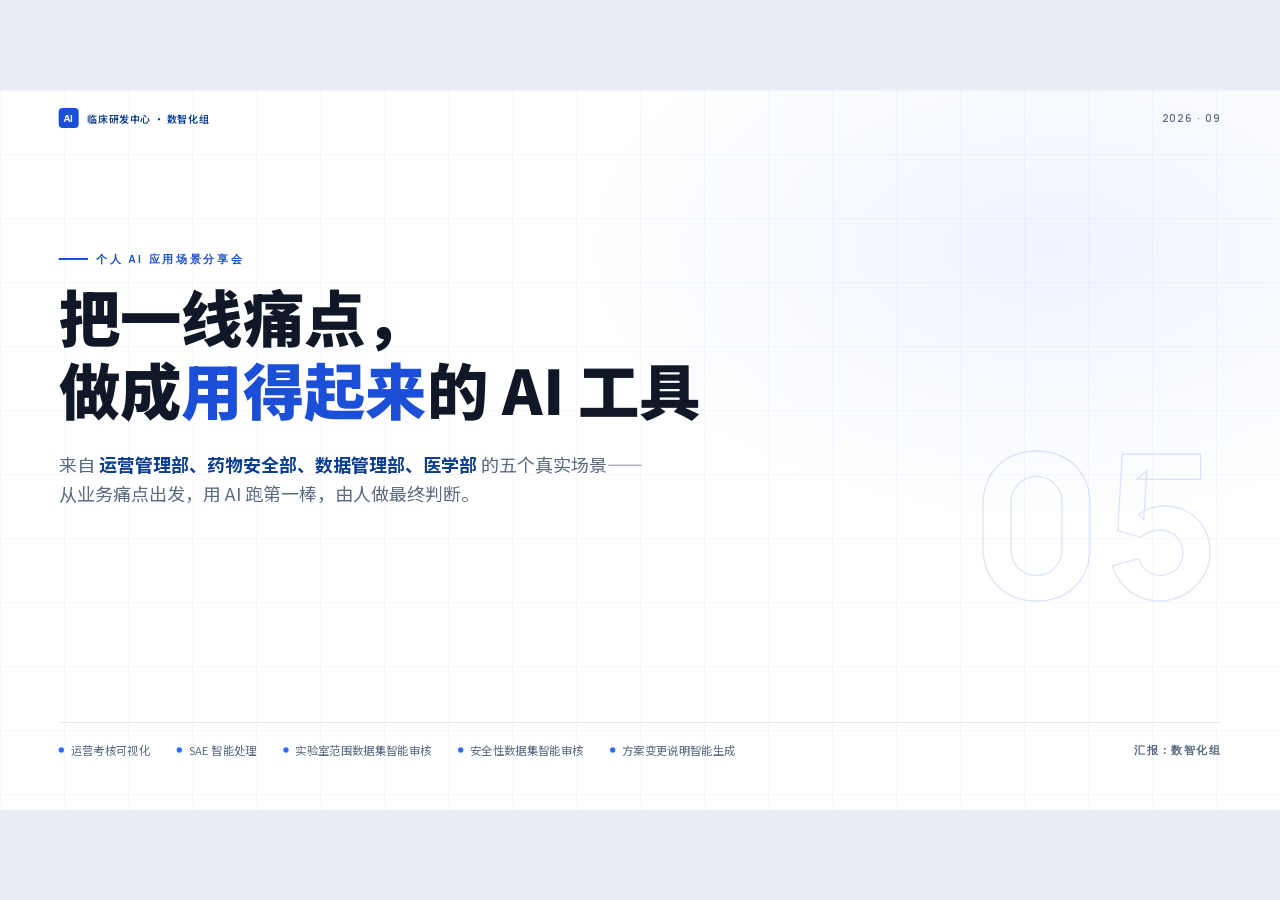
<file: index.html>
<!DOCTYPE html>
<html lang="zh-CN">
<head>
<meta charset="UTF-8">
<meta name="viewport" content="width=device-width, initial-scale=1.0">
<title>临床研发中心 · 个人 AI 应用场景分享</title>
<!-- 字体：Manrope（拉丁/数字） + Noto Sans SC（中文）。
     本地 fonts/ 子集为离线兜底；在线时 Google Fonts CDN 优先。 -->
<link href="fonts/fonts.css" rel="stylesheet">
<link rel="preconnect" href="https://fonts.googleapis.com">
<link rel="preconnect" href="https://fonts.gstatic.com" crossorigin>
<link href="https://fonts.googleapis.com/css2?family=Manrope:wght@400;500;600;700;800&family=Noto+Sans+SC:wght@400;500;700;900&display=swap" rel="stylesheet">
<style>
/* ===========================================
   设计变量（主题）：改这里即可整体换肤
   =========================================== */
:root {
    /* 色彩 —— 白底 + 蓝色主题 */
    --blue-deep: #0b3d91;        /* 深企蓝：标题强调 */
    --blue: #1b4fd8;             /* 主蓝：强调、编号 */
    --blue-bright: #2f6bff;      /* 亮蓝：点缀 */
    --blue-tint: #eef3fd;        /* 浅蓝底：卡片 */
    --blue-tint-2: #e0eafc;      /* 稍深浅蓝底 */
    --ink: #101828;              /* 正文深色 */
    --muted: #5b6b82;            /* 次要文字 */
    --faint: #8a98ad;            /* 更弱文字 */
    --hairline: #d7e0ee;         /* 细分割线 */
    --green: #0f9d6c;            /* 前 30% 绿 */
    --red: #d94343;              /* 后 30% 红 */
    --gold: #c9a227;             /* 金 */
    --teal: #0e9aa8;             /* 青 */
    --rose: #d4568c;             /* 玫 */
    --stage-bg: #e9eef6;         /* 舞台外衬底 */
    --slide-bg: #ffffff;         /* 幻灯片白底 */

    /* 字体 */
    --font-latin: 'Manrope', sans-serif;
    --font-cn: 'Noto Sans SC', sans-serif;

    /* 动效 */
    --ease-out-expo: cubic-bezier(0.16, 1, 0.3, 1);
    --dur: 0.55s;
}

/* ===========================================
   FIXED 16:9 STAGE: MANDATORY BASE STYLES
   （viewport-base.css 全文，禁止删改）
   =========================================== */
html,
body {
    width: 100%;
    height: 100%;
    margin: 0;
    overflow: hidden;
    background: var(--stage-bg, #000);
}
.deck-viewport {
    position: fixed;
    inset: 0;
    overflow: hidden;
    background: var(--stage-bg, #000);
}
.deck-stage {
    position: absolute;
    left: 0;
    top: 0;
    width: 1920px;
    height: 1080px;
    overflow: hidden;
    transform-origin: 0 0;
    background: var(--slide-bg, #fff);
}
.slide {
    position: absolute;
    inset: 0;
    width: 1920px;
    height: 1080px;
    overflow: hidden;
    display: block;
    visibility: hidden;
    opacity: 0;
    pointer-events: none;
    background: var(--slide-bg, #fff);
}
.slide.active,
.slide.visible {
    visibility: visible;
    opacity: 1;
    pointer-events: auto;
    z-index: 1;
}
img,
video,
canvas,
svg {
    max-width: 100%;
    max-height: 100%;
}
.deck-controls {
    position: fixed;
    left: 50%;
    bottom: 22px;
    transform: translateX(-50%);
    z-index: 1000;
}
@media print {
    html,
    body {
        width: 1920px;
        height: auto;
        overflow: visible;
        background: #fff;
    }
    .deck-viewport {
        position: static;
        overflow: visible;
        background: #fff;
    }
    .deck-stage {
        position: static;
        width: auto;
        height: auto;
        transform: none !important;
        background: none;
    }
    .slide {
        position: relative;
        display: block !important;
        visibility: visible !important;
        opacity: 1 !important;
        pointer-events: auto !important;
        width: 1920px;
        height: 1080px;
        break-after: page;
        page-break-after: always;
    }
    .slide:last-child {
        break-after: auto;
        page-break-after: auto;
    }
    .deck-controls {
        display: none !important;
    }
}
@media (prefers-reduced-motion: reduce) {
    *,
    *::before,
    *::after {
        animation-duration: 0.01ms !important;
        transition-duration: 0.2s !important;
    }
}

/* ===========================================
   基础排版
   =========================================== */
* { margin: 0; padding: 0; box-sizing: border-box; }
.slide {
    font-family: var(--font-cn);
    color: var(--ink);
    -webkit-font-smoothing: antialiased;
}
strong { font-weight: 700; color: var(--blue-deep); }
em { font-style: normal; color: var(--blue); font-weight: 700; }

/* ===========================================
   通用装饰：工程网格背景（极淡）
   =========================================== */
.grid-bg {
    position: absolute; inset: 0; pointer-events: none;
    background-image:
        linear-gradient(to right, rgba(27,79,216,0.040) 1px, transparent 1px),
        linear-gradient(to bottom, rgba(27,79,216,0.040) 1px, transparent 1px);
    background-size: 96px 96px;
}
.grid-bg::after {
    content: ''; position: absolute; inset: 0;
    background: radial-gradient(1200px 700px at 82% 22%, rgba(47,107,255,0.08), transparent 60%);
}

/* ===========================================
   通用骨架：顶部 chrome / 标题区 / 底部信息条
   =========================================== */
.slide-chrome {
    position: absolute; top: 0; left: 0; right: 0; height: 84px;
    display: flex; align-items: center; justify-content: space-between;
    padding: 0 88px; border-bottom: 1px solid var(--hairline);
    font-family: var(--font-latin); font-size: 15px; letter-spacing: 0.16em;
    color: var(--muted); font-weight: 600; z-index: 5; background: rgba(255,255,255,0.86);
}
.brand { display: flex; align-items: center; gap: 13px; color: var(--blue-deep); font-family: var(--font-cn); letter-spacing: 0.06em; }
.brand-mark {
    width: 30px; height: 30px; background: var(--blue); color: #fff;
    display: grid; place-items: center; font-size: 14px; font-weight: 800;
    border-radius: 6px; font-family: var(--font-latin); letter-spacing: 0;
}
.chrome-right { display: flex; align-items: center; gap: 14px; }
.chrome-right .crumb { color: var(--faint); }
.chrome-right .crumb b { color: var(--blue); font-weight: 700; }

.slide-foot {
    position: absolute; left: 88px; right: 88px; bottom: 0; height: 64px;
    display: flex; align-items: center; justify-content: space-between;
    border-top: 1px solid var(--hairline);
    font-size: 15px; color: var(--faint); z-index: 5;
    font-family: var(--font-latin); letter-spacing: 0.10em;
}
.slide-foot .foot-cn { font-family: var(--font-cn); letter-spacing: 0.04em; }
.slide-foot .page::before { content: counter(slideNo, decimal-leading-zero) " / 35"; font-weight: 700; color: var(--muted); }
.deck-stage { counter-reset: slideNo; }
.deck-stage .slide { counter-increment: slideNo; }

/* 标题区 */
.slide-head { position: absolute; left: 88px; right: 88px; top: 118px; z-index: 4; }
.eyebrow {
    display: inline-flex; align-items: center; gap: 12px;
    font-family: var(--font-latin); font-size: 16px; font-weight: 700;
    letter-spacing: 0.28em; color: var(--blue); text-transform: uppercase;
    margin-bottom: 18px;
}
.eyebrow::before { content: ''; width: 44px; height: 3px; background: var(--blue); }
.slide-head h2 { font-size: 46px; font-weight: 900; line-height: 1.25; letter-spacing: 0.01em; }
.slide-head h2 .accent { color: var(--blue); }
.slide-head .head-note { margin-top: 12px; font-size: 20px; color: var(--muted); line-height: 1.6; }

/* 内容区：默认占据标题区与底部之间的空间 */
.slide-body { position: absolute; left: 88px; right: 88px; top: 300px; bottom: 92px; z-index: 3; }
.slide-body.tight-head { top: 262px; }

/* ===========================================
   组件：卡片 / 列表 / 数字 / 引用 / 表格 / 流程
   =========================================== */
/* 卡片网格 */
.cards { display: grid; gap: 24px; height: 100%; }
.cards.c2 { grid-template-columns: 1fr 1fr; }
.cards.c3 { grid-template-columns: 1fr 1fr 1fr; }
.cards.c4 { grid-template-columns: repeat(4, 1fr); }
.card {
    background: var(--blue-tint); border: 1px solid var(--hairline);
    border-radius: 14px; padding: 30px 32px; position: relative;
    display: flex; flex-direction: column;
}
.card.plain { background: #fff; }
.card h4 { font-size: 24px; font-weight: 700; color: var(--blue-deep); margin-bottom: 14px; line-height: 1.4; }
.card p, .card li { font-size: 19px; line-height: 1.72; color: var(--ink); }
.card .sub { color: var(--muted); font-size: 18px; }
.card .no {
    font-family: var(--font-latin); font-size: 15px; font-weight: 800; letter-spacing: 0.12em;
    color: var(--blue); margin-bottom: 12px; display: flex; align-items: center; gap: 10px;
}
.card .no::after { content: ''; flex: 1; height: 1px; background: var(--hairline); }

/* 要点列表（蓝色方块符号） */
.blist { list-style: none; }
.blist li { position: relative; padding-left: 30px; margin-bottom: 16px; font-size: 20px; line-height: 1.7; }
.blist li::before { content: ''; position: absolute; left: 2px; top: 12px; width: 10px; height: 10px; background: var(--blue); border-radius: 2px; }
.blist li:last-child { margin-bottom: 0; }
.blist.dense li { font-size: 19px; margin-bottom: 12px; }

/* 大数字统计行 */
.stat-row { display: grid; gap: 24px; }
.stat {
    background: #fff; border: 1px solid var(--hairline); border-radius: 14px;
    padding: 26px 30px; display: flex; flex-direction: column; gap: 8px;
}
.stat .num { font-family: var(--font-latin); font-size: 54px; font-weight: 800; color: var(--blue); line-height: 1.05; }
.stat .num small { font-size: 26px; font-weight: 700; }
.stat .lbl { font-size: 18px; color: var(--muted); line-height: 1.55; }

/* 引用块（左侧蓝条） */
.quote {
    border-left: 5px solid var(--blue); background: var(--blue-tint);
    border-radius: 0 14px 14px 0; padding: 26px 34px;
    font-size: 21px; line-height: 1.75; color: var(--ink);
}
.quote .who { margin-top: 10px; font-size: 16px; color: var(--muted); }

/* 表格 */
.dtable { width: 100%; border-collapse: collapse; font-size: 19px; }
.dtable th {
    text-align: left; background: var(--blue); color: #fff; font-weight: 700;
    padding: 14px 20px; font-size: 18px;
}
.dtable th:first-child { border-radius: 10px 0 0 0; }
.dtable th:last-child { border-radius: 0 10px 0 0; }
.dtable td { padding: 13px 20px; border-bottom: 1px solid var(--hairline); line-height: 1.55; }
.dtable tr:nth-child(even) td { background: #f7fafe; }
.dtable .pct { font-family: var(--font-latin); font-weight: 800; color: var(--blue); }

/* 横向流程条 */
.flow { display: flex; align-items: stretch; gap: 0; }
.flow .step {
    flex: 1; background: #fff; border: 1px solid var(--hairline); border-radius: 14px;
    padding: 24px 24px; position: relative;
}
.flow .step + .step { margin-left: 44px; }
.flow .step + .step::before {
    content: ''; position: absolute; left: -33px; top: 50%; margin-top: -11px;
    width: 22px; height: 22px;
    background: var(--blue);
    clip-path: polygon(0 0, 100% 50%, 0 100%);
}
.flow .step .s-no {
    width: 40px; height: 40px; border-radius: 50%; background: var(--blue); color: #fff;
    font-family: var(--font-latin); font-weight: 800; font-size: 19px;
    display: grid; place-items: center; margin-bottom: 14px;
}
.flow .step h5 { font-size: 21px; font-weight: 700; color: var(--blue-deep); margin-bottom: 10px; line-height: 1.45; }
.flow .step p { font-size: 17px; line-height: 1.65; color: var(--muted); }

/* 图片框 */
.img-frame {
    background: #fff; border: 1px solid var(--hairline); border-radius: 12px;
    padding: 10px; box-shadow: 0 10px 30px rgba(11,61,145,0.08);
    display: flex; flex-direction: column;
}
.img-frame img { width: 100%; height: 100%; object-fit: contain; border-radius: 6px; flex: 1; min-height: 0; }
.img-frame .cap {
    padding: 10px 6px 2px; font-size: 15px; color: var(--muted);
    display: flex; align-items: center; gap: 8px; flex-shrink: 0;
}
.img-frame .cap::before { content: ''; width: 7px; height: 7px; border-radius: 50%; background: var(--blue-bright); flex-shrink: 0; }

/* 标签小丸 */
.pill {
    display: inline-block; background: var(--blue-tint); border: 1px solid var(--hairline);
    color: var(--blue-deep); border-radius: 100px; padding: 6px 18px;
    font-size: 16px; font-weight: 500; margin: 0 8px 8px 0;
}
.pill.solid { background: var(--blue); color: #fff; border-color: var(--blue); }

/* 演示入口按钮 */
.demo-btn {
    display: inline-flex; align-items: center; gap: 12px;
    background: var(--blue); color: #fff; border-radius: 12px;
    padding: 16px 30px; font-size: 19px; font-weight: 700; text-decoration: none;
    box-shadow: 0 8px 22px rgba(27,79,216,0.28);
}
.demo-btn:hover { background: var(--blue-deep); }
.demo-btn .arrow { font-family: var(--font-latin); font-weight: 800; }
.demo-note { font-size: 15px; color: var(--faint); margin-top: 10px; }

/* 两栏布局 */
.two-col { display: grid; grid-template-columns: 1fr 1fr; gap: 40px; height: 100%; }
.two-col.w58 { grid-template-columns: 1.25fr 1fr; }
.two-col.w46 { grid-template-columns: 1fr 1.3fr; }
/* 防止 grid 子项因内容固有尺寸撑破 1920×1080 舞台 */
.two-col > *, .cards > *, .stat-row > * { min-width: 0; min-height: 0; }

/* 色点图例 */
.legend-dot { display: inline-block; width: 14px; height: 14px; border-radius: 4px; margin-right: 10px; vertical-align: -1px; }

/* ===========================================
   入场动画（企业风：快速、克制）
   =========================================== */
.reveal {
    opacity: 0; transform: translateY(26px);
    transition: opacity var(--dur) var(--ease-out-expo), transform var(--dur) var(--ease-out-expo);
}
.slide.visible .reveal { opacity: 1; transform: translateY(0); }
.slide.visible .d1 { transition-delay: 0.06s; } .slide.visible .d2 { transition-delay: 0.16s; }
.slide.visible .d3 { transition-delay: 0.26s; } .slide.visible .d4 { transition-delay: 0.36s; }
.slide.visible .d5 { transition-delay: 0.46s; } .slide.visible .d6 { transition-delay: 0.56s; }
.slide.visible .d7 { transition-delay: 0.66s; } .slide.visible .d8 { transition-delay: 0.76s; }

/* ===========================================
   封面 / 章节页 / 结束页 专用
   =========================================== */
/* 封面大描边数字 */
.side-index {
    position: absolute; right: 88px; top: 46%; transform: translateY(-50%);
    font-family: var(--font-latin); font-weight: 800; font-size: 300px; line-height: 1;
    color: transparent; -webkit-text-stroke: 2px rgba(27,79,216,0.15);
    user-select: none; z-index: 1;
}
/* 章节页 */
.slide-section .sec-no {
    position: absolute; right: 60px; top: 50%; transform: translateY(-50%);
    font-family: var(--font-latin); font-weight: 800; font-size: 460px; line-height: 1;
    color: transparent; -webkit-text-stroke: 2.5px rgba(27,79,216,0.18);
    user-select: none; z-index: 1;
}
.sec-block { position: absolute; left: 88px; top: 300px; width: 1180px; z-index: 3; }
.sec-tag {
    display: inline-flex; align-items: center; gap: 14px; margin-bottom: 34px;
    font-family: var(--font-latin); font-size: 17px; font-weight: 700; letter-spacing: 0.26em; color: var(--blue);
}
.sec-tag::before { content: ''; width: 56px; height: 3px; background: var(--blue); }
.sec-block h2 { font-size: 76px; font-weight: 900; line-height: 1.25; }
.sec-block h2 .accent { color: var(--blue); }
.sec-block .sec-sub { margin-top: 26px; font-size: 24px; color: var(--muted); line-height: 1.65; max-width: 1000px; }
.sec-meta { position: absolute; left: 88px; right: 88px; bottom: 92px; display: flex; gap: 40px; align-items: center; border-top: 1px solid var(--hairline); padding-top: 26px; z-index: 3; }
.sec-meta .m-item { display: flex; align-items: center; gap: 10px; font-size: 18px; color: var(--muted); }
.sec-meta .m-item b { color: var(--blue-deep); font-weight: 700; }
.sec-meta .dot { width: 8px; height: 8px; border-radius: 50%; background: var(--blue-bright); }

/* 进度小刻度（章节页底部 5 段） */
.sec-progress { display: flex; gap: 10px; margin-left: auto; }
.sec-progress i { width: 52px; height: 6px; border-radius: 3px; background: var(--blue-tint-2); }
.sec-progress i.on { background: var(--blue); }

/* 工具封面页（场景内子章节）：与场景封面同族但区分——
   场景封面 = 右侧描边巨数；工具封面 = 左侧实心蓝块编号 + 右侧标题与导览 */
.slide-tool .tool-no {
    position: absolute; left: 88px; top: 218px; bottom: 190px; width: 470px;
    border-radius: 26px; z-index: 2; overflow: hidden;
    background: linear-gradient(155deg, var(--blue) 0%, var(--blue-deep) 78%);
    box-shadow: 0 34px 90px rgba(11,61,145,0.28);
    display: flex; flex-direction: column; justify-content: center; align-items: center;
}
.slide-tool .tool-no::after {
    content: ''; position: absolute; right: -80px; bottom: -80px; width: 280px; height: 280px;
    border: 2px solid rgba(255,255,255,0.16); border-radius: 50%;
}
.slide-tool .tool-no .t-label {
    font-family: var(--font-latin); font-size: 19px; font-weight: 700;
    letter-spacing: 0.34em; color: rgba(255,255,255,0.72);
}
.slide-tool .tool-no .t-num {
    font-family: var(--font-latin); font-size: 148px; font-weight: 800;
    line-height: 1.05; color: #fff; margin-top: 14px;
}
.slide-tool .tool-no .t-bar { width: 66px; height: 5px; border-radius: 3px; background: rgba(255,255,255,0.55); margin-top: 30px; }
.tool-block { position: absolute; left: 640px; right: 88px; top: 218px; z-index: 3; }
.tool-block .sec-tag { margin-bottom: 26px; }
.tool-block h2 { font-size: 62px; font-weight: 900; line-height: 1.3; }
.tool-block h2 .accent { color: var(--blue); }
.tool-block .tool-sub { margin-top: 22px; font-size: 22px; color: var(--muted); line-height: 1.7; max-width: 1060px; }
.tool-agenda { margin-top: 40px; border-top: 1px solid var(--hairline); padding-top: 26px; }
.tool-agenda .ag-title {
    font-family: var(--font-latin); font-size: 15px; font-weight: 700;
    letter-spacing: 0.22em; color: var(--faint); margin-bottom: 16px;
}
.tool-agenda .ag-items { display: flex; flex-wrap: wrap; gap: 12px; }
.tool-agenda .ag {
    display: inline-flex; align-items: center; gap: 9px;
    background: #fff; border: 1px solid var(--hairline); border-radius: 999px;
    padding: 10px 20px; font-size: 18px; color: var(--ink);
}
.tool-agenda .ag b { font-family: var(--font-latin); color: var(--blue); font-weight: 800; font-size: 16px; }

/* ===========================================
   语义图标系统（线性 SVG，浅蓝底方块）
   =========================================== */
.icon-chip {
    width: 48px; height: 48px; border-radius: 12px; flex-shrink: 0;
    background: var(--blue-tint); border: 1px solid var(--hairline);
    display: grid; place-items: center; color: var(--blue);
}
.icon-chip svg { width: 26px; height: 26px; }
/* 深色/彩色卡片上的反白图标块 */
.icon-chip.inv { background: rgba(255,255,255,0.14); border-color: rgba(255,255,255,0.25); color: #fff; }

/* 纵向紧凑步骤条（配 icon）：撑满列高，与右侧图片卡底边对齐 */
.vsteps { display: flex; flex-direction: column; gap: 14px; height: 100%; }
.vstep {
    flex: 1; min-height: 0;
    display: flex; gap: 18px; align-items: center;
    background: #fff; border: 1px solid var(--hairline); border-radius: 14px; padding: 16px 22px;
}
.vstep .vstep-t { flex: 1; min-width: 0; }
.vstep h5 { font-size: 20px; font-weight: 700; color: var(--blue-deep); margin-bottom: 4px; }
.vstep h5 .n { font-family: var(--font-latin); color: var(--blue); font-weight: 800; margin-right: 10px; }
.vstep p { font-size: 16.5px; line-height: 1.6; color: var(--muted); }

/* 计划关键词条（配图下方的 icon 条） */
.plan-chip {
    display: flex; align-items: center; gap: 16px;
    background: #fff; border: 1px solid var(--hairline); border-radius: 14px; padding: 16px 22px;
}
.plan-chip .pc-t { min-width: 0; }
.plan-chip .pc-t b { display: block; font-size: 19px; color: var(--blue-deep); margin-bottom: 3px; }
.plan-chip .pc-t span { font-size: 15.5px; color: var(--muted); line-height: 1.5; }

/* ===========================================
   场景四 · 图标列表 / 中心枢纽图 / 纵向流水线 / 功能点小卡
   =========================================== */
/* 图标要点列表（S28 左栏、S31 右栏复用） */
.blist.iconed li { display: flex; align-items: flex-start; gap: 16px; padding-left: 0; margin-bottom: 24px; }
.blist.iconed li::before { display: none; }
.blist.iconed .li-t { flex: 1; min-width: 0; }
.blist.iconed .li-t .li-h { display: block; font-size: 22px; font-weight: 700; color: var(--blue-deep); margin-bottom: 6px; }
.blist.iconed .li-t .li-p { display: block; font-size: 20px; color: var(--muted); line-height: 1.65; }
.blist.iconed .icon-chip { width: 44px; height: 44px; }
.blist.iconed .icon-chip svg { width: 23px; height: 23px; }
.card .blist.iconed .icon-chip { background: #fff; }

/* S28 深色卡 · 四问清单（半透明图标块） */
.qlist { display: flex; flex-direction: column; gap: 16px; margin-top: 20px; }
.qlist .q { display: flex; align-items: center; gap: 14px; color: #fff; font-size: 20.5px; line-height: 1.55; }
.qlist .q-ic { width: 42px; height: 42px; border-radius: 11px; flex-shrink: 0; display: grid; place-items: center; background: rgba(255,255,255,0.10); border: 1px solid rgba(255,255,255,0.18); color: #9dbcff; }
.qlist .q-ic svg { width: 22px; height: 22px; }
.qlist .q strong { color: #8fb3ff; }

/* S29 五个"要" · 中心枢纽（左 2 卡 + 中央圆盘 + 右 3 卡 + 底部结论条） */
.hub { display: grid; grid-template-columns: 1fr 300px 1fr; gap: 44px; min-height: 0; }
.hub-col { display: flex; flex-direction: column; gap: 16px; min-height: 0; }
.hub-card { flex: 1; min-height: 0; position: relative; padding: 22px 26px; justify-content: center; }
.hub-col-l .hub-card::after { content: ''; position: absolute; right: -45px; top: 50%; width: 45px; height: 2px; background: linear-gradient(90deg, rgba(27,79,216,0.45), var(--hairline)); }
.hub-col-r .hub-card::before { content: ''; position: absolute; left: -45px; top: 50%; width: 45px; height: 2px; background: linear-gradient(270deg, rgba(27,79,216,0.45), var(--hairline)); }
.hc-head { display: flex; align-items: center; gap: 13px; margin-bottom: 10px; }
.hc-head .icon-chip { width: 44px; height: 44px; }
.hc-head .icon-chip svg { width: 23px; height: 23px; }
.hub-card .hc-head h4 { font-size: 25px; margin-bottom: 0; }
.hub-card p { font-size: 20px; line-height: 1.65; }
.hub-core { display: flex; align-items: center; justify-content: center; min-height: 0; }
.hub-disc-wrap { position: relative; width: 292px; height: 292px; display: grid; place-items: center; }
.hub-ring { position: absolute; inset: 0; border-radius: 50%; border: 2.5px dashed rgba(27,79,216,0.4); animation: hubSpin 36s linear infinite; }
@keyframes hubSpin { to { transform: rotate(360deg); } }
.hub-disc { width: 236px; height: 236px; border-radius: 50%; background: linear-gradient(155deg, var(--blue) 0%, var(--blue-deep) 80%); box-shadow: 0 24px 60px rgba(11,61,145,0.25); display: flex; flex-direction: column; justify-content: center; align-items: center; color: #fff; text-align: center; }
.hub-disc .hub-num { font-family: var(--font-latin); font-size: 92px; font-weight: 800; line-height: 1; }
.hub-disc .hub-cap { font-size: 22px; font-weight: 700; margin-top: 8px; }
.hub-disc .hub-sub { font-size: 13px; color: rgba(255,255,255,0.68); margin-top: 8px; font-family: var(--font-latin); letter-spacing: 0.22em; }
.hub-concl { display: flex; align-items: center; gap: 18px; background: linear-gradient(155deg, var(--blue), var(--blue-deep)); border-radius: 14px; padding: 18px 30px; color: #fff; font-size: 21px; box-shadow: 0 18px 44px rgba(11,61,145,0.20); }
.hub-concl strong { color: #cfe0ff; }
.hub-concl .con-ic { width: 44px; height: 44px; border-radius: 11px; flex-shrink: 0; display: grid; place-items: center; background: rgba(255,255,255,0.14); border: 1px solid rgba(255,255,255,0.22); color: #fff; }
.hub-concl .con-ic svg { width: 23px; height: 23px; }

/* S30 纵向流水线（圆形 icon 节点 + 蓝色管道，末节点实心强调） */
.pipe { display: flex; flex-direction: column; gap: 10px; height: 100%; position: relative; }
.pipe::before { content: ''; position: absolute; left: 30.5px; top: 34px; bottom: 34px; width: 3px; border-radius: 2px; background: linear-gradient(180deg, var(--blue), var(--blue-bright)); }
.pipe-step { flex: 1; min-height: 0; display: flex; align-items: center; gap: 20px; position: relative; }
.pipe-node { width: 64px; height: 64px; border-radius: 50%; flex-shrink: 0; background: #fff; border: 2.5px solid var(--blue); display: grid; place-items: center; color: var(--blue); z-index: 1; box-shadow: 0 0 0 6px #fff; }
.pipe-node svg { width: 28px; height: 28px; }
.pipe-step.final .pipe-node { background: linear-gradient(155deg, var(--blue), var(--blue-deep)); color: #fff; border-color: var(--blue-deep); box-shadow: 0 0 0 6px #fff, 0 14px 30px rgba(11,61,145,0.25); }
.pipe-t h5 { font-size: 21px; font-weight: 700; color: var(--blue-deep); margin-bottom: 4px; }
.pipe-t h5 .n { font-family: var(--font-latin); color: var(--blue); font-weight: 800; margin-right: 10px; }
.pipe-t p { font-size: 17.5px; line-height: 1.6; color: var(--muted); }

/* S31 功能点小卡（纵向三层：icon → 标题 → 说明） */
.feat { flex-direction: column; align-items: flex-start; justify-content: center; gap: 13px; padding: 24px 28px; }
.feat .icon-chip { width: 48px; height: 48px; }
.feat .icon-chip svg { width: 24px; height: 24px; }
.feat .feat-t { min-width: 0; }
.feat .feat-t b { display: block; font-size: 23px; color: var(--blue-deep); margin-bottom: 5px; }
.feat .feat-t span { font-size: 19px; color: var(--muted); line-height: 1.55; }

/* ===========================================
   可读性增强 · 场景一（ch1）
   内容层三级梯度：引导标签 → 内容标题 → 正文，逐档放大
   =========================================== */
.ch1 .card h4 { font-size: 29px; }
.ch1 .card p, .ch1 .card li { font-size: 22px; }
.ch1 .card .sub { font-size: 20px; }
.ch1 .vstep h5 { font-size: 24px; }
.ch1 .vstep p { font-size: 19.5px; }
.ch1 .img-frame .cap { font-size: 17px; }
.ch1 .plan-chip .pc-t b { font-size: 22px; }
.ch1 .plan-chip .pc-t span { font-size: 18px; }
.ch1 .demo-btn { font-size: 21px; }
.ch1 .demo-note { font-size: 17px; }
/* 场景二补充：流程步骤 / 标签小丸 / 卡片关键结论条 */
.ch1 .flow .step h5 { font-size: 24px; }
.ch1 .flow .step p { font-size: 19.5px; }
.ch1 .pill { font-size: 18px; padding: 8px 22px; }
.ch1 .card-key {
    margin-top: auto; background: var(--blue); color: #fff;
    border-radius: 10px; padding: 15px 22px;
    font-size: 20px; font-weight: 700; text-align: center; line-height: 1.5;
}
/* 场景三补充：裸列表 / 统计卡 / 数据表 / 引用块 */
.ch1 .blist li { font-size: 22px; }
.ch1 .stat .lbl { font-size: 19.5px; }
.ch1 .big-num { font-size: 48px !important; }
.ch1 .dtable th { font-size: 19px; padding: 16px 20px; }
.ch1 .dtable td { padding: 15px 20px; font-size: 20px; }
.ch1 .quote { font-size: 22px; }
/* 场景四补充：流水线 / 功能点小卡 / 四问清单 */
.ch1 .pipe-t h5 { font-size: 24px; }
.ch1 .pipe-t p { font-size: 19.5px; }
.ch1 .feat .feat-t b { font-size: 24px; }
.ch1 .feat .feat-t span { font-size: 19.5px; }
.ch1 .qlist .q { font-size: 21.5px; }

/* ===========================================
   演示控制条（舞台外）：进度 + 页码
   =========================================== */
.deck-controls {
    display: flex; align-items: center; gap: 16px;
    background: rgba(16,24,40,0.72); backdrop-filter: blur(8px);
    border-radius: 100px; padding: 9px 22px;
    font-family: var(--font-latin); font-size: 13px; color: #cdd8ea;
    opacity: 0; transition: opacity 0.3s;
}
.deck-viewport:hover .deck-controls { opacity: 1; }
.deck-progress { width: 180px; height: 4px; background: rgba(255,255,255,0.22); border-radius: 2px; overflow: hidden; }
.deck-progress i { display: block; height: 100%; background: var(--blue-bright); width: 0; transition: width 0.3s; }

/* ===========================================
   内联编辑（E 键 / 左上角热区）
   =========================================== */
.edit-hotzone { position: fixed; top: 0; left: 0; width: 80px; height: 80px; z-index: 10000; cursor: pointer; }
.edit-toggle {
    position: fixed; top: 18px; left: 18px; z-index: 10001;
    width: 44px; height: 44px; border-radius: 50%; border: none;
    background: var(--blue); color: #fff; font-size: 19px; cursor: pointer;
    box-shadow: 0 6px 18px rgba(27,79,216,0.4);
    opacity: 0; pointer-events: none; transition: opacity 0.3s ease;
}
.edit-toggle.show, .edit-toggle.active { opacity: 1; pointer-events: auto; }
.edit-toggle.active { background: var(--green); }
body.editing .slide.active [contenteditable="true"] { outline: 2px dashed rgba(27,79,216,0.45); outline-offset: 3px; border-radius: 4px; cursor: text; }
.edit-banner {
    position: fixed; top: 20px; left: 50%; transform: translateX(-50%); z-index: 10002;
    background: var(--ink); color: #fff; font-size: 14px; padding: 10px 22px; border-radius: 100px;
    display: none; font-family: var(--font-cn); letter-spacing: 0.05em;
}
body.editing .edit-banner { display: block; }

/* ===========================================
   图片放大浮窗（Lightbox）：点击内容图片放大，点空白 / Esc 关闭
   =========================================== */
.slide img.zoomable { cursor: zoom-in; }
.lb-overlay {
    position: fixed; inset: 0; z-index: 200;
    display: flex; align-items: center; justify-content: center;
    background: rgba(16, 24, 40, 0.42);
    backdrop-filter: blur(14px); -webkit-backdrop-filter: blur(14px);
    opacity: 0; pointer-events: none;
    transition: opacity 0.28s var(--ease-out-expo);
    font-family: var(--font-cn); cursor: zoom-out;
}
.lb-overlay.open { opacity: 1; pointer-events: auto; }
.lb-card {
    background: #fff; border-radius: 18px; padding: 20px 20px 14px;
    max-width: 92vw; max-height: 90vh;
    display: flex; flex-direction: column;
    box-shadow: 0 40px 120px rgba(11, 61, 145, 0.35);
    transform: translateY(18px) scale(0.97);
    transition: transform 0.28s var(--ease-out-expo);
    cursor: default;
}
.lb-overlay.open .lb-card { transform: translateY(0) scale(1); }
.lb-card img {
    display: block; max-width: calc(92vw - 40px); max-height: calc(90vh - 92px);
    object-fit: contain; border-radius: 8px; background: #f4f7fd;
}
.lb-cap { margin-top: 13px; font-size: 16px; color: var(--muted); display: flex; align-items: center; gap: 10px; }
.lb-cap::before { content: ''; width: 7px; height: 7px; border-radius: 50%; background: var(--blue-bright); flex-shrink: 0; }
.lb-close {
    position: absolute; top: 24px; right: 30px; width: 46px; height: 46px;
    border-radius: 50%; border: 1px solid rgba(255,255,255,0.35);
    background: rgba(255,255,255,0.12); color: #fff; font-size: 24px; line-height: 1;
    cursor: pointer; display: grid; place-items: center;
    transition: background 0.2s;
}
.lb-close:hover { background: rgba(255,255,255,0.24); }
</style>
</head>
<body>
<div class="deck-viewport">
<main class="deck-stage" id="deckStage">

<!-- ===========================================
     S1 封面
     =========================================== -->
<section class="slide slide-title">
    <div class="grid-bg"></div>
    <div class="slide-chrome" style="border-bottom: none; background: transparent;">
        <div class="brand reveal d1"><span class="brand-mark">AI</span><span>临床研发中心 · 数智化组</span></div>
        <div class="chrome-right reveal d1">2026 · 09</div>
    </div>
    <div class="side-index reveal d2">05</div>
    <div class="hero" style="position: absolute; left: 88px; top: 236px; width: 1360px; z-index: 3;">
        <div class="eyebrow reveal d2">个人 AI 应用场景分享会</div>
        <h1 class="reveal d3" style="font-size: 92px; line-height: 1.2; font-weight: 900;">把一线痛点，<br>做成<span style="color: var(--blue);">用得起来</span>的 AI 工具</h1>
        <p class="reveal d4" style="margin-top: 36px; font-size: 27px; line-height: 1.65; color: var(--muted); max-width: 1100px;">来自 <strong>运营管理部、药物安全部、数据管理部、医学部</strong> 的五个真实场景——<br>从业务痛点出发，用 AI 跑第一棒，由人做最终判断。</p>
    </div>
    <div class="reveal d5" style="position: absolute; left: 88px; right: 88px; bottom: 78px; display: flex; align-items: center; gap: 40px; padding-top: 28px; border-top: 1px solid var(--hairline); font-size: 17px; color: var(--muted); z-index: 3;">
        <span style="display:flex;align-items:center;gap:10px;"><i style="width:8px;height:8px;border-radius:50%;background:var(--blue-bright);"></i>运营考核可视化</span>
        <span style="display:flex;align-items:center;gap:10px;"><i style="width:8px;height:8px;border-radius:50%;background:var(--blue-bright);"></i>SAE 智能处理</span>
        <span style="display:flex;align-items:center;gap:10px;"><i style="width:8px;height:8px;border-radius:50%;background:var(--blue-bright);"></i>实验室范围数据集智能审核</span>
        <span style="display:flex;align-items:center;gap:10px;"><i style="width:8px;height:8px;border-radius:50%;background:var(--blue-bright);"></i>安全性数据集智能审核</span>
        <span style="display:flex;align-items:center;gap:10px;"><i style="width:8px;height:8px;border-radius:50%;background:var(--blue-bright);"></i>方案变更说明智能生成</span>
        <span style="flex:1;"></span>
        <span style="font-family:var(--font-latin); font-weight:700; letter-spacing:0.1em;">汇报：数智化组</span>
    </div>
</section>

<!-- ===========================================
     S2 汇报总览：五个场景 × 四个部门
     =========================================== -->
<section class="slide">
    <div class="slide-chrome">
        <div class="brand"><span class="brand-mark">AI</span><span>临床研发中心 · 个人 AI 应用场景分享</span></div>
        <div class="chrome-right"><span class="crumb"><b>00</b> 整体介绍</span></div>
    </div>
    <div class="slide-head">
        <div class="eyebrow reveal d1">总览 · OVERVIEW</div>
        <h2 class="reveal d2">五个场景，覆盖 <span class="accent">四个业务部门</span></h2>
    </div>
    <div class="slide-body" style="top: 268px;">
        <div class="cards c3 reveal d3" style="grid-template-columns: repeat(3, 1fr); grid-template-rows: 1fr 1fr; height: auto;">
            <div class="card plain"><div class="no">01 · 运营管理部</div><h4>运营考核可视化</h4><p class="sub">590+ 人、12 个部门的考核：200 多条标准自动核算，结果可视化排名</p></div>
            <div class="card plain"><div class="no">02 · 药物安全部</div><h4>SAE 智能处理</h4><p class="sub">几十页报告表自动抽取 5 类关键信息，从按小时计到按秒计</p></div>
            <div class="card plain"><div class="no">03 · 数据管理部</div><h4>实验室范围数据集智能审核</h4><p class="sub">9 道规则关卡 + AI 二审，核查几百条"正常值范围"尺子</p></div>
            <div class="card plain"><div class="no">04 · 数据管理部</div><h4>安全性数据集智能审核</h4><p class="sub">检查异常 ↔ 不良事件的医学"连线题"，AI 匹配、程序核查、人工仲裁</p></div>
            <div class="card plain"><div class="no">05 · 医学部</div><h4>方案变更说明智能生成</h4><p class="sub">方案比对 → 证据卡片 → 医学判断 → 变更说明成稿，完整闭环</p></div>
            <div class="card" style="background: var(--blue); border-color: var(--blue);">
                <div class="no" style="color:#cfe0ff;">时间分配</div>
                <p style="color:#fff; font-size:20px; line-height:1.9;">整体介绍 <b>2</b> min<br>场景讲解 <b>28</b> min<br>总结反思 <b>3</b> min</p>
            </div>
        </div>
    </div>
    <div class="slide-foot"><span class="foot-cn">数智化组 · 2026-09</span><span class="page"></span></div>
</section>

<!-- ===========================================
     S3 汇报逻辑：共性 + 归属人 + 三段式
     =========================================== -->
<section class="slide">
    <div class="slide-chrome">
        <div class="brand"><span class="brand-mark">AI</span><span>临床研发中心 · 个人 AI 应用场景分享</span></div>
        <div class="chrome-right"><span class="crumb"><b>00</b> 整体介绍</span></div>
    </div>
    <div class="slide-head">
        <div class="eyebrow reveal d1">汇报逻辑 · LOGIC</div>
        <h2 class="reveal d2">以小见大：<span class="accent">痛点 → 解法 → 效果</span></h2>
    </div>
    <div class="slide-body" style="top: 268px;">
        <div class="cards c3 reveal d3" style="height: 300px;">
            <div class="card">
                <div class="no">共性</div>
                <h4>都来自一线业务痛点</h4>
                <p>五个场景有一个共性：<strong>以小见大</strong>——全部来自业务同事亲身经历的一线痛点，不是凭空设想的"AI 秀场"。</p>
            </div>
            <div class="card">
                <div class="no">归属人</div>
                <h4>灵感贡献者 × 自主开发者</h4>
                <p>场景归属人要么是灵感的贡献者，要么是自主开发者——他们都是<strong>善于思考、敢于尝鲜、跑在技术发展第一线</strong>的业务同事。</p>
            </div>
            <div class="card">
                <div class="no">汇报逻辑</div>
                <h4>每个场景讲三件事</h4>
                <p>① 业务痛点是什么；② 我们是怎样通过 AI 解决问题的；③ 最终效果与下一步计划是什么。</p>
            </div>
        </div>
        <div class="flow reveal d4" style="margin-top: 30px;">
            <div class="step"><div class="s-no">1</div><h5>先从业务讲起</h5><p>这个环节在临床试验里是什么、为什么重要</p></div>
            <div class="step"><div class="s-no">2</div><h5>场景痛点</h5><p>过去靠人怎么做，难在哪里、贵在哪里</p></div>
            <div class="step"><div class="s-no">3</div><h5>工具 Workflow</h5><p>AI + 程序怎么把这件事重做一遍</p></div>
            <div class="step"><div class="s-no">4</div><h5>效果与计划</h5><p>实际成效、验证情况与下一步迭代方向</p></div>
        </div>
    </div>
    <div class="slide-foot"><span class="foot-cn">数智化组 · 2026-09</span><span class="page"></span></div>
</section>

<!-- ===========================================
     S4 章节页：场景一 运营考核可视化
     =========================================== -->
<section class="slide slide-section">
    <div class="grid-bg"></div>
    <div class="slide-chrome" style="border-bottom: none; background: transparent;">
        <div class="brand"><span class="brand-mark">AI</span><span>临床研发中心 · 个人 AI 应用场景分享</span></div>
        <div class="chrome-right"><span class="crumb"><b>01</b> 运营管理部</span></div>
    </div>
    <div class="sec-no">01</div>
    <div class="sec-block">
        <div class="sec-tag reveal d1">场景一 · 运营管理部</div>
        <h2 class="reveal d2">运营考核<span class="accent">可视化</span></h2>
        <p class="sec-sub reveal d3">590+ 人、12 个部门、30 多种岗位的绩效考核：200 多条标准固化成表格公式，五路数据一键归集，AI 自动核算，结果可视化呈现。</p>
    </div>
    <div class="sec-meta reveal d4">
        <span class="m-item"><span class="dot"></span>依托工具：<b>AI 工具 + 齐飞工作助手（妙搭）</b></span>
        <span class="m-item"><span class="dot"></span>建议时长：<b>5 min</b></span>
        <div class="sec-progress"><i class="on"></i><i></i><i></i><i></i><i></i></div>
    </div>
</section>

<!-- ===========================================
     S5 场景一 · 业务背景：考核三难
     =========================================== -->
<section class="slide ch1">
    <div class="slide-chrome">
        <div class="brand"><span class="brand-mark">AI</span><span>临床研发中心 · 个人 AI 应用场景分享</span></div>
        <div class="chrome-right"><span class="crumb"><b>01</b> 运营考核可视化</span></div>
    </div>
    <div class="slide-head">
        <div class="eyebrow reveal d1">先从业务讲起 · CONTEXT</div>
        <h2 class="reveal d2">590 多人的考核，难在<span class="accent">三个地方</span></h2>
        <p class="head-note reveal d2">临床研发中心 590 多人、12 个部门、30 多种岗位——绩效考核的复杂性来自规模，更来自差异。</p>
    </div>
    <div class="slide-body">
        <div class="cards c3 reveal d3" style="height: 430px;">
            <div class="card">
                <span class="icon-chip" style="margin-bottom: 18px;"><svg viewBox="0 0 24 24" fill="none" stroke="currentColor" stroke-width="2" stroke-linecap="round" stroke-linejoin="round"><path d="M21.3 15.3a2.4 2.4 0 0 1 0 3.4l-2.6 2.6a2.4 2.4 0 0 1-3.4 0L2.7 8.7a2.4 2.4 0 0 1 0-3.4l2.6-2.6a2.4 2.4 0 0 1 3.4 0Z"/><path d="m14.5 12.5 2-2"/><path d="m11.5 9.5 2-2"/><path d="m8.5 6.5 2-2"/><path d="m17.5 15.5 2-2"/></svg></span>
                <div class="no">难点 ①</div>
                <h4>标准多，且各不相同</h4>
                <p>每个部门一套专属标准，合计 <strong>200 多条</strong>——CRA 的尺子和统计师的尺子完全不是一回事，无法套用同一把量尺。</p>
            </div>
            <div class="card">
                <span class="icon-chip" style="margin-bottom: 18px;"><svg viewBox="0 0 24 24" fill="none" stroke="currentColor" stroke-width="2" stroke-linecap="round" stroke-linejoin="round"><rect x="16" y="16" width="6" height="6" rx="1"/><rect x="2" y="16" width="6" height="6" rx="1"/><rect x="9" y="2" width="6" height="6" rx="1"/><path d="M5 16v-3a1 1 0 0 1 1-1h12a1 1 0 0 1 1 1v3"/><path d="M12 12V8"/></svg></span>
                <div class="no">难点 ②</div>
                <h4>数据散在五处</h4>
                <p>考核数据散在<strong>四套业务系统</strong>：太美 CCP（项目协作）、EDC（数据管理）、eTMF（文档管理）、eQuality（质量管理），外加领导的人工评价——五路数据没有统一入口。</p>
            </div>
            <div class="card">
                <span class="icon-chip" style="margin-bottom: 18px;"><svg viewBox="0 0 24 24" fill="none" stroke="currentColor" stroke-width="2" stroke-linecap="round" stroke-linejoin="round"><circle cx="12" cy="12" r="10"/><circle cx="12" cy="12" r="6"/><circle cx="12" cy="12" r="2"/></svg></span>
                <div class="no">难点 ③</div>
                <h4>最终要汇成一个数</h4>
                <p>五路数据最后要变成每个人头上一个<strong>公平的分数</strong>，既要算得准，也要让大家认。</p>
            </div>
        </div>
        <div class="reveal d4" style="margin-top: 28px; background: var(--ink); border-radius: 14px; padding: 26px 36px; display: flex; align-items: center; gap: 28px;">
            <span style="font-size:22px; color:#9fb4d8; font-weight:500; flex-shrink:0;">考核总分 =</span>
            <span style="font-family:var(--font-latin); font-size:28px; font-weight:800; color:#fff; letter-spacing:0.02em;">基础分 <span style="color:var(--blue-bright);">+</span> 项目评分 <span style="color:var(--blue-bright);">+</span> 综合评价 <span style="color:var(--blue-bright);">+</span> 整体评价</span>
        </div>
    </div>
    <div class="slide-foot"><span class="foot-cn">场景一 · 运营考核可视化</span><span class="page"></span></div>
</section>

<!-- ===========================================
     S6 场景一 · 工具 Workflow：五步闭环
     =========================================== -->
<section class="slide ch1">
    <div class="slide-chrome">
        <div class="brand"><span class="brand-mark">AI</span><span>临床研发中心 · 个人 AI 应用场景分享</span></div>
        <div class="chrome-right"><span class="crumb"><b>01</b> 运营考核可视化</span></div>
    </div>
    <div class="slide-head">
        <div class="eyebrow reveal d1">工具 WORKFLOW</div>
        <h2 class="reveal d2">标准化 → 自动化 → <span class="accent">可视化</span>的考核全流程</h2>
        <p class="head-note reveal d2">依托 AI 工具与齐飞工作助手，把"收数、算分、看结果"整条链路重做一遍。</p>
    </div>
    <div class="slide-body">
        <div class="two-col w46">
            <div class="vsteps reveal d3">
                <div class="vstep"><span class="icon-chip"><svg viewBox="0 0 24 24" fill="none" stroke="currentColor" stroke-width="2" stroke-linecap="round" stroke-linejoin="round"><path d="M15 2H6a2 2 0 0 0-2 2v16a2 2 0 0 0 2 2h12a2 2 0 0 0 2-2V7Z"/><path d="M14 2v4a2 2 0 0 0 2 2h4"/><path d="M8 13h2"/><path d="M14 13h2"/><path d="M8 17h2"/><path d="M14 17h2"/></svg></span><div class="vstep-t"><h5><span class="n">01</span>定制化考核模板</h5><p>12 个部门 12 套专属计算表格，200 余条标准逐条拆解、嵌入自动化公式，规则统一固化</p></div></div>
                <div class="vstep"><span class="icon-chip"><svg viewBox="0 0 24 24" fill="none" stroke="currentColor" stroke-width="2" stroke-linecap="round" stroke-linejoin="round"><polygon points="22 3 2 3 10 12.46 10 19 14 21 14 12.46 22 3"/></svg></span><div class="vstep-t"><h5><span class="n">02</span>多源数据一键归集</h5><p>太美 CCP、EDC、eTMF、eQuality 四大系统及主管评价指标，按预设列项统一导入</p></div></div>
                <div class="vstep"><span class="icon-chip"><svg viewBox="0 0 24 24" fill="none" stroke="currentColor" stroke-width="2" stroke-linecap="round" stroke-linejoin="round"><rect width="16" height="20" x="4" y="2" rx="2"/><line x1="8" x2="16" y1="6" y2="6"/><line x1="16" x2="16" y1="14" y2="18"/><path d="M16 10h.01"/><path d="M12 10h.01"/><path d="M8 10h.01"/><path d="M12 14h.01"/><path d="M8 14h.01"/><path d="M12 18h.01"/><path d="M8 18h.01"/></svg></span><div class="vstep-t"><h5><span class="n">03</span>AI 自动核算分数</h5><p>内嵌公式自动完成全维度核算、分数统计、指标汇总，零人工二次核对，一键生成精准成绩</p></div></div>
                <div class="vstep"><span class="icon-chip"><svg viewBox="0 0 24 24" fill="none" stroke="currentColor" stroke-width="2" stroke-linecap="round" stroke-linejoin="round"><line x1="12" x2="12" y1="20" y2="10"/><line x1="18" x2="18" y1="20" y2="4"/><line x1="6" x2="6" y1="20" y2="16"/></svg></span><div class="vstep-t"><h5><span class="n">04</span>可视化交互展示</h5><p>齐飞工作助手"妙搭"搭建可交互展示系统：数据筛选、同岗位排名、差异化颜色标记</p></div></div>
                <div class="vstep"><span class="icon-chip"><svg viewBox="0 0 24 24" fill="none" stroke="currentColor" stroke-width="2" stroke-linecap="round" stroke-linejoin="round"><circle cx="11" cy="11" r="8"/><path d="m21 21-4.3-4.3"/></svg></span><div class="vstep-t"><h5><span class="n">05</span>结果查询与应用</h5><p>快速筛选部门、岗位、人员数据，直观对比同岗位差异，支撑考核复盘与人员管理</p></div></div>
            </div>
            <div class="img-frame reveal d4">
                <img src="场景一-运营考核可视化-第6页配图-智能考核全流程.png" alt="智能考核全流程：多源数据归集漏斗">
                <div class="cap">多源数据归集漏斗：四大系统 + 主管评价 → AI 标准化清洗与自动核算 → 部门 / 岗位 / 个人三级成绩</div>
            </div>
        </div>
    </div>
    <div class="slide-foot"><span class="foot-cn">场景一 · 运营考核可视化</span><span class="page"></span></div>
</section>

<!-- ===========================================
     S7 场景一 · 可视化亮点与设计理念
     =========================================== -->
<section class="slide ch1">
    <div class="slide-chrome">
        <div class="brand"><span class="brand-mark">AI</span><span>临床研发中心 · 个人 AI 应用场景分享</span></div>
        <div class="chrome-right"><span class="crumb"><b>01</b> 运营考核可视化</span></div>
    </div>
    <div class="slide-head">
        <div class="eyebrow reveal d1">可视化亮点 · HIGHLIGHT</div>
        <h2 class="reveal d2">颜色标记 + 一条明确的<span class="accent">设计红线</span></h2>
    </div>
    <div class="slide-body">
        <div class="two-col w58" style="height: 470px;">
            <div>
                <div class="card plain reveal d3" style="margin-bottom: 24px; padding: 26px 30px;">
                    <h4 style="margin-bottom: 18px;">差异化颜色标记规则</h4>
                    <p style="margin-bottom: 14px;"><span class="legend-dot" style="background: var(--green);"></span><strong style="color: var(--green);">绿色 = 前 30%</strong>　<span class="legend-dot" style="background: var(--red); margin-left: 18px;"></span><strong style="color: var(--red);">红色 = 后 30%</strong></p>
                    <p class="sub" style="margin-bottom: 16px;">只在人数最多的 4 个大部门标注首尾 30%，让两头都被看见。</p>
                    <p style="margin-bottom: 6px;"><span class="legend-dot" style="background: var(--gold);"></span><strong style="color: var(--gold);">金</strong>　<span class="legend-dot" style="background: var(--teal);"></span><strong style="color: var(--teal);">青</strong>　<span class="legend-dot" style="background: var(--rose);"></span><strong style="color: var(--rose);">玫</strong></p>
                    <p class="sub">其余 8 个小部门只标并列前三名，三色标识、简单清晰。</p>
                </div>
                <div class="reveal d4" style="display: flex; align-items: center; gap: 22px;">
                    <a class="demo-btn" href="index02.html" target="_blank" rel="noopener">在线演示系统 <span class="arrow">↗</span></a>
                    <span class="demo-note">本地演示系统（数据已脱敏）<br>index02.html</span>
                </div>
            </div>
            <div class="quote reveal d4" style="align-self: start; font-size: 25px; line-height: 1.85;">
                "我们<strong>不做部门之间的横向比较</strong>——CRA 和统计师没有可比性，硬比只会制造矛盾。<br><br>让优秀的人<em>被看见</em>，让落后的人<em>被提醒</em>，而不是被示众。"
                <div class="who">—— 系统设计原则</div>
            </div>
        </div>
        <div class="stat-row reveal d5" style="grid-template-columns: repeat(3, 1fr); margin-top: 28px;">
            <div class="stat" style="flex-direction: row; align-items: center; gap: 18px;">
                <span class="icon-chip"><svg viewBox="0 0 24 24" fill="none" stroke="currentColor" stroke-width="2" stroke-linecap="round" stroke-linejoin="round"><polygon points="22 3 2 3 10 12.46 10 19 14 21 14 12.46 22 3"/></svg></span>
                <div style="min-width: 0;"><div class="num" style="font-size: 30px;">快速筛选</div><div class="lbl" style="font-size: 19px;">部门、岗位、人员三级数据一键筛选，管理人员随查随看</div></div>
            </div>
            <div class="stat" style="flex-direction: row; align-items: center; gap: 18px;">
                <span class="icon-chip"><svg viewBox="0 0 24 24" fill="none" stroke="currentColor" stroke-width="2" stroke-linecap="round" stroke-linejoin="round"><path d="m16 16 3-8 3 8c-.87.65-1.92 1-3 1s-2.13-.35-3-1Z"/><path d="m2 16 3-8 3 8c-.87.65-1.92 1-3 1s-2.13-.35-3-1Z"/><path d="M7 21h10"/><path d="M12 3v18"/><path d="M3 7h2c2 0 5-1 7-2 2 1 5 2 7 2h2"/></svg></span>
                <div style="min-width: 0;"><div class="num" style="font-size: 30px;">同岗位对比</div><div class="lbl" style="font-size: 19px;">排名只在同一岗位标尺内进行，拒绝跨岗位硬比</div></div>
            </div>
            <div class="stat" style="flex-direction: row; align-items: center; gap: 18px;">
                <span class="icon-chip"><svg viewBox="0 0 24 24" fill="none" stroke="currentColor" stroke-width="2" stroke-linecap="round" stroke-linejoin="round"><circle cx="12" cy="12" r="10"/><line x1="22" x2="18" y1="12" y2="12"/><line x1="6" x2="2" y1="12" y2="12"/><line x1="12" x2="12" y1="6" y2="2"/><line x1="12" x2="12" y1="22" y2="18"/></svg></span>
                <div style="min-width: 0;"><div class="num" style="font-size: 30px;">精准定位</div><div class="lbl" style="font-size: 19px;">颜色标记直接锁定优势人群与待提升人群，优劣一目了然</div></div>
            </div>
        </div>
    </div>
    <div class="slide-foot"><span class="foot-cn">场景一 · 运营考核可视化</span><span class="page"></span></div>
</section>

<!-- ===========================================
     S8 场景一 · 下一步计划
     =========================================== -->
<section class="slide ch1">
    <div class="slide-chrome">
        <div class="brand"><span class="brand-mark">AI</span><span>临床研发中心 · 个人 AI 应用场景分享</span></div>
        <div class="chrome-right"><span class="crumb"><b>01</b> 运营考核可视化</span></div>
    </div>
    <div class="slide-head">
        <div class="eyebrow reveal d1">下一步计划 · NEXT</div>
        <h2 class="reveal d2">从系统迭代到<span class="accent">全域落地</span></h2>
    </div>
    <div class="slide-body">
        <div class="img-frame reveal d3" style="width: 1000px; margin: 0 auto;">
            <img src="场景一-运营考核可视化-第8页配图-下一步计划.png" alt="下一步计划三步走路线图">
            <div class="cap">三步走路线图：近期深度迭代 → 中期全域推广 → 远期场景拓展</div>
        </div>
        <div class="stat-row reveal d4" style="grid-template-columns: repeat(3, 1fr); margin-top: 24px;">
            <div class="plan-chip">
                <span class="icon-chip"><svg viewBox="0 0 24 24" fill="none" stroke="currentColor" stroke-width="2" stroke-linecap="round" stroke-linejoin="round"><path d="M12.22 2h-.44a2 2 0 0 0-2 2v.18a2 2 0 0 1-1 1.73l-.43.25a2 2 0 0 1-2 0l-.15-.08a2 2 0 0 0-2.73.73l-.22.38a2 2 0 0 0 .73 2.73l.15.1a2 2 0 0 1 1 1.72v.51a2 2 0 0 1-1 1.74l-.15.09a2 2 0 0 0-.73 2.73l.22.38a2 2 0 0 0 2.73.73l.15-.08a2 2 0 0 1 2 0l.43.25a2 2 0 0 1 1 1.73V20a2 2 0 0 0 2 2h.44a2 2 0 0 0 2-2v-.18a2 2 0 0 1 1-1.73l.43-.25a2 2 0 0 1 2 0l.15.08a2 2 0 0 0 2.73-.73l.22-.39a2 2 0 0 0-.73-2.73l-.15-.08a2 2 0 0 1-1-1.74v-.5a2 2 0 0 1 1-1.74l.15-.09a2 2 0 0 0 .73-2.73l-.22-.38a2 2 0 0 0-2.73-.73l-.15.08a2 2 0 0 1-2 0l-.43-.25a2 2 0 0 1-1-1.73V4a2 2 0 0 0-2-2z"/><circle cx="12" cy="12" r="3"/></svg></span>
                <div class="pc-t"><b>近期 · 深度迭代</b><span>全流程去 Excel 化：数据直连、一键导入、自动运算、实时生成</span></div>
            </div>
            <div class="plan-chip">
                <span class="icon-chip"><svg viewBox="0 0 24 24" fill="none" stroke="currentColor" stroke-width="2" stroke-linecap="round" stroke-linejoin="round"><path d="M16 21v-2a4 4 0 0 0-4-4H6a4 4 0 0 0-4 4v2"/><circle cx="9" cy="7" r="4"/><path d="M22 21v-2a4 4 0 0 0-3-3.87"/><path d="M16 3.13a4 4 0 0 1 0 7.75"/></svg></span>
                <div class="pc-t"><b>中期 · 全域推广</b><span>成熟经验沉淀为标准流程，覆盖中心全部门、统一考核规范</span></div>
            </div>
            <div class="plan-chip">
                <span class="icon-chip"><svg viewBox="0 0 24 24" fill="none" stroke="currentColor" stroke-width="2" stroke-linecap="round" stroke-linejoin="round"><path d="M4.5 16.5c-1.5 1.26-2 5-2 5s3.74-.5 5-2c.71-.84.7-2.13-.09-2.91a2.18 2.18 0 0 0-2.91-.09z"/><path d="m12 15-3-3a22 22 0 0 1 2-3.95A12.88 12.88 0 0 1 22 2c0 2.72-.78 7.5-6 11a22.35 22.35 0 0 1-4 2z"/><path d="M9 12H4s.55-3.03 2-4c1.62-1.08 5 0 5 0"/><path d="M12 15v5s3.03-.55 4-2c1.08-1.62 0-5 0-5"/></svg></span>
                <div class="pc-t"><b>远期 · 场景拓展</b><span>延伸至指标复盘、成果汇总、岗位对标，打造泛用型数据中枢</span></div>
            </div>
        </div>
    </div>
    <div class="slide-foot"><span class="foot-cn">场景一 · 运营考核可视化</span><span class="page"></span></div>
</section>

<!-- ===========================================
     S9 章节页：场景二 SAE 智能处理
     =========================================== -->
<section class="slide slide-section">
    <div class="grid-bg"></div>
    <div class="slide-chrome" style="border-bottom: none; background: transparent;">
        <div class="brand"><span class="brand-mark">AI</span><span>临床研发中心 · 个人 AI 应用场景分享</span></div>
        <div class="chrome-right"><span class="crumb"><b>02</b> 药物安全部</span></div>
    </div>
    <div class="sec-no">02</div>
    <div class="sec-block">
        <div class="sec-tag reveal d1">场景二 · 药物安全部</div>
        <h2 class="reveal d2">SAE <span class="accent">智能处理</span></h2>
        <p class="sec-sub reveal d3">严重不良事件报告表：9 张表格、几十页的 Word 文档，自动抽取 5 类关键信息并生成规范汇总——原来按小时计的活，现在按秒计。</p>
    </div>
    <div class="sec-meta reveal d4">
        <span class="m-item"><span class="dot"></span>验证情况：<b>10+ 个真实案例跑通</b></span>
        <span class="m-item"><span class="dot"></span>建议时长：<b>5 min</b></span>
        <div class="sec-progress"><i></i><i class="on"></i><i></i><i></i><i></i></div>
    </div>
</section>

<!-- ===========================================
     S10 场景二 · 业务背景：什么是 SAE
     =========================================== -->
<section class="slide ch1">
    <div class="slide-chrome">
        <div class="brand"><span class="brand-mark">AI</span><span>临床研发中心 · 个人 AI 应用场景分享</span></div>
        <div class="chrome-right"><span class="crumb"><b>02</b> SAE 智能处理</span></div>
    </div>
    <div class="slide-head">
        <div class="eyebrow reveal d1">先从业务讲起 · CONTEXT</div>
        <h2 class="reveal d2">安全这条线，<span class="accent">监管盯得最紧</span></h2>
    </div>
    <div class="slide-body">
        <div class="two-col reveal d3" style="height: 460px;">
            <div class="card">
                <span class="icon-chip" style="margin-bottom: 18px;"><svg viewBox="0 0 24 24" fill="none" stroke="currentColor" stroke-width="2" stroke-linecap="round" stroke-linejoin="round"><path d="M12 22s8-4 8-10V5l-8-3-8 3v7c0 6 8 10 8 10Z"/><path d="M12 8v6"/><path d="M9 11h6"/></svg></span>
                <div class="no">业务背景 ①</div>
                <h4>安全，决定了新药"敢不敢用"</h4>
                <p>临床试验招募受试者，按试验方案给药，持续观察疗效和安全性。疗效回答<em>"有没有用"</em>，安全性回答<em>"敢不敢用"</em>。</p>
                <p style="margin-top: 12px;">受试者在试验期间出现<strong>死亡、住院、危及生命</strong>的情况，即为<strong>"严重不良事件"（SAE）</strong>。</p>
                <div class="card-key">SAE：临床试验中最核心的安全指标，监管盯得最紧</div>
            </div>
            <div class="card">
                <span class="icon-chip" style="margin-bottom: 18px;"><svg viewBox="0 0 24 24" fill="none" stroke="currentColor" stroke-width="2" stroke-linecap="round" stroke-linejoin="round"><path d="M5 22h14"/><path d="M5 2h14"/><path d="M17 22v-4.2a2 2 0 0 0-.6-1.4L12 12l-4.4 4.4a2 2 0 0 0-.6 1.4V22"/><path d="M7 2v4.2a2 2 0 0 0 .6 1.4L12 12l4.4-4.4A2 2 0 0 0 17 6.2V2"/></svg></span>
                <div class="no">业务背景 ②</div>
                <h4>严格的法规时效要求</h4>
                <p>一旦发生 SAE，必须在极为严苛的<strong>规定时限</strong>内上报国家药监部门——我们的药物安全部，就是专门<strong>接收、处理、上报</strong>这些事件的部门。</p>
                <div class="card-key">迟报 · 漏报 · 错报，直接定性为重大监管事故</div>
            </div>
        </div>
        <div class="reveal d4" style="margin-top: 26px; background: var(--ink); border-radius: 14px; padding: 24px 36px; display: flex; align-items: center; justify-content: center;">
            <span style="font-size: 23px; color: #fff; font-weight: 600;">药物安全部的数据专员，就是这条生命线上的<span style="color: var(--blue-bright); font-weight: 800;">最后一道人工防线</span>。</span>
        </div>
    </div>
    <div class="slide-foot"><span class="foot-cn">场景二 · SAE 智能处理</span><span class="page"></span></div>
</section>

<!-- ===========================================
     S11 场景二 · 场景痛点
     =========================================== -->
<section class="slide ch1">
    <div class="slide-chrome">
        <div class="brand"><span class="brand-mark">AI</span><span>临床研发中心 · 个人 AI 应用场景分享</span></div>
        <div class="chrome-right"><span class="crumb"><b>02</b> SAE 智能处理</span></div>
    </div>
    <div class="slide-head">
        <div class="eyebrow reveal d1">场景痛点 · PAIN POINTS</div>
        <h2 class="reveal d2">几十页报告表，靠人<span class="accent">逐字誊抄</span></h2>
        <p class="head-note reveal d2">AE 以一份"报告表"的形式从研究中心传来：Word 文档，9 张表格、几十页，把受试者的来龙去脉全装在里面。</p>
    </div>
    <div class="slide-body">
        <div class="two-col w58" style="height: 460px;">
            <div class="card plain reveal d3" style="justify-content: center;">
                <div style="display: flex; align-items: center; gap: 28px;">
                    <img src="场景二-SAE智能处理-第11页配图-复杂的源输入.png" alt="极端复杂的源输入：几十页 Word 报告表堆叠" style="width: 240px; flex-shrink: 0;">
                    <div>
                        <div class="no">数据专员的日常工作</div>
                        <p style="margin-bottom: 14px;">从每份报告表里，把 <strong>5 类关键信息</strong>逐字摘录出来，核对无误，再拼成规范汇总文档：</p>
                        <div>
                            <span class="pill solid">用药情况</span><span class="pill solid">检查检验</span><span class="pill solid">事件详情</span><span class="pill solid">既往病史</span><span class="pill solid">知情同意</span>
                        </div>
                        <p class="sub" style="margin-top: 14px;">用过什么药、做过哪些检查化验、有什么既往病史、事件起因经过、什么时候签的知情同意书。</p>
                    </div>
                </div>
            </div>
            <div>
                <div class="cards" style="grid-template-columns: 1fr; gap: 18px; height: 100%;">
                    <div class="card reveal d3" style="padding: 22px 28px; flex-direction: row; align-items: center; gap: 18px;">
                        <span class="icon-chip"><svg viewBox="0 0 24 24" fill="none" stroke="currentColor" stroke-width="2" stroke-linecap="round" stroke-linejoin="round"><path d="M2 12s3.5-7 10-7 10 7 10 7-3.5 7-10 7-10-7-10-7Z"/><circle cx="12" cy="12" r="3"/></svg></span>
                        <div><h4 style="margin-bottom: 6px; font-size: 25px;">① 纯人工</h4><p class="sub">两份窗口并排，左边报告、右边汇总表，眼睛来回扫</p></div>
                    </div>
                    <div class="card reveal d4" style="padding: 22px 28px; flex-direction: row; align-items: center; gap: 18px;">
                        <span class="icon-chip"><svg viewBox="0 0 24 24" fill="none" stroke="currentColor" stroke-width="2" stroke-linecap="round" stroke-linejoin="round"><path d="m21.7 18-8-14a2 2 0 0 0-3.4 0l-8 14A2 2 0 0 0 4 21h16a2 2 0 0 0 1.7-3Z"/><line x1="12" y1="9" x2="12" y2="13"/><path d="M12 17h.01"/></svg></span>
                        <div><h4 style="margin-bottom: 6px; font-size: 25px;">② 零容错</h4><p class="sub">抄错一个日期、一个剂量单位，传到下游就是事故</p></div>
                    </div>
                    <div class="card reveal d5" style="padding: 22px 28px; flex-direction: row; align-items: center; gap: 18px;">
                        <span class="icon-chip"><svg viewBox="0 0 24 24" fill="none" stroke="currentColor" stroke-width="2" stroke-linecap="round" stroke-linejoin="round"><path d="m12 2 10 5-10 5L2 7l10-5Z"/><path d="m2 12 10 5 10-5"/><path d="m2 17 10 5 10-5"/></svg></span>
                        <div><h4 style="margin-bottom: 6px; font-size: 25px;">③ 会堆量</h4><p class="sub">报告集中来的时候，加班誊抄是常态</p></div>
                    </div>
                </div>
            </div>
        </div>
        <div class="quote reveal d5" style="margin-top: 24px; padding: 22px 32px; font-size: 22px;">
            这类工作恰好符合标准化流程的特征：<strong>从固定的表里、提取固定的字段、按固定的格式拼起来</strong>；量大；又最怕人走神。——这正是 AI 最该接住的环节。
        </div>
    </div>
    <div class="slide-foot"><span class="foot-cn">场景二 · SAE 智能处理</span><span class="page"></span></div>
</section>

<!-- ===========================================
     S12 场景二 · 工具 Workflow + 技术要点①
     =========================================== -->
<section class="slide ch1">
    <div class="slide-chrome">
        <div class="brand"><span class="brand-mark">AI</span><span>临床研发中心 · 个人 AI 应用场景分享</span></div>
        <div class="chrome-right"><span class="crumb"><b>02</b> SAE 智能处理</span></div>
    </div>
    <div class="slide-head">
        <div class="eyebrow reveal d1">工具 WORKFLOW</div>
        <h2 class="reveal d2">按小时计的活，现在<span class="accent">按秒计</span></h2>
    </div>
    <div class="slide-body">
        <div style="display: flex; gap: 24px; align-items: stretch; height: 440px;">
            <div class="card reveal d3" style="width: 296px; flex-shrink: 0; justify-content: center; align-items: center; text-align: center; background: #f4f6fa;">
                <span class="icon-chip" style="margin-bottom: 18px; background: #e9edf4; color: var(--muted);"><svg viewBox="0 0 24 24" fill="none" stroke="currentColor" stroke-width="2" stroke-linecap="round" stroke-linejoin="round"><path d="M5 22h14"/><path d="M5 2h14"/><path d="M17 22v-4.2a2 2 0 0 0-.6-1.4L12 12l-4.4 4.4a2 2 0 0 0-.6 1.4V22"/><path d="M7 2v4.2a2 2 0 0 0 .6 1.4L12 12l4.4-4.4A2 2 0 0 0 17 6.2V2"/></svg></span>
                <h4 style="font-size: 27px; margin-bottom: 4px; color: var(--ink);">传统模式</h4>
                <p style="font-family: var(--font-latin); font-size: 18px; font-weight: 800; color: var(--muted); letter-spacing: 0.04em; margin-bottom: 12px;">按小时计</p>
                <p class="sub" style="font-size: 19.5px;">高度依赖人工誊抄，耗时长且极易出现人为失误</p>
            </div>
            <div class="flow reveal d4" style="flex: 1; align-self: center;">
                <div class="step">
                    <div class="s-no">1</div>
                    <h5>上传报告表</h5>
                    <p>把 SAE 报告表的 Word 文档传给工具</p>
                    <span class="icon-chip" style="width: 40px; height: 40px; border-radius: 10px; margin-top: 14px;"><svg viewBox="0 0 24 24" fill="none" stroke="currentColor" stroke-width="2" stroke-linecap="round" stroke-linejoin="round" style="width: 22px; height: 22px;"><path d="M4 14.9A7 7 0 1 1 15.7 8h1.8a4.5 4.5 0 0 1 2.5 8.2"/><path d="M12 12v9"/><path d="m8 17 4-4 4 4"/></svg></span>
                </div>
                <div class="step">
                    <div class="s-no">2</div>
                    <h5>自动抽取 5 类信息</h5>
                    <p>用药、检查检验、事件详情、病史、知情同意，按详实规则提取</p>
                    <span class="icon-chip" style="width: 40px; height: 40px; border-radius: 10px; margin-top: 14px;"><svg viewBox="0 0 24 24" fill="none" stroke="currentColor" stroke-width="2" stroke-linecap="round" stroke-linejoin="round" style="width: 22px; height: 22px;"><polygon points="22 3 2 3 10 12.46 10 19 14 21 14 12.46 22 3"/></svg></span>
                </div>
                <div class="step">
                    <div class="s-no">3</div>
                    <h5>生成规范汇总 Word</h5>
                    <p>自动拼装成规范汇总文档，供审评、录入、上报使用</p>
                    <span class="icon-chip" style="width: 40px; height: 40px; border-radius: 10px; margin-top: 14px;"><svg viewBox="0 0 24 24" fill="none" stroke="currentColor" stroke-width="2" stroke-linecap="round" stroke-linejoin="round" style="width: 22px; height: 22px;"><path d="M15 2H6a2 2 0 0 0-2 2v16a2 2 0 0 0 2 2h12a2 2 0 0 0 2-2V7Z"/><path d="M14 2v4a2 2 0 0 0 2 2h4"/><path d="m9 15 2 2 4-4"/></svg></span>
                </div>
            </div>
            <div class="card reveal d5" style="width: 296px; flex-shrink: 0; justify-content: center; align-items: center; text-align: center; background: var(--blue); border-color: var(--blue);">
                <span class="icon-chip" style="margin-bottom: 18px; background: rgba(255,255,255,0.16); border-color: rgba(255,255,255,0.32); color: #fff;"><svg viewBox="0 0 24 24" fill="none" stroke="currentColor" stroke-width="2" stroke-linecap="round" stroke-linejoin="round"><path d="M4.5 16.5c-1.5 1.3-2 5-2 5s3.7-.5 5-2c.7-.8.7-2 0-2.8-.8-.7-2-.7-3 0Z"/><path d="m12 15-3-3a22 22 0 0 1 2-3.9A12.9 12.9 0 0 1 22 2c0 2.7-.9 7.5-6.1 11a22 22 0 0 1-3.9 2Z"/><path d="M9 12H4s.6-3.8 2-5c1.6-1.4 5 0 5 0"/><path d="M12 15v5s3.8-.6 5-2c1.4-1.6 0-5 0-5"/></svg></span>
                <h4 style="font-size: 27px; margin-bottom: 4px; color: #fff;">数智模式</h4>
                <p style="font-family: var(--font-latin); font-size: 18px; font-weight: 800; color: #bcd2ff; letter-spacing: 0.04em; margin-bottom: 12px;">按秒计</p>
                <p style="font-size: 19.5px; color: #dbe7ff; line-height: 1.7;">瞬间完成结构化提取，已在 <strong style="color:#fff;">10+</strong> 真实项目中跑通严格验证</p>
            </div>
        </div>
        <div class="card reveal d5" style="margin-top: 26px; padding: 30px 36px;">
            <div class="no">技术要点 ① · 输出稳定性</div>
            <p style="font-size: 20px;">不让大模型直接"看着文档写摘要"——同样的文件问两次，措辞可能就不一样。而是<strong>让 AI 帮我写一套确定性的解析脚本</strong>：同一份文件跑一百次，结果一字不差。</p>
            <p style="font-size: 20px; margin-top: 10px;"><em>可复现、可审计</em>——这正是药物安全这种强合规场景的硬要求。</p>
        </div>
    </div>
    <div class="slide-foot"><span class="foot-cn">场景二 · SAE 智能处理</span><span class="page"></span></div>
</section>

<!-- ===========================================
     S13 场景二 · 技术要点②：细节把控（双图）
     =========================================== -->
<section class="slide ch1">
    <div class="slide-chrome">
        <div class="brand"><span class="brand-mark">AI</span><span>临床研发中心 · 个人 AI 应用场景分享</span></div>
        <div class="chrome-right"><span class="crumb"><b>02</b> SAE 智能处理</span></div>
    </div>
    <div class="slide-head">
        <div class="eyebrow reveal d1">技术要点 ② · 细节把控</div>
        <h2 class="reveal d2">真正的难度，在<span class="accent">细节的把控</span></h2>
        <p class="head-note reveal d2">在一份 9 张表格、几十页的 Word 文档中，按详实的规则去提取、按详实的规则去总结——举两个真实的"坑"。</p>
    </div>
    <div class="slide-body">
        <div class="two-col">
            <div>
                <div class="img-frame reveal d3" style="height: 400px;">
                    <img src="sae智能提取-问题一.jpeg" alt="SAE 报告表勾选框截图">
                    <div class="cap">报告表中的勾选框与特殊字符</div>
                </div>
                <div class="card plain reveal d4" style="margin-top: 20px; padding: 24px 30px; flex-direction: row; align-items: center; gap: 18px;">
                    <span class="icon-chip"><svg viewBox="0 0 24 24" fill="none" stroke="currentColor" stroke-width="2" stroke-linecap="round" stroke-linejoin="round"><rect x="3" y="3" width="18" height="18" rx="2"/><path d="m9 12 2 2 4-4"/></svg></span>
                    <div>
                        <h4 style="font-size: 25px; margin-bottom: 8px;">坑一：勾选框里的特殊字符</h4>
                        <p class="sub">容易把"没勾"当成"已勾"——性别、有没有病史，<strong>全部判反</strong>。</p>
                    </div>
                </div>
            </div>
            <div>
                <div class="img-frame reveal d4" style="height: 400px;">
                    <img src="sae智能提取-问题二.jpeg" alt="SAE 报告表三张相似用药表截图">
                    <div class="cap">三张长得几乎一模一样的用药表</div>
                </div>
                <div class="card plain reveal d5" style="margin-top: 20px; padding: 24px 30px; flex-direction: row; align-items: center; gap: 18px;">
                    <span class="icon-chip"><svg viewBox="0 0 24 24" fill="none" stroke="currentColor" stroke-width="2" stroke-linecap="round" stroke-linejoin="round"><rect x="8" y="8" width="14" height="14" rx="2"/><path d="M4 16V4a2 2 0 0 1 2-2h10"/></svg></span>
                    <div>
                        <h4 style="font-size: 25px; margin-bottom: 8px;">坑二：三张相似的用药表</h4>
                        <p class="sub">其中一张装的是<strong>试验药</strong>——按规定绝不能混进提取结果，这是<em>业务红线</em>。</p>
                    </div>
                </div>
            </div>
        </div>
    </div>
    <div class="slide-foot"><span class="foot-cn">场景二 · SAE 智能处理</span><span class="page"></span></div>
</section>

<!-- ===========================================
     S14 场景二 · 下一步计划
     =========================================== -->
<section class="slide ch1">
    <div class="slide-chrome">
        <div class="brand"><span class="brand-mark">AI</span><span>临床研发中心 · 个人 AI 应用场景分享</span></div>
        <div class="chrome-right"><span class="crumb"><b>02</b> SAE 智能处理</span></div>
    </div>
    <div class="slide-head">
        <div class="eyebrow reveal d1">下一步计划 · NEXT</div>
        <h2 class="reveal d2">从"抄写员"到<span class="accent">"审核员"</span></h2>
    </div>
    <div class="slide-body tight-head">
        <div style="display: flex; gap: 26px; height: 100%;">
            <div class="card plain reveal d3" style="width: 500px; flex-shrink: 0; padding: 28px 34px; justify-content: center;">
                <div class="no" style="justify-content: center;">人类角色的演进</div>
                <div style="background: var(--blue); border-radius: 14px; padding: 24px 26px; text-align: center;">
                    <div style="font-size: 25px; font-weight: 800; color: #fff; margin-bottom: 7px;">高价值的审核员 / 分析师</div>
                    <div style="font-size: 18.5px; color: #cfe0ff;">复核把关 · 医学判断 · 安全性趋势分析</div>
                </div>
                <div style="display: flex; justify-content: center; padding: 12px 0;">
                    <svg width="54" height="72" viewBox="0 0 24 24" fill="none" stroke="var(--blue)" stroke-width="2.4" stroke-linecap="round" stroke-linejoin="round"><line x1="12" y1="21" x2="12" y2="4"/><path d="m5 11 7-7 7 7"/></svg>
                </div>
                <div style="background: #f1f4f9; border: 1px solid var(--hairline); border-radius: 14px; padding: 22px 26px; text-align: center;">
                    <div style="font-size: 23px; font-weight: 700; color: var(--muted); margin-bottom: 6px;">低价值的抄写员</div>
                    <div style="font-size: 18px; color: var(--faint);">誊抄 · 核对 · 加班堆量</div>
                </div>
                <p class="sub" style="margin-top: 20px; text-align: center; font-size: 19px;">机器负责绝对准确的搬运，人类回归高价值的医学判断与安全性趋势分析。</p>
            </div>
            <div style="flex: 1; display: flex; flex-direction: column; gap: 24px; min-width: 0;">
                <div class="card reveal d4" style="flex: 1; justify-content: center; padding: 26px 32px;">
                    <span class="icon-chip" style="margin-bottom: 12px;"><svg viewBox="0 0 24 24" fill="none" stroke="currentColor" stroke-width="2" stroke-linecap="round" stroke-linejoin="round"><rect x="2" y="4" width="20" height="16" rx="2"/><path d="m22 7-10 6L2 7"/></svg></span>
                    <div class="no">短期 · 全自动化常驻监听</div>
                    <h4>接入邮箱 MCP，7 × 24 持续运行</h4>
                    <ul class="blist dense" style="margin-top: 6px;">
                        <li>自动识别邮件中的 SAE 文件</li>
                        <li>自动触发解析、字段抽取、文本组装、结果输出与日志记录全流程</li>
                        <li>人从"抄写员"变成"审核员"：誊抄交给机器，人只做复核</li>
                    </ul>
                </div>
                <div class="card reveal d5" style="flex: 1; background: var(--blue); border-color: var(--blue); justify-content: center; padding: 26px 32px;">
                    <span class="icon-chip" style="margin-bottom: 12px; background: rgba(255,255,255,0.16); border-color: rgba(255,255,255,0.32); color: #fff;"><svg viewBox="0 0 24 24" fill="none" stroke="currentColor" stroke-width="2" stroke-linecap="round" stroke-linejoin="round"><path d="M10 13a5 5 0 0 0 7.5.5l3-3a5 5 0 0 0-7-7l-1.7 1.7"/><path d="M14 11a5 5 0 0 0-7.5-.5l-3 3a5 5 0 0 0 7 7l1.7-1.7"/></svg></span>
                    <div class="no" style="color:#cfe0ff;">远期 · SMART-PV</div>
                    <h4 style="color:#fff;">打通药物警戒业务全链条</h4>
                    <p style="color:#e6efff; font-size: 21px; line-height: 1.8;">聚合 SAE 邮件提取、多人在线审阅、审批传递、智能撰写、智能录入等功能。</p>
                    <div style="margin-top: 16px;">
                        <span class="pill" style="background: rgba(255,255,255,0.16); border-color: rgba(255,255,255,0.3); color:#fff;">邮件提取</span>
                        <span class="pill" style="background: rgba(255,255,255,0.16); border-color: rgba(255,255,255,0.3); color:#fff;">在线审阅</span>
                        <span class="pill" style="background: rgba(255,255,255,0.16); border-color: rgba(255,255,255,0.3); color:#fff;">审批传递</span>
                        <span class="pill" style="background: rgba(255,255,255,0.16); border-color: rgba(255,255,255,0.3); color:#fff;">智能撰写</span>
                        <span class="pill" style="background: rgba(255,255,255,0.16); border-color: rgba(255,255,255,0.3); color:#fff;">智能录入</span>
                    </div>
                </div>
            </div>
        </div>
    </div>
    <div class="slide-foot"><span class="foot-cn">场景二 · SAE 智能处理</span><span class="page"></span></div>
</section>

<!-- ===========================================
     S15 章节页：场景三 数据管理部双工具
     =========================================== -->
<section class="slide slide-section">
    <div class="grid-bg"></div>
    <div class="slide-chrome" style="border-bottom: none; background: transparent;">
        <div class="brand"><span class="brand-mark">AI</span><span>临床研发中心 · 个人 AI 应用场景分享</span></div>
        <div class="chrome-right"><span class="crumb"><b>03</b> 数据管理部</span></div>
    </div>
    <div class="sec-no">03</div>
    <div class="sec-block">
        <div class="sec-tag reveal d1">场景三 · 数据管理部（双工具）</div>
        <h2 class="reveal d2">数据集 <span class="accent">AI 审核</span>双工具</h2>
        <p class="sec-sub reveal d3">实验室范围数据集智能审核 &amp; 安全性数据集智能审核——数据管理工作中两个最"磨人"的核查场景，分别用"规则 + AI"的双层结构重做一遍。</p>
    </div>
    <div class="sec-meta reveal d4">
        <span class="m-item"><span class="dot"></span>工具 3.1：<b>实验室范围数据集智能审核</b></span>
        <span class="m-item"><span class="dot"></span>工具 3.2：<b>安全性数据集智能审核</b></span>
        <span class="m-item"><span class="dot"></span>建议时长：<b>12 min</b></span>
        <div class="sec-progress"><i></i><i></i><i class="on"></i><i></i><i></i></div>
    </div>
</section>

<!-- ===========================================
     S16 场景三 · 业务背景：数据管理的价值
     =========================================== -->
<section class="slide ch1">
    <div class="slide-chrome">
        <div class="brand"><span class="brand-mark">AI</span><span>临床研发中心 · 个人 AI 应用场景分享</span></div>
        <div class="chrome-right"><span class="crumb"><b>03</b> 数据集 AI 审核</span></div>
    </div>
    <div class="slide-head">
        <div class="eyebrow reveal d1">先从业务讲起 · CONTEXT</div>
        <h2 class="reveal d2">数据质量，就是临床试验的<span class="accent">生命线</span></h2>
    </div>
    <div class="slide-body">
        <div class="two-col w58" style="height: 430px;">
            <div>
                <ul class="blist reveal d3">
                    <li>一款新药从实验室走到药房，必须跨过<strong>临床试验</strong>这道门槛：在真实患者身上验证它是否安全、是否有效。</li>
                    <li>试验过程中会产生海量数据——<strong>每一次访视、每一管血、每一项化验指标</strong>都会被记录下来，最终提交给药监部门，作为审批的核心依据。</li>
                    <li>临床试验的本质，就是<em>"用数据证明一款药值得被信任"</em>。</li>
                    <li>数据管理部的职责：确保试验数据<strong>真实、准确、完整、一致</strong>。专业判断由研究者进行，DM 负责让几百个中心报上来的数据口径统一、没有漏错，经得起药监部门的审评。</li>
                </ul>
            </div>
            <div>
                <div class="card reveal d4" style="height: 250px; justify-content: center;">
                    <p style="font-size: 28px; line-height: 1.8; text-align: center;">"数据质量就是<br><strong style="font-size: 34px;">临床试验的生命线</strong>"</p>
                    <p class="sub" style="text-align: center; margin-top: 12px;">—— 行业里的一句话</p>
                </div>
                <div class="card plain reveal d5" style="margin-top: 22px; padding: 22px 28px;">
                    <p style="font-size: 21px;">这项支持保障工作里，有<strong>两个场景最磨人</strong>——今天汇报的两个工具，就分别解决这两个场景。</p>
                </div>
            </div>
        </div>
        <div class="stat-row reveal d5" style="grid-template-columns: repeat(4, 1fr); margin-top: 26px;">
            <div class="stat" style="padding: 20px 26px;"><span class="icon-chip" style="width: 40px; height: 40px; border-radius: 10px; margin-bottom: 0;"><svg viewBox="0 0 24 24" fill="none" stroke="currentColor" stroke-width="2" stroke-linecap="round" stroke-linejoin="round" style="width: 22px; height: 22px;"><path d="M15 2H6a2 2 0 0 0-2 2v16a2 2 0 0 0 2 2h12a2 2 0 0 0 2-2V7Z"/><path d="M14 2v4a2 2 0 0 0 2 2h4"/><circle cx="11" cy="14.5" r="2.5"/><path d="m13.2 16.7 2.3 2.3"/></svg></span><div class="num" style="font-size: 34px;">真实</div><div class="lbl">数据可溯源，经得起核查</div></div>
            <div class="stat" style="padding: 20px 26px;"><span class="icon-chip" style="width: 40px; height: 40px; border-radius: 10px; margin-bottom: 0;"><svg viewBox="0 0 24 24" fill="none" stroke="currentColor" stroke-width="2" stroke-linecap="round" stroke-linejoin="round" style="width: 22px; height: 22px;"><circle cx="12" cy="12" r="10"/><circle cx="12" cy="12" r="6"/><circle cx="12" cy="12" r="2"/></svg></span><div class="num" style="font-size: 34px;">准确</div><div class="lbl">记录无误，与原始凭证相符</div></div>
            <div class="stat" style="padding: 20px 26px;"><span class="icon-chip" style="width: 40px; height: 40px; border-radius: 10px; margin-bottom: 0;"><svg viewBox="0 0 24 24" fill="none" stroke="currentColor" stroke-width="2" stroke-linecap="round" stroke-linejoin="round" style="width: 22px; height: 22px;"><rect x="3" y="3" width="18" height="18" rx="2"/><path d="m9 12 2 2 4-4"/></svg></span><div class="num" style="font-size: 34px;">完整</div><div class="lbl">应收数据一项不缺</div></div>
            <div class="stat" style="padding: 20px 26px;"><span class="icon-chip" style="width: 40px; height: 40px; border-radius: 10px; margin-bottom: 0;"><svg viewBox="0 0 24 24" fill="none" stroke="currentColor" stroke-width="2" stroke-linecap="round" stroke-linejoin="round" style="width: 22px; height: 22px;"><line x1="5" y1="9" x2="19" y2="9"/><line x1="5" y1="15" x2="19" y2="15"/></svg></span><div class="num" style="font-size: 34px;">一致</div><div class="lbl">几百个中心，同一口径</div></div>
        </div>
    </div>
    <div class="slide-foot"><span class="foot-cn">场景三 · 数据集 AI 审核</span><span class="page"></span></div>
</section>

<!-- ===========================================
     S17 工具封面：工具 3.1 实验室范围数据集智能审核
     =========================================== -->
<section class="slide slide-tool">
    <div class="grid-bg"></div>
    <div class="slide-chrome" style="border-bottom: none; background: transparent;">
        <div class="brand"><span class="brand-mark">AI</span><span>临床研发中心 · 个人 AI 应用场景分享</span></div>
        <div class="chrome-right"><span class="crumb"><b>03</b> 数据管理部 · 工具 3.1</span></div>
    </div>
    <div class="tool-no reveal d2">
        <span class="t-label">TOOL</span>
        <span class="t-num">3.1</span>
        <span class="t-bar"></span>
    </div>
    <div class="tool-block">
        <div class="sec-tag reveal d1">场景三 · 工具 3.1</div>
        <h2 class="reveal d2">实验室范围数据集<br><span class="accent">智能审核</span></h2>
        <p class="tool-sub reveal d3">几百条"正常值范围"尺子，过去靠人逐行核对、按天计；现在用"规则初审 + AI 二审"的双层结构，点一下按钮、按分钟拿到完整审核报告。</p>
        <div class="tool-agenda reveal d4">
            <div class="ag-title">本节内容 · CONTENTS</div>
            <div class="ag-items">
                <span class="ag"><b>01</b>场景背景</span>
                <span class="ag"><b>02</b>场景痛点</span>
                <span class="ag"><b>03</b>双层架构</span>
                <span class="ag"><b>04</b>使用方式</span>
                <span class="ag"><b>05</b>三重成效</span>
            </div>
        </div>
    </div>
    <div class="sec-meta reveal d5">
        <span class="m-item"><span class="dot"></span>所属部门：<b>数据管理部</b></span>
        <span class="m-item"><span class="dot"></span>审核结构：<b>规则初审 + AI 二审</b></span>
        <span class="m-item"><span class="dot"></span>建议时长：<b>6 min</b></span>
    </div>
</section>

<!-- ===========================================
     S18 场景三 · 工具3.1背景：一把"尺子"的核对
     =========================================== -->
<section class="slide ch1">
    <div class="slide-chrome">
        <div class="brand"><span class="brand-mark">AI</span><span>临床研发中心 · 个人 AI 应用场景分享</span></div>
        <div class="chrome-right"><span class="crumb"><b>03</b> 工具 3.1 · 实验室范围数据集智能审核</span></div>
    </div>
    <div class="slide-head">
        <div class="eyebrow reveal d1">工具 3.1 · 场景背景</div>
        <h2 class="reveal d2">一把<span class="accent">"尺子"</span>的核对</h2>
        <p class="head-note reveal d2">受试者做血常规、肝功能等实验室检查，拿到一个化验值，怎么判断正常还是异常？靠的是"实验室正常值范围"这把尺子。</p>
    </div>
    <div class="slide-body">
        <div class="cards c4 reveal d3" style="height: 210px;">
            <div class="card" style="padding: 24px 26px;"><span class="icon-chip" style="width: 40px; height: 40px; border-radius: 10px; margin-bottom: 12px;"><svg viewBox="0 0 24 24" fill="none" stroke="currentColor" stroke-width="2" stroke-linecap="round" stroke-linejoin="round" style="width: 22px; height: 22px;"><path d="M10 2v6L4.5 18a2 2 0 0 0 1.8 3h11.4a2 2 0 0 0 1.8-3L14 8V2"/><path d="M8.5 2h7"/><path d="M7 16h10"/></svg></span><h4 style="font-size: 24px;">不同中心实验室</h4><p class="sub">各家用各家的参考范围</p></div>
            <div class="card" style="padding: 24px 26px;"><span class="icon-chip" style="width: 40px; height: 40px; border-radius: 10px; margin-bottom: 12px;"><svg viewBox="0 0 24 24" fill="none" stroke="currentColor" stroke-width="2" stroke-linecap="round" stroke-linejoin="round" style="width: 22px; height: 22px;"><path d="M16 21v-2a4 4 0 0 0-4-4H6a4 4 0 0 0-4 4v2"/><circle cx="9" cy="7" r="4"/><path d="M22 21v-2a4 4 0 0 0-3-3.87"/><path d="M16 3.13a4 4 0 0 1 0 7.75"/></svg></span><h4 style="font-size: 24px;">不同性别</h4><p class="sub">男女标准不一样</p></div>
            <div class="card" style="padding: 24px 26px;"><span class="icon-chip" style="width: 40px; height: 40px; border-radius: 10px; margin-bottom: 12px;"><svg viewBox="0 0 24 24" fill="none" stroke="currentColor" stroke-width="2" stroke-linecap="round" stroke-linejoin="round" style="width: 22px; height: 22px;"><rect x="3" y="4" width="18" height="18" rx="2"/><line x1="16" y1="2" x2="16" y2="6"/><line x1="8" y1="2" x2="8" y2="6"/><line x1="3" y1="10" x2="21" y2="10"/></svg></span><h4 style="font-size: 24px;">不同年龄段</h4><p class="sub">年龄区间各有一套</p></div>
            <div class="card" style="padding: 24px 26px;"><span class="icon-chip" style="width: 40px; height: 40px; border-radius: 10px; margin-bottom: 12px;"><svg viewBox="0 0 24 24" fill="none" stroke="currentColor" stroke-width="2" stroke-linecap="round" stroke-linejoin="round" style="width: 22px; height: 22px;"><path d="M21 12a9 9 0 1 1-2.64-6.36L21 8"/><path d="M21 3v5h-5"/></svg></span><h4 style="font-size: 24px;">随时间换版</h4><p class="sub">同一实验室也会更新版本</p></div>
        </div>
        <div class="two-col" style="margin-top: 26px; height: auto;">
            <div class="card plain reveal d4" style="padding: 24px 30px;">
                <p>这把尺子不是全国统一的一根，而是<strong>"千人千面"</strong>：一个项目下来有<strong>几百条</strong>这样的尺子，每一条都要逐条核查、配置进系统。</p>
            </div>
            <div class="card reveal d5" style="padding: 24px 30px; background: var(--ink); border-color: var(--ink);">
                <p style="color:#fff; line-height: 1.75;"><strong style="color:#8fb3ff;">尺子错了，所有安全性分析跟着错</strong>——异常判成正常，可能漏掉安全风险；正常判成异常，又制造大量无效报警。</p>
            </div>
        </div>
        <div class="stat-row reveal d5" style="grid-template-columns: repeat(3, 1fr); margin-top: 26px;">
            <div class="stat" style="padding: 20px 26px;"><span class="icon-chip" style="width: 40px; height: 40px; border-radius: 10px; margin-bottom: 0;"><svg viewBox="0 0 24 24" fill="none" stroke="currentColor" stroke-width="2" stroke-linecap="round" stroke-linejoin="round" style="width: 22px; height: 22px;"><path d="M21.3 15.3a2.4 2.4 0 0 1 0 3.4l-2.6 2.6a2.4 2.4 0 0 1-3.4 0L2.7 8.7a2.4 2.4 0 0 1 0-3.4l2.6-2.6a2.4 2.4 0 0 1 3.4 0Z"/><path d="m14.5 12.5 2-2"/><path d="m11.5 9.5 2-2"/><path d="m8.5 6.5 2-2"/><path d="m17.5 15.5 2-2"/></svg></span><div class="num" style="font-size: 38px;">几百<small>条</small></div><div class="lbl">一个项目累积的正常值范围"尺子"数量</div></div>
            <div class="stat" style="padding: 20px 26px;"><span class="icon-chip" style="width: 40px; height: 40px; border-radius: 10px; margin-bottom: 0;"><svg viewBox="0 0 24 24" fill="none" stroke="currentColor" stroke-width="2" stroke-linecap="round" stroke-linejoin="round" style="width: 22px; height: 22px;"><path d="m3 17 2 2 4-4"/><path d="m3 7 2 2 4-4"/><path d="M13 6h8"/><path d="M13 12h8"/><path d="M13 18h8"/></svg></span><div class="num" style="font-size: 38px;">十几<small>项</small></div><div class="lbl">性别、年龄区间、时间逻辑等人工检查点</div></div>
            <div class="stat" style="padding: 20px 26px;"><span class="icon-chip" style="width: 40px; height: 40px; border-radius: 10px; margin-bottom: 0;"><svg viewBox="0 0 24 24" fill="none" stroke="currentColor" stroke-width="2" stroke-linecap="round" stroke-linejoin="round" style="width: 22px; height: 22px;"><path d="M3 7V5a2 2 0 0 1 2-2h2"/><path d="M17 3h2a2 2 0 0 1 2 2v2"/><path d="M21 17v2a2 2 0 0 1-2 2h-2"/><path d="M7 21H5a2 2 0 0 1-2-2v-2"/><line x1="7" y1="12" x2="17" y2="12"/></svg></span><div class="num" style="font-size: 38px;">逐条</div><div class="lbl">每条尺子都要人工逐条核查、配置进系统</div></div>
        </div>
    </div>
    <div class="slide-foot"><span class="foot-cn">场景三 · 工具 3.1 · 实验室范围数据集智能审核</span><span class="page"></span></div>
</section>

<!-- ===========================================
     S19 场景三 · 工具3.1痛点：五座大山 + 问题分布表
     =========================================== -->
<section class="slide ch1">
    <div class="slide-chrome">
        <div class="brand"><span class="brand-mark">AI</span><span>临床研发中心 · 个人 AI 应用场景分享</span></div>
        <div class="chrome-right"><span class="crumb"><b>03</b> 工具 3.1 · 实验室范围数据集智能审核</span></div>
    </div>
    <div class="slide-head">
        <div class="eyebrow reveal d1">工具 3.1 · 场景痛点</div>
        <h2 class="reveal d2">人工逐行核对，压着<span class="accent">"五座大山"</span></h2>
    </div>
    <div class="slide-body tight-head">
        <div class="reveal d3" style="display: grid; grid-template-columns: repeat(5, 1fr); gap: 18px;">
            <div class="card plain" style="padding: 22px 22px;">
                <span class="icon-chip" style="width: 42px; height: 42px; border-radius: 10px; margin-bottom: 12px;"><svg viewBox="0 0 24 24" fill="none" stroke="currentColor" stroke-width="2" stroke-linecap="round" stroke-linejoin="round" style="width: 23px; height: 23px;"><path d="M12 5a3 3 0 1 0-5.997.125 4 4 0 0 0-2.526 5.77 4 4 0 0 0 .556 6.588A4 4 0 1 0 12 18Z"/><path d="M12 5a3 3 0 1 1 5.997.125 4 4 0 0 1 2.526 5.77 4 4 0 0 1-.556 6.588A4 4 0 1 1 12 18Z"/><path d="M12 5v13"/></svg></span>
                <h4 style="font-size: 25px; margin-bottom: 8px;">规则多</h4>
                <p class="sub" style="font-size: 18.5px;">性别、连续性、时间重叠等十几项检查点，全靠人脑记</p>
            </div>
            <div class="card plain" style="padding: 22px 22px;">
                <span class="icon-chip" style="width: 42px; height: 42px; border-radius: 10px; margin-bottom: 12px;"><svg viewBox="0 0 24 24" fill="none" stroke="currentColor" stroke-width="2" stroke-linecap="round" stroke-linejoin="round" style="width: 23px; height: 23px;"><path d="m12 2 10 5-10 5L2 7l10-5Z"/><path d="m2 12 10 5 10-5"/><path d="m2 17 10 5 10-5"/></svg></span>
                <h4 style="font-size: 25px; margin-bottom: 8px;">量大</h4>
                <p class="sub" style="font-size: 18.5px;">几百条记录逐行比对，疲劳作业错误率就上来</p>
            </div>
            <div class="card plain" style="padding: 22px 22px;">
                <span class="icon-chip" style="width: 42px; height: 42px; border-radius: 10px; margin-bottom: 12px;"><svg viewBox="0 0 24 24" fill="none" stroke="currentColor" stroke-width="2" stroke-linecap="round" stroke-linejoin="round" style="width: 23px; height: 23px;"><path d="M12 2v20"/><path d="M12 5h7l2.5 2.5L19 10h-7V5Z"/><path d="M12 11H5l-2.5 2.5L5 16h7v-5Z"/></svg></span>
                <h4 style="font-size: 25px; margin-bottom: 8px;">标准散</h4>
                <p class="sub" style="font-size: 18.5px;">范围合不合理全凭个人经验，同一数据评价因人而异</p>
            </div>
            <div class="card plain" style="padding: 22px 22px;">
                <span class="icon-chip" style="width: 42px; height: 42px; border-radius: 10px; margin-bottom: 12px;"><svg viewBox="0 0 24 24" fill="none" stroke="currentColor" stroke-width="2" stroke-linecap="round" stroke-linejoin="round" style="width: 23px; height: 23px;"><path d="M21 11.5a8.38 8.38 0 0 1-.9 3.8 8.5 8.5 0 0 1-7.6 4.7 8.38 8.38 0 0 1-3.8-.9L3 21l1.9-5.7a8.38 8.38 0 0 1-.9-3.8 8.5 8.5 0 0 1 4.7-7.6 8.38 8.38 0 0 1 3.8-.9h.5a8.48 8.48 0 0 1 8 8v.5Z"/><path d="M8 10.5h.01"/><path d="M12 10.5h.01"/><path d="M16 10.5h.01"/></svg></span>
                <h4 style="font-size: 25px; margin-bottom: 8px;">沟通长</h4>
                <p class="sub" style="font-size: 18.5px;">发现问题后与一线 CRA 平均往返 2.5 次以上</p>
            </div>
            <div class="card plain" style="padding: 22px 22px;">
                <span class="icon-chip" style="width: 42px; height: 42px; border-radius: 10px; margin-bottom: 12px;"><svg viewBox="0 0 24 24" fill="none" stroke="currentColor" stroke-width="2" stroke-linecap="round" stroke-linejoin="round" style="width: 23px; height: 23px;"><path d="m18.84 12.25 1.72-1.71a5 5 0 0 0-7.07-7.07l-1.72 1.71"/><path d="m5.17 11.75-1.72 1.71a5 5 0 0 0 7.07 7.07l1.71-1.71"/><line x1="8" y1="2" x2="8" y2="5"/><line x1="2" y1="8" x2="5" y2="8"/><line x1="16" y1="19" x2="16" y2="22"/><line x1="19" y1="16" x2="22" y2="16"/></svg></span>
                <h4 style="font-size: 25px; margin-bottom: 8px;">经验断</h4>
                <p class="sub" style="font-size: 18.5px;">项目周期长、人员流动大，审核标准随之断层</p>
            </div>
        </div>
        <div style="display: flex; gap: 24px; margin-top: 24px; align-items: stretch;">
            <div class="reveal d4" style="flex: 1; min-width: 0;">
                <table class="dtable">
                    <thead><tr><th colspan="3">表 1 · 人工核查发现的问题分布</th></tr></thead>
                    <tbody>
                        <tr><td>检查项缺失或名称错误</td><td class="pct">60%</td><td style="color: var(--muted); font-size: 18px;">漏报检测项、名称与标准不符</td></tr>
                        <tr><td>重复记录</td><td class="pct">8%</td><td style="color: var(--muted); font-size: 18px;">同一条件出现完全相同的两条</td></tr>
                        <tr><td>逻辑错误</td><td class="pct">7%</td><td style="color: var(--muted); font-size: 18px;">下限大于上限等</td></tr>
                        <tr><td>范围和单位不合理</td><td class="pct">5%</td><td style="color: var(--muted); font-size: 18px;">超出医学常识的取值</td></tr>
                        <tr><td>其他问题</td><td class="pct">20%</td><td style="color: var(--muted); font-size: 18px;">日期重合、年龄区间断档等</td></tr>
                    </tbody>
                </table>
            </div>
            <div class="card reveal d5" style="width: 470px; flex-shrink: 0; justify-content: center; background: var(--blue-tint); border-color: var(--blue);">
                <div class="no">问题分布的启示</div>
                <p style="font-family:var(--font-latin); font-size: 58px; font-weight: 800; color: var(--blue); line-height: 1.1; margin-bottom: 10px;">60%</p>
                <p style="font-size: 20px;">的问题集中在<strong>"检查项缺失或名称错误"</strong>——最高频的错误，恰恰最适合交给规则固化。</p>
            </div>
        </div>
    </div>
    <div class="slide-foot"><span class="foot-cn">场景三 · 工具 3.1 · 实验室范围数据集智能审核</span><span class="page"></span></div>
</section>

<!-- ===========================================
     S20 场景三 · 工具3.1架构：规则初审 + AI 二审
     =========================================== -->
<section class="slide ch1">
    <div class="slide-chrome">
        <div class="brand"><span class="brand-mark">AI</span><span>临床研发中心 · 个人 AI 应用场景分享</span></div>
        <div class="chrome-right"><span class="crumb"><b>03</b> 工具 3.1 · 实验室范围数据集智能审核</span></div>
    </div>
    <div class="slide-head">
        <div class="eyebrow reveal d1">工具 3.1 · WORKFLOW</div>
        <h2 class="reveal d2">"规则初审 + <span class="accent">AI 二审</span>"的双层结构</h2>
    </div>
    <div class="slide-body">
        <div class="two-col w58">
            <div>
                <div class="card plain reveal d3" style="padding: 24px 28px; margin-bottom: 20px;">
                    <span class="icon-chip" style="margin-bottom: 14px;"><svg viewBox="0 0 24 24" fill="none" stroke="currentColor" stroke-width="2" stroke-linecap="round" stroke-linejoin="round"><path d="M12 22s8-4 8-10V5l-8-3-8 3v7c0 6 8 10 8 10Z"/><path d="m9 12 2 2 4-4"/></svg></span>
                    <div class="no">第一层 · 9 道规则关卡</div>
                    <p style="margin-bottom: 12px;">把过去靠人脑记忆的检查点<strong>固化成程序</strong>：</p>
                    <div>
                        <span class="pill">缺失值</span><span class="pill">单位缺失</span><span class="pill">上下限逻辑</span><span class="pill">重复记录</span><span class="pill">范围不一致</span><span class="pill">性别描述</span><span class="pill">日期逻辑</span><span class="pill">年龄区间连续性</span><span class="pill">日期重合</span>
                    </div>
                    <p class="sub" style="margin-top: 12px;">核心原则：同一检测项、同一实验室、同一年龄段、同一时间段、同一性别，<strong>有且只能有一套标准值</strong>。</p>
                </div>
                <div class="card reveal d4" style="padding: 24px 28px;">
                    <span class="icon-chip" style="margin-bottom: 14px;"><svg viewBox="0 0 24 24" fill="none" stroke="currentColor" stroke-width="2" stroke-linecap="round" stroke-linejoin="round"><path d="M12 3l1.9 5.8 5.8 1.9-5.8 1.9L12 18.4l-1.9-5.8-5.8-1.9 5.8-1.9L12 3Z"/><path d="M19 2v4"/><path d="M21 4h-4"/></svg></span>
                    <div class="no">第二层 · AI 审核员</div>
                    <p>负责规则覆盖不了的<strong>"合理性"判断</strong>——某个检测项的范围和单位在医学上到底对不对，由大模型给出判断和依据。</p>
                    <div class="card-key" style="margin-top: 18px;">规则管"对不对得上"，AI 管"合不合理"</div>
                </div>
            </div>
            <div class="img-frame reveal d4">
                <img src="实验室正常值范围智能审核工具-04.jpeg" alt="标准化检查项范围参照表知识库">
                <div class="cap">知识库《标准化检查项范围参照表》：名称标准化 → 单位规范化 → 范围合理性审核 → 输出审核结论</div>
            </div>
        </div>
    </div>
    <div class="slide-foot"><span class="foot-cn">场景三 · 工具 3.1 · 实验室范围数据集智能审核</span><span class="page"></span></div>
</section>

<!-- ===========================================
     S21 场景三 · 工具3.1操作：四步使用 + 界面
     =========================================== -->
<section class="slide ch1">
    <div class="slide-chrome">
        <div class="brand"><span class="brand-mark">AI</span><span>临床研发中心 · 个人 AI 应用场景分享</span></div>
        <div class="chrome-right"><span class="crumb"><b>03</b> 工具 3.1 · 实验室范围数据集智能审核</span></div>
    </div>
    <div class="slide-head">
        <div class="eyebrow reveal d1">工具 3.1 · 使用方式</div>
        <h2 class="reveal d2">使用非常简单，一共<span class="accent">四步</span></h2>
    </div>
    <div class="slide-body">
        <div class="flow reveal d3" style="margin-bottom: 26px;">
            <div class="step"><div class="s-no">1</div><h5>准备文件</h5><p>放入百奥知 4.1 标准化模板和 CRA 提交的收集表，自动识别数据范围和列名</p><span class="icon-chip" style="width: 40px; height: 40px; border-radius: 10px; margin-top: 14px;"><svg viewBox="0 0 24 24" fill="none" stroke="currentColor" stroke-width="2" stroke-linecap="round" stroke-linejoin="round" style="width: 22px; height: 22px;"><path d="M20 20a2 2 0 0 0 2-2V8a2 2 0 0 0-2-2h-7.9a2 2 0 0 1-1.69-.9L9.6 3.9A2 2 0 0 0 7.93 3H4a2 2 0 0 0-2 2v13a2 2 0 0 0 2 2Z"/></svg></span></div>
            <div class="step"><div class="s-no">2</div><h5>运行分析</h5><p>一键跑完全部 9 大核查规则和 AI 分析</p><span class="icon-chip" style="width: 40px; height: 40px; border-radius: 10px; margin-top: 14px;"><svg viewBox="0 0 24 24" fill="none" stroke="currentColor" stroke-width="2" stroke-linecap="round" stroke-linejoin="round" style="width: 22px; height: 22px;"><circle cx="12" cy="12" r="10"/><polygon points="10 8 16 12 10 16 10 8"/></svg></span></div>
            <div class="step"><div class="s-no">3</div><h5>查看报告</h5><p>AI 给出每条问题的分析摘要——AI 找问题、给建议，最终拍板的还是"人"</p><span class="icon-chip" style="width: 40px; height: 40px; border-radius: 10px; margin-top: 14px;"><svg viewBox="0 0 24 24" fill="none" stroke="currentColor" stroke-width="2" stroke-linecap="round" stroke-linejoin="round" style="width: 22px; height: 22px;"><path d="M15 2H6a2 2 0 0 0-2 2v16a2 2 0 0 0 2 2h12a2 2 0 0 0 2-2V7Z"/><path d="M14 2v4a2 2 0 0 0 2 2h4"/><path d="M16 13H8"/><path d="M16 17H8"/><path d="M10 9H8"/></svg></span></div>
            <div class="step"><div class="s-no">4</div><h5>导出结果</h5><p>一键生成三个 Sheet：标记数据、错误报告、可直接导入百奥知 4.1 的标准格式</p><span class="icon-chip" style="width: 40px; height: 40px; border-radius: 10px; margin-top: 14px;"><svg viewBox="0 0 24 24" fill="none" stroke="currentColor" stroke-width="2" stroke-linecap="round" stroke-linejoin="round" style="width: 22px; height: 22px;"><path d="M21 15v4a2 2 0 0 1-2 2H5a2 2 0 0 1-2-2v-4"/><polyline points="7 10 12 15 17 10"/><line x1="12" y1="15" x2="12" y2="3"/></svg></span></div>
        </div>
        <div style="display: grid; grid-template-columns: 1.15fr 1fr 1fr; gap: 24px; height: 372px;">
            <div class="img-frame reveal d4">
                <img src="实验室正常值范围智能审核工具-01.jpeg" alt="实验室正常值范围分析工具界面">
                <div class="cap">工具界面：选择标准文件与 CRA 申请文件，点击"运行分析"</div>
            </div>
            <div class="img-frame reveal d5">
                <img src="实验室正常值范围智能审核工具-03.jpeg" alt="集团内部平台上的实验室范围审核 AI 工作流">
                <div class="cap">集团内部平台上的"实验室范围审核 AI"工作流配置</div>
            </div>
            <div class="img-frame reveal d6">
                <img src="实验室正常值范围智能审核工具-02.jpeg" alt="导出的标记数据与 AI 分析结果">
                <div class="cap">导出结果：逐行标记 + AI 分析异常原因，附行号与依据</div>
            </div>
        </div>
    </div>
    <div class="slide-foot"><span class="foot-cn">场景三 · 工具 3.1 · 实验室范围数据集智能审核</span><span class="page"></span></div>
</section>

<!-- ===========================================
     S22 场景三 · 工具3.1成效
     =========================================== -->
<section class="slide ch1">
    <div class="slide-chrome">
        <div class="brand"><span class="brand-mark">AI</span><span>临床研发中心 · 个人 AI 应用场景分享</span></div>
        <div class="chrome-right"><span class="crumb"><b>03</b> 工具 3.1 · 实验室范围数据集智能审核</span></div>
    </div>
    <div class="slide-head">
        <div class="eyebrow reveal d1">工具 3.1 · 疗效成果</div>
        <h2 class="reveal d2">效率、标准、沟通，<span class="accent">三重改善</span></h2>
    </div>
    <div class="slide-body">
        <div class="cards c3" style="height: 470px;">
            <div class="card reveal d3" style="justify-content: center;">
                <span class="icon-chip" style="margin-bottom: 18px;"><svg viewBox="0 0 24 24" fill="none" stroke="currentColor" stroke-width="2" stroke-linecap="round" stroke-linejoin="round"><polygon points="13 2 3 14 12 14 11 22 21 10 12 10 13 2"/></svg></span>
                <div class="no">成效 ① · 效率</div>
                <p class="big-num" style="font-family:var(--font-latin); font-size: 44px; font-weight: 800; color: var(--blue); line-height: 1.15; margin-bottom: 12px;">天 → 分钟</p>
                <p>过去几百条记录逐行核查要<strong>按天算</strong>，现在点一下按钮、<strong>按分钟计</strong>就能拿到完整报告。</p>
            </div>
            <div class="card reveal d4" style="justify-content: center;">
                <span class="icon-chip" style="margin-bottom: 18px;"><svg viewBox="0 0 24 24" fill="none" stroke="currentColor" stroke-width="2" stroke-linecap="round" stroke-linejoin="round"><path d="M4 15s1-1 4-1 5 2 8 2 4-1 4-1V3s-1 1-4 1-5-2-8-2-4 1-4 1Z"/><line x1="4" y1="22" x2="4" y2="15"/></svg></span>
                <div class="no">成效 ② · 标准</div>
                <p class="big-num" style="font-family:var(--font-latin); font-size: 44px; font-weight: 800; color: var(--blue); line-height: 1.15; margin-bottom: 12px;">同一起跑线</p>
                <p>审核标准被 AI 拉到同一起跑线，<strong>新人第一天</strong>就能按资深员工的标准干活。</p>
            </div>
            <div class="card reveal d5" style="justify-content: center;">
                <span class="icon-chip" style="margin-bottom: 18px;"><svg viewBox="0 0 24 24" fill="none" stroke="currentColor" stroke-width="2" stroke-linecap="round" stroke-linejoin="round"><path d="M21 15a2 2 0 0 1-2 2H7l-4 4V5a2 2 0 0 1 2-2h14a2 2 0 0 1 2 2Z"/></svg></span>
                <div class="no">成效 ③ · 沟通</div>
                <p class="big-num" style="font-family:var(--font-latin); font-size: 44px; font-weight: 800; color: var(--blue); line-height: 1.15; margin-bottom: 12px;">一次性反馈</p>
                <p>问题一次性集中反馈、<strong>附行号和 AI 分析依据</strong>，CRA 照着改就行，来回拉扯大幅减少。</p>
            </div>
        </div>
    </div>
    <div class="slide-foot"><span class="foot-cn">场景三 · 工具 3.1 · 实验室范围数据集智能审核</span><span class="page"></span></div>
</section>

<!-- ===========================================
     S23 工具封面：工具 3.2 安全性数据集智能审核
     =========================================== -->
<section class="slide slide-tool">
    <div class="grid-bg"></div>
    <div class="slide-chrome" style="border-bottom: none; background: transparent;">
        <div class="brand"><span class="brand-mark">AI</span><span>临床研发中心 · 个人 AI 应用场景分享</span></div>
        <div class="chrome-right"><span class="crumb"><b>03</b> 数据管理部 · 工具 3.2</span></div>
    </div>
    <div class="tool-no reveal d2">
        <span class="t-label">TOOL</span>
        <span class="t-num">3.2</span>
        <span class="t-bar"></span>
    </div>
    <div class="tool-block">
        <div class="sec-tag reveal d1">场景三 · 工具 3.2</div>
        <h2 class="reveal d2">安全性数据集<br><span class="accent">智能审核</span></h2>
        <p class="tool-sub reveal d3">检查异常 ↔ 不良事件的医学"连线题"：把需要医学知识的"匹配"交给 AI，把不需要医学知识的"核查"留在程序里，最后由人来仲裁。</p>
        <div class="tool-agenda reveal d4">
            <div class="ag-title">本节内容 · CONTENTS</div>
            <div class="ag-items">
                <span class="ag"><b>01</b>背景与痛点</span>
                <span class="ag"><b>02</b>四层流水线</span>
                <span class="ag"><b>03</b>大模型蒸馏</span>
                <span class="ag"><b>04</b>下一步计划</span>
            </div>
        </div>
    </div>
    <div class="sec-meta reveal d5">
        <span class="m-item"><span class="dot"></span>所属部门：<b>数据管理部</b></span>
        <span class="m-item"><span class="dot"></span>核心机制：<b>AI 匹配 · 程序核查 · 人工仲裁</b></span>
        <span class="m-item"><span class="dot"></span>建议时长：<b>6 min</b></span>
    </div>
</section>

<!-- ===========================================
     S24 场景三 · 工具3.2背景与痛点：医学"连线题"
     =========================================== -->
<section class="slide ch1">
    <div class="slide-chrome">
        <div class="brand"><span class="brand-mark">AI</span><span>临床研发中心 · 个人 AI 应用场景分享</span></div>
        <div class="chrome-right"><span class="crumb"><b>03</b> 工具 3.2 · 安全性数据集智能审核</span></div>
    </div>
    <div class="slide-head">
        <div class="eyebrow reveal d1">工具 3.2 · 场景背景与痛点</div>
        <h2 class="reveal d2">一道医学<span class="accent">"连线题"</span></h2>
        <p class="head-note reveal d2">受试者的每一次检查异常，都应该对应一条不良事件（AE）或病史记录；连对了之后，还要核对这条 AE 的开始结束日期、相关性是否合理，有没有多记、漏记。</p>
    </div>
    <div class="slide-body">
        <div style="display: flex; gap: 26px; height: 430px;">
            <div class="img-frame reveal d3" style="flex: 1.15;">
                <img src="场景三-3.2-安全性数据集智能审核-第22页配图-业务痛点.png" alt="检查异常与不良事件 AE 的多对多连线图">
                <div class="cap">检查异常 ↔ 不良事件（AE）：多对多的医学"连线题"</div>
            </div>
            <div style="flex: 1; display: flex; flex-direction: column; gap: 22px; min-width: 0;">
                <div class="card reveal d4" style="flex: 1; justify-content: center;">
                    <span class="icon-chip" style="margin-bottom: 14px;"><svg viewBox="0 0 24 24" fill="none" stroke="currentColor" stroke-width="2" stroke-linecap="round" stroke-linejoin="round"><path d="M19 14c1.49-1.46 3-3.21 3-5.5A5.5 5.5 0 0 0 16.5 3c-1.76 0-3 .5-4.5 2-1.5-1.5-2.74-2-4.5-2A5.5 5.5 0 0 0 2 8.5c0 2.3 1.5 4.05 3 5.5l7 7Z"/><path d="M3.22 12H9.5l.5-1 2 4.5 2-7 1.5 3.5h5.27"/></svg></span>
                    <div class="no">难点 ① · 需要医学知识</div>
                    <p style="line-height: 1.75;">"血小板计数降低"该连到哪条 AE？<strong>不是看字面就能对的</strong>——连线本身需要医学知识。</p>
                </div>
                <div class="card reveal d5" style="flex: 1; justify-content: center;">
                    <span class="icon-chip" style="margin-bottom: 14px;"><svg viewBox="0 0 24 24" fill="none" stroke="currentColor" stroke-width="2" stroke-linecap="round" stroke-linejoin="round"><path d="M16 21v-2a4 4 0 0 0-4-4H6a4 4 0 0 0-4 4v2"/><circle cx="9" cy="7" r="4"/><polyline points="16 11 18 13 22 9"/></svg></span>
                    <div class="no">难点 ② · 量大、依赖经验</div>
                    <p style="line-height: 1.75;">一个项目<strong>几百条异常、上百条 AE</strong>，全靠有经验的老师傅逐条比对。</p>
                </div>
            </div>
        </div>
        <div class="quote reveal d5" style="margin-top: 24px;">
            设计思想：把需要医学知识的<em>"匹配"</em>交给 AI，把不需要医学知识的<em>"核查"</em>全部留在程序里，最后由<strong>人来仲裁</strong>。
        </div>
    </div>
    <div class="slide-foot"><span class="foot-cn">场景三 · 工具 3.2 · 安全性数据集智能审核</span><span class="page"></span></div>
</section>

<!-- ===========================================
     S25 场景三 · 工具3.2 Workflow：四层流水线
     =========================================== -->
<section class="slide ch1">
    <div class="slide-chrome">
        <div class="brand"><span class="brand-mark">AI</span><span>临床研发中心 · 个人 AI 应用场景分享</span></div>
        <div class="chrome-right"><span class="crumb"><b>03</b> 工具 3.2 · 安全性数据集智能审核</span></div>
    </div>
    <div class="slide-head">
        <div class="eyebrow reveal d1">工具 3.2 · WORKFLOW</div>
        <h2 class="reveal d2">一条<span class="accent">四层流水线</span></h2>
    </div>
    <div class="slide-body">
        <div class="two-col w58">
            <div class="cards" style="grid-template-columns: 1fr; gap: 14px;">
                <div class="card plain reveal d3" style="padding: 20px 26px; flex-direction: row; align-items: center; gap: 20px;">
                    <span class="icon-chip" style="width: 44px; height: 44px;"><svg viewBox="0 0 24 24" fill="none" stroke="currentColor" stroke-width="2" stroke-linecap="round" stroke-linejoin="round" style="width: 24px; height: 24px;"><polygon points="22 3 2 3 10 12.46 10 19 14 21 14 12.46 22 3"/></svg></span>
                    <div>
                        <h4 style="font-size: 23px; margin-bottom: 5px;">第一层 · 信息过滤</h4>
                        <p class="sub">把每名受试者的全部 AE 和病史，先用日期逻辑做物理过滤——采样日期落在事件起止区间内</p>
                    </div>
                </div>
                <div class="card plain reveal d4" style="padding: 20px 26px; flex-direction: row; align-items: center; gap: 20px;">
                    <span class="icon-chip" style="width: 44px; height: 44px;"><svg viewBox="0 0 24 24" fill="none" stroke="currentColor" stroke-width="2" stroke-linecap="round" stroke-linejoin="round" style="width: 24px; height: 24px;"><path d="M10 13a5 5 0 0 0 7.5.5l3-3a5 5 0 0 0-7-7l-1.7 1.7"/><path d="M14 11a5 5 0 0 0-7.5-.5l-3 3a5 5 0 0 0 7 7l1.7-1.7"/></svg></span>
                    <div>
                        <h4 style="font-size: 23px; margin-bottom: 5px;">第二层 · AI 做连线</h4>
                        <p class="sub">把"检查情况 + 备注 + 候选选项"发给集团内部 FastGPT 平台上的 agentic workflow，由模型判断这条异常应对应哪条 AE 或病史</p>
                    </div>
                </div>
                <div class="card plain reveal d5" style="padding: 20px 26px; flex-direction: row; align-items: center; gap: 20px;">
                    <span class="icon-chip" style="width: 44px; height: 44px;"><svg viewBox="0 0 24 24" fill="none" stroke="currentColor" stroke-width="2" stroke-linecap="round" stroke-linejoin="round" style="width: 24px; height: 24px;"><polyline points="16 18 22 12 16 6"/><polyline points="8 6 2 12 8 18"/></svg></span>
                    <div>
                        <h4 style="font-size: 23px; margin-bottom: 5px;">第三层 · 程序做逻辑判定</h4>
                        <p class="sub">AI 返回空 → 可能漏记 AE；AE 找不到对应异常 → 可能多记；日期对不上、AI 判断与备注引用不一致 → 自动生成质疑，附行号和依据</p>
                    </div>
                </div>
                <div class="card reveal d6" style="padding: 20px 26px; flex-direction: row; align-items: center; gap: 20px;">
                    <span class="icon-chip" style="width: 44px; height: 44px;"><svg viewBox="0 0 24 24" fill="none" stroke="currentColor" stroke-width="2" stroke-linecap="round" stroke-linejoin="round" style="width: 24px; height: 24px;"><path d="m14 13-8.5 8.5a2.12 2.12 0 1 1-3-3L11 10"/><path d="m16 16 6-6"/><path d="m8 8 6-6"/><path d="m9 7 8 8"/><path d="m21 11-8-8"/></svg></span>
                    <div>
                        <h4 style="font-size: 23px; margin-bottom: 5px;">第四层 · 人工判定</h4>
                        <p class="sub">程序生成过程文件：过程文件人工可以直接改，最终结果文件同步更新</p>
                    </div>
                </div>
            </div>
            <div style="display: grid; grid-template-rows: minmax(0, 1.25fr) minmax(0, 1fr); gap: 18px; min-height: 0;">
                <div class="img-frame reveal d4">
                    <img src="安全性数据集审核-程序界面.png" alt="AE_LB 核查工具程序界面">
                    <div class="cap">AE_LB 核查工具：选择 EDC 数据文件与日期范围，一键运行</div>
                </div>
                <div style="display: grid; grid-template-columns: minmax(0, 1fr) minmax(0, 1fr); gap: 18px; min-height: 0;">
                    <div class="img-frame reveal d5">
                        <img src="安全性数据集审核-fastgpt 配置.png" alt="FastGPT 平台工作流配置">
                        <div class="cap">内部 FastGPT 平台上的 LB 对应 AE 工作流</div>
                    </div>
                    <div class="img-frame reveal d6">
                        <img src="安全性数据集审核-工作过程.png" alt="AI 连线工作过程日志">
                        <div class="cap">AI 连线工作过程：检查情况 → 候选 AE / 病史</div>
                    </div>
                </div>
            </div>
        </div>
    </div>
    <div class="slide-foot"><span class="foot-cn">场景三 · 工具 3.2 · 安全性数据集智能审核</span><span class="page"></span></div>
</section>

<!-- ===========================================
     S26 场景三 · 工具3.2亮点：大模型蒸馏 + 下一步
     =========================================== -->
<section class="slide ch1">
    <div class="slide-chrome">
        <div class="brand"><span class="brand-mark">AI</span><span>临床研发中心 · 个人 AI 应用场景分享</span></div>
        <div class="chrome-right"><span class="crumb"><b>03</b> 工具 3.2 · 安全性数据集智能审核</span></div>
    </div>
    <div class="slide-head">
        <div class="eyebrow reveal d1">工具 3.2 · 工具亮点与下一步</div>
        <h2 class="reveal d2">"大模型蒸馏"：<span class="accent">老师带学生</span></h2>
    </div>
    <div class="slide-body">
        <div style="display: flex; gap: 26px; height: 396px;">
            <div class="img-frame reveal d3" style="flex: 1;">
                <img src="场景三-3.2-安全性数据集智能审核-第24页配图-工具亮点.png" alt="大模型蒸馏：老师学生闭环迭代图">
                <div class="cap">"大模型蒸馏"闭环：老师沉淀知识库 → 学生跑测比对 → 差异补强 → 正确率不断逼近</div>
            </div>
            <div class="vsteps reveal d4" style="flex: 1;">
                <div class="vstep"><span class="icon-chip"><svg viewBox="0 0 24 24" fill="none" stroke="currentColor" stroke-width="2" stroke-linecap="round" stroke-linejoin="round"><path d="M22 10 12 5 2 10l10 5 10-5Z"/><path d="M6 12v5c0 1.7 2.7 3 6 3s6-1.3 6-3v-5"/></svg></span><div class="vstep-t"><h5><span class="n">师</span>顶级模型当"老师"</h5><p>先让 GPT-5.6 分析数据集、给出高质量答案，并把判断经验沉淀提炼为知识库</p></div></div>
                <div class="vstep"><span class="icon-chip"><svg viewBox="0 0 24 24" fill="none" stroke="currentColor" stroke-width="2" stroke-linecap="round" stroke-linejoin="round"><rect x="4" y="4" width="16" height="16" rx="2"/><rect x="9" y="9" width="6" height="6"/><path d="M9 2v2"/><path d="M15 2v2"/><path d="M9 20v2"/><path d="M15 20v2"/><path d="M2 9h2"/><path d="M2 15h2"/><path d="M20 9h2"/><path d="M20 15h2"/></svg></span><div class="vstep-t"><h5><span class="n">生</span>内部平台当"学生"</h5><p>内部算力平台上的工作流跑同样的数据，输出自己的答案</p></div></div>
                <div class="vstep"><span class="icon-chip"><svg viewBox="0 0 24 24" fill="none" stroke="currentColor" stroke-width="2" stroke-linecap="round" stroke-linejoin="round"><path d="M8 3 4 7l4 4"/><path d="M4 7h16"/><path d="m16 21 4-4-4-4"/><path d="M20 17H4"/></svg></span><div class="vstep-t"><h5><span class="n">比</span>比对差异、补强知识库</h5><p>比对"师生"两份答案的差异，老师把差异整理成新的知识点</p></div></div>
                <div class="vstep"><span class="icon-chip"><svg viewBox="0 0 24 24" fill="none" stroke="currentColor" stroke-width="2" stroke-linecap="round" stroke-linejoin="round"><polyline points="22 7 13.5 15.5 8.5 10.5 2 17"/><polyline points="16 7 22 7 22 13"/></svg></span><div class="vstep-t"><h5><span class="n">进</span>反复几轮</h5><p>学生的正确率不断逼近老师</p></div></div>
            </div>
        </div>
        <div class="two-col" style="height: auto; margin-top: 24px;">
            <div class="card reveal d4" style="padding: 24px 30px; background: var(--ink); border-color: var(--ink);">
                <p style="color:#fff; line-height: 1.75;">用我们自己的算力平台，<strong style="color:#8fb3ff;">花更少的钱、用更快的速度</strong>，做出这个场景下接近顶级模型的准确率——而且<strong style="color:#8fb3ff;">数据全程不出内网</strong>。</p>
            </div>
            <div class="card plain reveal d5" style="padding: 24px 30px;">
                <div class="no">下一步计划</div>
                <ul class="blist dense">
                    <li>继续用蒸馏思路打磨，以先行项目把正确率调到稳定</li>
                    <li>封装成 EXE、附完整使用说明发给部门成员，点击即可使用</li>
                    <li>把"规则引擎 + AI 审核 + 人机协同"范式扩展到更多团队的核查场景，让更多重复、规则化、依赖经验的审核工作交给 AI 跑第一棒</li>
                </ul>
            </div>
        </div>
    </div>
    <div class="slide-foot"><span class="foot-cn">场景三 · 工具 3.2 · 安全性数据集智能审核</span><span class="page"></span></div>
</section>

<!-- ===========================================
     S27 章节页：场景四 方案变更说明智能生成
     =========================================== -->
<section class="slide slide-section">
    <div class="grid-bg"></div>
    <div class="slide-chrome" style="border-bottom: none; background: transparent;">
        <div class="brand"><span class="brand-mark">AI</span><span>临床研发中心 · 个人 AI 应用场景分享</span></div>
        <div class="chrome-right"><span class="crumb"><b>04</b> 医学部</span></div>
    </div>
    <div class="sec-no">04</div>
    <div class="sec-block">
        <div class="sec-tag reveal d1">场景四 · 医学部</div>
        <h2 class="reveal d2">临床方案变更说明<br><span class="accent">文件智能生成</span></h2>
        <p class="sec-sub reveal d3">不是把两份 Word 交给 AI 写一段摘要，而是把"方案比对、证据核对、医学判断、变更说明成稿"串成一套完整、可交互、可追溯的工作流程。</p>
    </div>
    <div class="sec-meta reveal d4">
        <span class="m-item"><span class="dot"></span>形态：<b>智能体 + 本地审阅界面 + Word 成稿</b></span>
        <span class="m-item"><span class="dot"></span>建议时长：<b>6 min</b></span>
        <div class="sec-progress"><i></i><i></i><i></i><i class="on"></i><i></i></div>
    </div>
</section>

<!-- ===========================================
     S28 场景四 · 业务背景：方案 = 总设计图
     =========================================== -->
<section class="slide ch1">
    <div class="slide-chrome">
        <div class="brand"><span class="brand-mark">AI</span><span>临床研发中心 · 个人 AI 应用场景分享</span></div>
        <div class="chrome-right"><span class="crumb"><b>04</b> 方案变更说明智能生成</span></div>
    </div>
    <div class="slide-head">
        <div class="eyebrow reveal d1">先从业务讲起 · CONTEXT</div>
        <h2 class="reveal d2">每次方案修订，都是一次<span class="accent">医学影响评估</span></h2>
    </div>
    <div class="slide-body tight-head">
        <div class="two-col w58">
            <div style="display: flex; flex-direction: column; justify-content: center;">
                <ul class="blist iconed reveal d3">
                    <li><span class="icon-chip"><svg viewBox="0 0 24 24" fill="none" stroke="currentColor" stroke-width="2" stroke-linecap="round" stroke-linejoin="round"><path d="M19 17V5a2 2 0 0 0-2-2H4"/><path d="M8 21h12a2 2 0 0 0 2-2v-1a1 1 0 0 0-1-1H11a1 1 0 0 0-1 1v1a2 2 0 1 1-4 0V5a2 2 0 1 0-4 0v2a1 1 0 0 0 1 1h3"/></svg></span><span class="li-t"><span class="li-h">方案＝整个试验的"总设计图"</span><span class="li-p">规定哪些患者可以参加、接受什么治疗、何时进行检查、如何评价疗效，以及出现什么情况需要停药或加强安全监测。</span></span></li>
                    <li><span class="icon-chip"><svg viewBox="0 0 24 24" fill="none" stroke="currentColor" stroke-width="2" stroke-linecap="round" stroke-linejoin="round"><path d="M4.8 2.3A.3.3 0 1 0 5 2H4a2 2 0 0 0-2 2v5a6 6 0 0 0 6 6a6 6 0 0 0 6-6V4a2 2 0 0 0-2-2h-1a.2.2 0 1 0 .3.3"/><path d="M8 15v1a6 6 0 0 0 6 6a6 6 0 0 0 6-6v-4"/><circle cx="20" cy="10" r="2"/></svg></span><span class="li-t"><span class="li-h">医学部的重要职责</span><span class="li-p">把<strong>产品策略和科学假设</strong>转化为可执行的临床研究设计，并持续判断方案是否科学、是否有利于患者、是否带来新的安全风险。</span></span></li>
                    <li><span class="icon-chip"><svg viewBox="0 0 24 24" fill="none" stroke="currentColor" stroke-width="2" stroke-linecap="round" stroke-linejoin="round"><path d="M21 12a9 9 0 0 0-9-9 9.75 9.75 0 0 0-6.74 2.74L3 8"/><path d="M3 3v5h5"/><path d="M3 12a9 9 0 0 0 9 9 9.75 9.75 0 0 0 6.74-2.74L21 16"/><path d="M16 16h5v5"/></svg></span><span class="li-t"><span class="li-h">执行过程中经常需要修订</span><span class="li-p">原因可能来自<strong>监管反馈、新的安全性信息、执行可行性问题或研发策略调整</strong>。</span></span></li>
                </ul>
            </div>
            <div>
                <div class="card reveal d4" style="height: 100%; justify-content: center; background: var(--ink); border-color: var(--ink);">
                    <div class="no" style="color:#7ea4f7;">修订之后，医学人员要回答</div>
                    <div class="qlist">
                        <div class="q"><span class="q-ic"><svg viewBox="0 0 24 24" fill="none" stroke="currentColor" stroke-width="2" stroke-linecap="round" stroke-linejoin="round"><circle cx="5" cy="6" r="3"/><path d="M12 6h5a2 2 0 0 1 2 2v7"/><path d="m15 9-3-3 3-3"/><circle cx="19" cy="18" r="3"/><path d="M12 18H7a2 2 0 0 1-2-2V9"/><path d="m9 15 3 3-3 3"/></svg></span><span>① 文字变了什么</span></div>
                        <div class="q"><span class="q-ic"><svg viewBox="0 0 24 24" fill="none" stroke="currentColor" stroke-width="2" stroke-linecap="round" stroke-linejoin="round"><circle cx="12" cy="12" r="10"/><path d="M9.09 9a3 3 0 0 1 5.83 1c0 2-3 3-3 3"/><path d="M12 17h.01"/></svg></span><span>② <strong>为什么</strong>修改</span></div>
                        <div class="q"><span class="q-ic"><svg viewBox="0 0 24 24" fill="none" stroke="currentColor" stroke-width="2" stroke-linecap="round" stroke-linejoin="round"><path d="m16 16 3-8 3 8c-.87.65-1.92 1-3 1s-2.13-.35-3-1Z"/><path d="m2 16 3-8 3 8c-.87.65-1.92 1-3 1s-2.13-.35-3-1Z"/><path d="M7 21h10"/><path d="M12 3v18"/><path d="M3 7h2c2 0 5-1 7-2 2 1 5 2 7 2h2"/></svg></span><span>③ 是否属于<strong>实质性变更</strong></span></div>
                        <div class="q"><span class="q-ic"><svg viewBox="0 0 24 24" fill="none" stroke="currentColor" stroke-width="2" stroke-linecap="round" stroke-linejoin="round"><path d="M20 13c0 5-3.5 7.5-7.66 8.95a1 1 0 0 1-.67-.01C7.5 20.5 4 18 4 13V6a1 1 0 0 1 1-1c2 0 4.5-1.2 6.24-2.72a1.17 1.17 0 0 1 1.52 0C14.51 3.81 17 5 19 5a1 1 0 0 1 1 1z"/><path d="M12 8v4"/><path d="M12 16h.01"/></svg></span><span>④ 是否可能<strong>显著增加受试者安全风险</strong></span></div>
                    </div>
                    <p style="color:#9fb4d8; font-size: 18px; margin-top: 20px;">所以，这不是简单的文档工作，而是一次医学影响评估。</p>
                </div>
            </div>
        </div>
    </div>
    <div class="slide-foot"><span class="foot-cn">场景四 · 方案变更说明智能生成</span><span class="page"></span></div>
</section>

<!-- ===========================================
     S29 场景四 · 场景痛点：五个"要"
     =========================================== -->
<section class="slide ch1">
    <div class="slide-chrome">
        <div class="brand"><span class="brand-mark">AI</span><span>临床研发中心 · 个人 AI 应用场景分享</span></div>
        <div class="chrome-right"><span class="crumb"><b>04</b> 方案变更说明智能生成</span></div>
    </div>
    <div class="slide-head">
        <div class="eyebrow reveal d1">场景痛点 · PAIN POINTS</div>
        <h2 class="reveal d2">这件事难在<span class="accent">五个"要"</span></h2>
    </div>
    <div class="slide-body tight-head" style="display: flex; flex-direction: column;">
        <div class="hub reveal d3" style="flex: 1; min-height: 0;">
            <div class="hub-col hub-col-l">
                <div class="card plain hub-card">
                    <div class="hc-head"><span class="icon-chip"><svg viewBox="0 0 24 24" fill="none" stroke="currentColor" stroke-width="2" stroke-linecap="round" stroke-linejoin="round"><path d="M3 7V5a2 2 0 0 1 2-2h2"/><path d="M17 3h2a2 2 0 0 1 2 2v2"/><path d="M21 17v2a2 2 0 0 1-2 2h-2"/><path d="M7 21H5a2 2 0 0 1-2-2v-2"/><circle cx="12" cy="12" r="3.5"/><path d="m16.5 16.5 2 2"/></svg></span><h4>① 要找全</h4></div>
                    <p>一份方案往往<strong>上百页</strong>，变化可能出现在正文、表格、脚注或访视安排中。漏掉一个关键条件，就可能影响入组人群、给药管理甚至受试者安全。</p>
                </div>
                <div class="card plain hub-card">
                    <div class="hc-head"><span class="icon-chip"><svg viewBox="0 0 24 24" fill="none" stroke="currentColor" stroke-width="2" stroke-linecap="round" stroke-linejoin="round"><path d="M10 20a1 1 0 0 0 .553.895l2 1A1 1 0 0 0 14 21v-7a2 2 0 0 1 .517-1.341L21.74 4.67A1 1 0 0 0 21 3H3a1 1 0 0 0-.742 1.67l7.225 7.989A2 2 0 0 1 10 14z"/></svg></span><h4>② 要分清</h4></div>
                    <p>整页变化可能只是<strong>编号或排版调整</strong>，而一个词的变化却可能改变医学含义。传统文档比对容易产生大量噪声。</p>
                </div>
            </div>
            <div class="hub-core">
                <div class="hub-disc-wrap">
                    <div class="hub-ring"></div>
                    <div class="hub-disc">
                        <div class="hub-num">5</div>
                        <div class="hub-cap">个"要"</div>
                        <div class="hub-sub">硬骨头挑战</div>
                    </div>
                </div>
            </div>
            <div class="hub-col hub-col-r">
                <div class="card plain hub-card">
                    <div class="hc-head"><span class="icon-chip"><svg viewBox="0 0 24 24" fill="none" stroke="currentColor" stroke-width="2" stroke-linecap="round" stroke-linejoin="round"><path d="M12 20h9"/><path d="M16.376 3.622a1 1 0 0 1 3.002 3.002L7.368 18.635a2 2 0 0 1-.855.506l-2.872.838a.5.5 0 0 1-.62-.62l.838-2.872a2 2 0 0 1 .506-.854z"/></svg></span><h4>③ 要讲明白</h4></div>
                    <p>发现差异后，还要逐条理解上下文、填写原因并判断风险，<strong>重复劳动多</strong>，结果也容易受个人经验和表达习惯影响。</p>
                </div>
                <div class="card plain hub-card">
                    <div class="hc-head"><span class="icon-chip"><svg viewBox="0 0 24 24" fill="none" stroke="currentColor" stroke-width="2" stroke-linecap="round" stroke-linejoin="round"><path d="M9 17H7A5 5 0 0 1 7 7h2"/><path d="M15 7h2a5 5 0 1 1 0 10h-2"/><line x1="8" x2="16" y1="12" y2="12"/></svg></span><h4>④ 要可追溯</h4></div>
                    <p>人工复制粘贴后，经常难以回答<strong>某条结论来自哪里、为什么这样判断、是否遗漏上下文</strong>。</p>
                </div>
                <div class="card plain hub-card">
                    <div class="hc-head"><span class="icon-chip"><svg viewBox="0 0 24 24" fill="none" stroke="currentColor" stroke-width="2" stroke-linecap="round" stroke-linejoin="round"><line x1="10" x2="14" y1="2" y2="2"/><line x1="12" x2="15" y1="14" y2="11"/><circle cx="12" cy="14" r="8"/></svg></span><h4>⑤ 时间压力</h4></div>
                    <p>方案修订通常伴随着<strong>伦理、注册和中心执行</strong>等后续任务，留给医学人员的时间非常有限。</p>
                </div>
            </div>
        </div>
        <div class="hub-concl reveal d4" style="margin-top: 22px;">
            <span class="con-ic"><svg viewBox="0 0 24 24" fill="none" stroke="currentColor" stroke-width="2" stroke-linecap="round" stroke-linejoin="round"><path d="m12 3-1.9 5.8a2 2 0 0 1-1.3 1.3L3 12l5.8 1.9a2 2 0 0 1 1.3 1.3L12 21l1.9-5.8a2 2 0 0 1 1.3-1.3L21 12l-5.8-1.9a2 2 0 0 1-1.3-1.3Z"/><path d="M5 3v4"/><path d="M19 17v4"/><path d="M3 5h4"/><path d="M17 19h4"/></svg></span>
            <span>五个"要"叠加在一起，正是 <strong>AI + 工作流程</strong> 的用武之地。</span>
        </div>
    </div>
    <div class="slide-foot"><span class="foot-cn">场景四 · 方案变更说明智能生成</span><span class="page"></span></div>
</section>

<!-- ===========================================
     S30 场景四 · 工具 Workflow：找全 → 讲清 → 成稿
     =========================================== -->
<section class="slide ch1">
    <div class="slide-chrome">
        <div class="brand"><span class="brand-mark">AI</span><span>临床研发中心 · 个人 AI 应用场景分享</span></div>
        <div class="chrome-right"><span class="crumb"><b>04</b> 方案变更说明智能生成</span></div>
    </div>
    <div class="slide-head">
        <div class="eyebrow reveal d1">工具 WORKFLOW</div>
        <h2 class="reveal d2">先找全，再讲清，最后由人<span class="accent">确认并固化成稿</span></h2>
    </div>
    <div class="slide-body tight-head">
        <div class="two-col w58">
            <div class="pipe reveal d3">
                <div class="pipe-step">
                    <div class="pipe-node"><svg viewBox="0 0 24 24" fill="none" stroke="currentColor" stroke-width="2" stroke-linecap="round" stroke-linejoin="round"><path d="M20 7h-3a2 2 0 0 1-2-2V2"/><path d="M9 18a2 2 0 0 1-2-2V4a2 2 0 0 1 2-2h5l4 4v10a2 2 0 0 1-2 2Z"/><path d="M3 7.6v12.8A1.6 1.6 0 0 0 4.6 22h9.8"/></svg></div>
                    <div class="pipe-t"><h5><span class="n">01</span>输入</h5><p>旧版方案、新版方案和公司的变更说明模板（已内嵌一版）</p></div>
                </div>
                <div class="pipe-step">
                    <div class="pipe-node"><svg viewBox="0 0 24 24" fill="none" stroke="currentColor" stroke-width="2" stroke-linecap="round" stroke-linejoin="round"><path d="M3 7V5a2 2 0 0 1 2-2h2"/><path d="M17 3h2a2 2 0 0 1 2 2v2"/><path d="M21 17v2a2 2 0 0 1-2 2h-2"/><path d="M7 21H5a2 2 0 0 1-2-2v-2"/><circle cx="12" cy="12" r="3.5"/><path d="m16.5 16.5 2 2"/></svg></div>
                    <div class="pipe-t"><h5><span class="n">02</span>先找全</h5><p>读取文档结构，判断内容的新增、删除、修改、移动、拆分和合并六类变更操作</p></div>
                </div>
                <div class="pipe-step">
                    <div class="pipe-node"><svg viewBox="0 0 24 24" fill="none" stroke="currentColor" stroke-width="2" stroke-linecap="round" stroke-linejoin="round"><rect x="3" y="3" width="18" height="18" rx="2"/><path d="M7 8h10"/><path d="M7 12h6"/><circle cx="16" cy="16" r="2.5"/><path d="m18 18 2.5 2.5"/></svg></div>
                    <div class="pipe-t"><h5><span class="n">03</span>再讲清</h5><p>变化整理成一张张证据卡片进入本地审阅界面，每张卡片保留变更前后内容、所在章节和来源位置；AI 提供变更原因、实质性判断和安全风险判断的初步建议</p></div>
                </div>
                <div class="pipe-step">
                    <div class="pipe-node"><svg viewBox="0 0 24 24" fill="none" stroke="currentColor" stroke-width="2" stroke-linecap="round" stroke-linejoin="round"><path d="M16 21v-2a4 4 0 0 0-4-4H6a4 4 0 0 0-4 4v2"/><circle cx="9" cy="7" r="4"/><path d="m16 11 2 2 4-4"/></svg></div>
                    <div class="pipe-t"><h5><span class="n">04</span>人确认</h5><p>AI 只是"起草助手"——最终是否采纳、如何修改，仍由医学人员决定</p></div>
                </div>
                <div class="pipe-step final">
                    <div class="pipe-node"><svg viewBox="0 0 24 24" fill="none" stroke="currentColor" stroke-width="2" stroke-linecap="round" stroke-linejoin="round"><path d="M5 22h14"/><path d="M19 22v-3a2 2 0 0 0-2-2H7a2 2 0 0 0-2 2v3"/><path d="M14 15V9c1.5-1 2.5-2.6 2.5-4.5A3.5 3.5 0 0 0 13 1h-2a3.5 3.5 0 0 0-3.5 3.5C7.5 6.4 8.5 8 10 9v6"/></svg></div>
                    <div class="pipe-t"><h5><span class="n">05</span>固化成稿</h5><p>审阅完成后系统冻结当时的结果，按既定模板生成 Word 工作草稿，并提供预览和下载</p></div>
                </div>
            </div>
            <div style="display: flex; flex-direction: column; min-height: 0;">
                <div class="img-frame reveal d4" style="flex: 1; min-height: 0;">
                    <img src="assets/agent-ui_processed.jpg" alt="智能体与本地审阅界面">
                    <div class="cap">智能体（左）+ 本地审阅界面（右）：候选差异逐条判定，证据卡片保留来源位置</div>
                </div>
                <p class="reveal d5" style="margin-top: 16px; font-size: 18px; color: var(--muted); line-height: 1.7;">形成了<strong>从文件输入到正式文档输出的完整闭环</strong>，而不只是一个比对算法或聊天界面。</p>
            </div>
        </div>
    </div>
    <div class="slide-foot"><span class="foot-cn">场景四 · 方案变更说明智能生成</span><span class="page"></span></div>
</section>

<!-- ===========================================
     S31 场景四 · 审阅界面亮点 + 迭代思路
     =========================================== -->
<section class="slide ch1">
    <div class="slide-chrome">
        <div class="brand"><span class="brand-mark">AI</span><span>临床研发中心 · 个人 AI 应用场景分享</span></div>
        <div class="chrome-right"><span class="crumb"><b>04</b> 方案变更说明智能生成</span></div>
    </div>
    <div class="slide-head">
        <div class="eyebrow reveal d1">审阅升级 · HTML 视觉友好界面</div>
        <h2 class="reveal d2">同一页面审阅两份文件，<span class="accent">可交互、可追溯</span></h2>
    </div>
    <div class="slide-body tight-head">
        <div class="two-col w58">
            <div style="display: flex; flex-direction: column; min-height: 0;">
                <div style="flex: 1; min-height: 0; display: grid; grid-template-columns: 1fr 1fr; grid-template-rows: repeat(3, 1fr); gap: 14px;" class="reveal d3">
                    <div class="card plain feat"><span class="icon-chip"><svg viewBox="0 0 24 24" fill="none" stroke="currentColor" stroke-width="2" stroke-linecap="round" stroke-linejoin="round"><polygon points="13 2 3 14 12 14 11 22 21 10 12 10 13 2"/></svg></span><div class="feat-t"><b>高效</b><span>同一页面审阅两份文件</span></div></div>
                    <div class="card plain feat"><span class="icon-chip"><svg viewBox="0 0 24 24" fill="none" stroke="currentColor" stroke-width="2" stroke-linecap="round" stroke-linejoin="round"><path d="m3 17 2 2 4-4"/><path d="m3 7 2 2 4-4"/><path d="M13 6h8"/><path d="M13 12h8"/><path d="M13 18h8"/></svg></span><div class="feat-t"><b>清晰</b><span>分章分条目，便捷定位</span></div></div>
                    <div class="card plain feat"><span class="icon-chip"><svg viewBox="0 0 24 24" fill="none" stroke="currentColor" stroke-width="2" stroke-linecap="round" stroke-linejoin="round"><path d="M4 15s1-1 4-1 5 2 8 2 4-1 4-1V3s-1 1-4 1-5-2-8-2-4 1-4 1z"/><line x1="4" x2="4" y1="22" y2="15"/></svg></span><div class="feat-t"><b>稍后再办</b><span>待定条目可标记</span></div></div>
                    <div class="card plain feat"><span class="icon-chip"><svg viewBox="0 0 24 24" fill="none" stroke="currentColor" stroke-width="2" stroke-linecap="round" stroke-linejoin="round"><path d="m12 3-1.9 5.8a2 2 0 0 1-1.3 1.3L3 12l5.8 1.9a2 2 0 0 1 1.3 1.3L12 21l1.9-5.8a2 2 0 0 1 1.3-1.3L21 12l-5.8-1.9a2 2 0 0 1-1.3-1.3Z"/><path d="M5 3v4"/><path d="M19 17v4"/><path d="M3 5h4"/><path d="M17 19h4"/></svg></span><div class="feat-t"><b>智能</b><span>结合上下文推荐变更原因</span></div></div>
                    <div class="card plain feat"><span class="icon-chip"><svg viewBox="0 0 24 24" fill="none" stroke="currentColor" stroke-width="2" stroke-linecap="round" stroke-linejoin="round"><path d="M14.7 6.3a1 1 0 0 0 0 1.4l1.6 1.6a1 1 0 0 0 1.4 0l3.77-3.77a6 6 0 0 1-7.94 7.94l-6.91 6.91a2.12 2.12 0 0 1-3-3l6.91-6.91a6 6 0 0 1 7.94-7.94l-3.76 3.76z"/></svg></span><div class="feat-t"><b>兜底</b><span>可重新配对、拆分、合并、手工补充</span></div></div>
                    <div class="card plain feat"><span class="icon-chip"><svg viewBox="0 0 24 24" fill="none" stroke="currentColor" stroke-width="2" stroke-linecap="round" stroke-linejoin="round"><path d="m7.5 4.27 9 5.15"/><path d="M21 8a2 2 0 0 0-1-1.73l-7-4a2 2 0 0 0-2 0l-7 4A2 2 0 0 0 3 8v8a2 2 0 0 0 1 1.73l7 4a2 2 0 0 0 2 0l7-4A2 2 0 0 0 21 16Z"/><path d="m3.3 7 8.7 5 8.7-5"/><path d="M12 22V12"/></svg></span><div class="feat-t"><b>完整</b><span>前后端打包进技能包，本地缓存下次继续</span></div></div>
                </div>
                <div class="reveal d4" style="margin-top: 22px; display: flex; align-items: center; gap: 20px;">
                    <a class="demo-btn" href="临床方案变更说明文件智能生成static-demo/临床方案修订审阅-静态演示.html" target="_blank" rel="noopener">打开本地静态演示 <span class="arrow">↗</span></a>
                    <span class="demo-note">删条目、搜索筛选等更多功能<br>均已在演示中可用</span>
                </div>
            </div>
            <div class="card reveal d4" style="justify-content: center;">
                <div class="no">下一步迭代思路</div>
                <ul class="blist iconed">
                    <li><span class="icon-chip"><svg viewBox="0 0 24 24" fill="none" stroke="currentColor" stroke-width="2" stroke-linecap="round" stroke-linejoin="round"><path d="M15 12h-5"/><path d="M15 8h-5"/><path d="M19 17V5a2 2 0 0 0-2-2H4"/><path d="M8 21h12a2 2 0 0 0 2-2v-1a1 1 0 0 0-1-1H11a1 1 0 0 0-1 1v1a2 2 0 1 1-4 0V5a2 2 0 1 0-4 0v2a1 1 0 0 0 1 1h3"/></svg></span><span class="li-t"><span class="li-h">建立更明确的医学规则</span><span class="li-p">如何处理未接受的修订痕迹、哪些轻微变化可以不纳入，以及实质性变更和安全风险的统一判断口径</span></span></li>
                    <li><span class="icon-chip"><svg viewBox="0 0 24 24" fill="none" stroke="currentColor" stroke-width="2" stroke-linecap="round" stroke-linejoin="round"><rect x="8" y="2" width="8" height="4" rx="1"/><path d="M16 4h2a2 2 0 0 1 2 2v14a2 2 0 0 1-2 2H6a2 2 0 0 1-2-2V6a2 2 0 0 1 2-2h2"/><path d="m9 14 2 2 4-4"/></svg></span><span class="li-t"><span class="li-h">历史方案双轨验证</span><span class="li-p">重点观察关键变化遗漏情况、无效差异数量、审阅时间、AI 建议采纳率和人工修改量，用真实数据评价价值</span></span></li>
                    <li><span class="icon-chip"><svg viewBox="0 0 24 24" fill="none" stroke="currentColor" stroke-width="2" stroke-linecap="round" stroke-linejoin="round"><path d="M9 17H7A5 5 0 0 1 7 7h2"/><path d="M15 7h2a5 5 0 1 1 0 10h-2"/><line x1="8" x2="16" y1="12" y2="12"/></svg></span><span class="li-t"><span class="li-h">探索联动修订</span><span class="li-p">待本技能稳定后，探索相关文件联动修订的实现路径</span></span></li>
                </ul>
            </div>
        </div>
    </div>
    <div class="slide-foot"><span class="foot-cn">场景四 · 方案变更说明智能生成</span><span class="page"></span></div>
</section>

<!-- ===========================================
     S32 章节页：总结反思
     =========================================== -->
<section class="slide slide-section">
    <div class="grid-bg"></div>
    <div class="slide-chrome" style="border-bottom: none; background: transparent;">
        <div class="brand"><span class="brand-mark">AI</span><span>临床研发中心 · 个人 AI 应用场景分享</span></div>
        <div class="chrome-right"><span class="crumb"><b>05</b> 总结反思</span></div>
    </div>
    <div class="sec-no">05</div>
    <div class="sec-block">
        <div class="sec-tag reveal d1">总结反思 · 思考与展望</div>
        <h2 class="reveal d2">三点思考，<br><span class="accent">一张蓝图</span></h2>
        <p class="sec-sub reveal d3">五个场景落地之后：三点思考——关于尝鲜的人、关于工具的更多可能性、关于人与 AI 的分工；再以一张全景蓝图，对齐《数智化五年发展规划》的愿景。</p>
    </div>
    <div class="sec-meta reveal d4">
        <span class="m-item"><span class="dot"></span>内容：<b>三点思考 + 全景蓝图</b></span>
        <span class="m-item"><span class="dot"></span>建议时长：<b>3 min</b></span>
        <div class="sec-progress"><i></i><i></i><i></i><i></i><i class="on"></i></div>
    </div>
</section>

<!-- ===========================================
     S33 总结反思：三点思考
     =========================================== -->
<section class="slide ch1">
    <div class="slide-chrome">
        <div class="brand"><span class="brand-mark">AI</span><span>临床研发中心 · 个人 AI 应用场景分享</span></div>
        <div class="chrome-right"><span class="crumb"><b>05</b> 总结反思</span></div>
    </div>
    <div class="slide-head">
        <div class="eyebrow reveal d1">总结反思 · TAKEAWAYS</div>
        <h2 class="reveal d2">三点<span class="accent">思考</span></h2>
    </div>
    <div class="slide-body tight-head">
        <div class="cards c3" style="height: 100%;">
            <div class="card reveal d3" style="justify-content: center;">
                <span class="icon-chip" style="margin-bottom: 18px;"><svg viewBox="0 0 24 24" fill="none" stroke="currentColor" stroke-width="2" stroke-linecap="round" stroke-linejoin="round"><path d="M8.5 14.5A2.5 2.5 0 0 0 11 12c0-1.38-.5-2-1-3-1.072-2.143-.224-4.054 2-6 .5 2.5 2 4.9 4 6.5 2 1.6 3 3.5 3 5.5a7 7 0 1 1-14 0c0-1.153.433-2.294 1-3a2.5 2.5 0 0 0 2.5 2.5z"/></svg></span>
                <div class="no">思考 ①</div>
                <h4>星星之火</h4>
                <p>它适合<strong>善于思考、敢于尝鲜</strong>的人，能让人以更低的门槛，开发适合个人及团队的小工具。</p>
                <p class="sub" style="margin-top: 12px;">希望更多人迎着这次"办公平台的升级"及"数字员工的引入"，挖掘更多有价值的、更有趣的场景。</p>
            </div>
            <div class="card reveal d4" style="justify-content: center;">
                <span class="icon-chip" style="margin-bottom: 18px;"><svg viewBox="0 0 24 24" fill="none" stroke="currentColor" stroke-width="2" stroke-linecap="round" stroke-linejoin="round"><path d="M4.5 16.5c-1.5 1.26-2 5-2 5s3.74-.5 5-2c.71-.84.7-2.13-.09-2.91a2.18 2.18 0 0 0-2.91-.09z"/><path d="m12 15-3-3a22 22 0 0 1 2-3.95A12.88 12.88 0 0 1 22 2c0 2.72-.78 7.5-6 11a22.35 22.35 0 0 1-4 2z"/><path d="M9 12H4s.55-3.03 2-4c1.62-1.08 5 0 5 0"/><path d="M12 15v5s3.03-.55 4-2c1.08-1.62 0-5 0-5"/></svg></span>
                <div class="no">思考 ②</div>
                <h4>更多的可能性</h4>
                <p>自己开发的工具或技能，具备发展成<strong>团队工具、甚至系统级产品</strong>的潜力。</p>
                <p class="sub" style="margin-top: 12px;">我们会以《数智化五年发展规划》为参考，从众多技能或工具中汲取灵感，追赶规划中提出的愿景。</p>
            </div>
            <div class="card reveal d5" style="background: var(--blue); border-color: var(--blue); justify-content: center;">
                <span class="icon-chip inv" style="margin-bottom: 18px;"><svg viewBox="0 0 24 24" fill="none" stroke="currentColor" stroke-width="2" stroke-linecap="round" stroke-linejoin="round"><path d="M18 20a6 6 0 0 0-12 0"/><circle cx="12" cy="10" r="4"/><circle cx="12" cy="12" r="10"/></svg></span>
                <div class="no" style="color:#cfe0ff;">思考 ③</div>
                <h4 style="color:#fff;">Human in the Loop</h4>
                <p style="color:#e6efff;">AI 不是替代人的工具，而是<strong style="color:#fff;">接住流程中最耗时、最容易出错环节</strong>的助手。</p>
                <p style="color:#fff; margin-top: 12px; font-size: 22px; font-weight: 700;">人，始终是最终的价值判断者。</p>
            </div>
        </div>
    </div>
    <div class="slide-foot"><span class="foot-cn">总结反思</span><span class="page"></span></div>
</section>

<!-- ===========================================
     S34 数智化全景架构蓝图
     =========================================== -->
<section class="slide ch1">
    <div class="slide-chrome">
        <div class="brand"><span class="brand-mark">AI</span><span>临床研发中心 · 个人 AI 应用场景分享</span></div>
        <div class="chrome-right"><span class="crumb"><b>05</b> 总结反思</span></div>
    </div>
    <div class="slide-head">
        <div class="eyebrow reveal d1">展望 · VISION</div>
        <h2 class="reveal d2">对齐《数智化五年发展规划》的<span class="accent">全景蓝图</span></h2>
    </div>
    <div class="slide-body" style="top: 262px;">
        <div class="two-col" style="grid-template-columns: 1.55fr 1fr;">
            <div class="img-frame reveal d3">
                <img src="assets/blueprint_processed.jpg" alt="临床研发中心数智化全景架构蓝图">
                <div class="cap">临床研发中心数智化全景架构蓝图（L1 硬件基础设施 → L5 统一门户与交互）</div>
            </div>
            <div style="display: flex; flex-direction: column; justify-content: center;">
                <ul class="blist iconed reveal d4" style="margin-bottom: 24px;">
                    <li><span class="icon-chip"><svg viewBox="0 0 24 24" fill="none" stroke="currentColor" stroke-width="2" stroke-linecap="round" stroke-linejoin="round"><path d="M7 20h10"/><path d="M10 20c5.5-2.5.8-6.4 3-10"/><path d="M9.5 9.4c1.1.8 1.8 2.2 2.3 3.7-2 .4-3.5.4-4.8-.3-1.2-.6-2.3-1.9-3-4.2 2.8-.5 4.4 0 5.5.8z"/><path d="M14.1 6a7 7 0 0 0-1.1 4c1.9-.1 3.3-.6 4.3-1.4 1-1 1.6-2.3 1.7-4.6-2.7.1-4 1-4.9 2z"/></svg></span><span class="li-t">今天分享的五个小工具，正是蓝图中 <strong>L4 智慧赋能层</strong> 的真实萌芽。</span></li>
                    <li><span class="icon-chip"><svg viewBox="0 0 24 24" fill="none" stroke="currentColor" stroke-width="2" stroke-linecap="round" stroke-linejoin="round"><path d="M16 7h6v6"/><path d="m22 7-8.5 8.5-5-5L2 17"/></svg></span><span class="li-t">从个人工具到团队工具，再到系统级产品——<strong>从众多技能与工具中汲取灵感</strong>，追赶规划中的愿景。</span></li>
                    <li><span class="icon-chip"><svg viewBox="0 0 24 24" fill="none" stroke="currentColor" stroke-width="2" stroke-linecap="round" stroke-linejoin="round"><path d="M16 21v-2a4 4 0 0 0-4-4H6a4 4 0 0 0-4 4v2"/><circle cx="9" cy="7" r="4"/><path d="M22 21v-2a4 4 0 0 0-3-3.87"/><path d="M16 3.13a4 4 0 0 1 0 7.75"/></svg></span><span class="li-t">统一门户、AI 智能体系统、多智能体协同平台，都期待更多一线同事的场景加入。</span></li>
                </ul>
                <div class="quote reveal d5">以小见大：每一个"小工具"，都可能是未来系统级产品的<strong>种子</strong>。</div>
            </div>
        </div>
    </div>
    <div class="slide-foot"><span class="foot-cn">总结反思</span><span class="page"></span></div>
</section>

<!-- ===========================================
     S35 结束页
     =========================================== -->
<section class="slide slide-title">
    <div class="grid-bg"></div>
    <div class="slide-chrome" style="border-bottom: none; background: transparent;">
        <div class="brand reveal d1"><span class="brand-mark">AI</span><span>临床研发中心 · 数智化组</span></div>
        <div class="chrome-right reveal d1">2026 · 09</div>
    </div>
    <div class="side-index reveal d2">AI</div>
    <div style="position: absolute; left: 88px; top: 300px; width: 1400px; z-index: 3;">
        <div class="eyebrow reveal d2">谢谢聆听 · THANKS</div>
        <h1 class="reveal d3" style="font-size: 88px; line-height: 1.22; font-weight: 900;">让 AI 跑<span style="color: var(--blue);">第一棒</span>，<br>让人做<span style="color: var(--blue);">最终判断</span></h1>
        <p class="reveal d4" style="margin-top: 34px; font-size: 25px; line-height: 1.7; color: var(--muted);">以上五个场景均已落地可用，欢迎各部门同事交流、试用、提出新场景。</p>
    </div>
    <div class="reveal d5" style="position: absolute; left: 88px; right: 88px; bottom: 78px; display: flex; align-items: center; gap: 40px; padding-top: 28px; border-top: 1px solid var(--hairline); font-size: 17px; color: var(--muted); z-index: 3;">
        <span style="display:flex;align-items:center;gap:10px;"><i style="width:8px;height:8px;border-radius:50%;background:var(--blue-bright);"></i>运营管理部 · 药物安全部 · 数据管理部 · 医学部</span>
        <span style="flex:1;"></span>
        <span style="font-family:var(--font-latin); font-weight:700; letter-spacing:0.12em;">恳请各位领导批评指正</span>
    </div>
</section>

</main>
</div>

<!-- 内联编辑 UI -->
<div class="edit-hotzone" title="编辑模式（E）"></div>
<button class="edit-toggle" id="editToggle" title="编辑模式（E）">✏️</button>
<div class="edit-banner">编辑模式：点击任意文字直接修改 · Ctrl+S 导出保存 · 再按 E 退出</div>

<!-- 演示控制条（舞台外，悬停显示） -->
<div class="deck-controls">
    <span id="slideCounter">01 / 35</span>
    <div class="deck-progress"><i id="progressBar"></i></div>
    <span>← → 翻页 · E 编辑</span>
</div>

<!-- 图片放大浮窗（点击幻灯片中的图片放大；点空白处 / Esc / × 关闭） -->
<div class="lb-overlay" id="imgLightbox" aria-hidden="true">
    <div class="lb-card">
        <img id="lbImg" alt="">
        <div class="lb-cap" id="lbCap"></div>
    </div>
    <button class="lb-close" id="lbClose" title="关闭（Esc）">×</button>
</div>

<script>
/* ===========================================
   幻灯片控制器：缩放舞台 + 键盘/触摸/滚轮翻页
   =========================================== */
class SlidePresentation {
    constructor() {
        this.slides = document.querySelectorAll('.slide');
        this.total = this.slides.length;
        this.stage = document.getElementById('deckStage');
        this.counter = document.getElementById('slideCounter');
        this.progress = document.getElementById('progressBar');
        this.wheelLock = false;
        // 支持 ?slide=N 或 #N 直接定位（便于分享与检查）
        const q = new URLSearchParams(location.search).get('slide');
        const h = parseInt((location.hash || '').replace('#', ''), 10);
        this.currentSlide = Math.max(0, Math.min((q ? parseInt(q, 10) - 1 : (h ? h - 1 : 0)) || 0, this.total - 1));
        this.setupStageScale();
        this.setupKeyboardNav();
        this.setupTouchNav();
        this.setupWheelNav();
        this.showSlide(this.currentSlide);
    }
    setupStageScale() {
        const scale = () => {
            const factor = Math.min(window.innerWidth / 1920, window.innerHeight / 1080);
            const x = (window.innerWidth - 1920 * factor) / 2;
            const y = (window.innerHeight - 1080 * factor) / 2;
            this.stage.style.transform = `translate(${x}px, ${y}px) scale(${factor})`;
        };
        scale();
        window.addEventListener('resize', scale);
    }
    setupKeyboardNav() {
        document.addEventListener('keydown', (e) => {
            if (window.__lbOpen) return; // 图片浮窗打开时不翻页
            if (e.target.getAttribute('contenteditable') === 'true') return; // 编辑文字时不翻页
            if (['ArrowRight', 'ArrowDown', 'PageDown', ' '].includes(e.key)) { e.preventDefault(); this.next(); }
            else if (['ArrowLeft', 'ArrowUp', 'PageUp'].includes(e.key)) { e.preventDefault(); this.prev(); }
            else if (e.key === 'Home') { e.preventDefault(); this.showSlide(0); }
            else if (e.key === 'End') { e.preventDefault(); this.showSlide(this.total - 1); }
        });
    }
    setupTouchNav() {
        let sx = 0, sy = 0;
        document.addEventListener('touchstart', (e) => { sx = e.touches[0].clientX; sy = e.touches[0].clientY; }, { passive: true });
        document.addEventListener('touchend', (e) => {
            if (window.__lbOpen) return; // 图片浮窗打开时不翻页
            const dx = e.changedTouches[0].clientX - sx, dy = e.changedTouches[0].clientY - sy;
            if (Math.abs(dx) > 60 && Math.abs(dx) > Math.abs(dy)) { dx < 0 ? this.next() : this.prev(); }
        }, { passive: true });
    }
    setupWheelNav() {
        document.addEventListener('wheel', (e) => {
            if (window.__lbOpen) return; // 图片浮窗打开时不翻页
            if (this.wheelLock || Math.abs(e.deltaY) < 24) return;
            this.wheelLock = true;
            e.deltaY > 0 ? this.next() : this.prev();
            setTimeout(() => { this.wheelLock = false; }, 650);
        }, { passive: true });
    }
    next() { this.showSlide(this.currentSlide + 1); }
    prev() { this.showSlide(this.currentSlide - 1); }
    showSlide(index) {
        this.currentSlide = Math.max(0, Math.min(index, this.total - 1));
        this.slides.forEach((slide, i) => {
            const on = i === this.currentSlide;
            slide.classList.toggle('active', on);
            slide.classList.toggle('visible', on);
        });
        const n = String(this.currentSlide + 1).padStart(2, '0');
        this.counter.textContent = `${n} / ${this.total}`;
        this.progress.style.width = `${((this.currentSlide + 1) / this.total) * 100}%`;
        history.replaceState(null, '', `#${this.currentSlide + 1}`);
    }
}
const deck = new SlidePresentation();

/* ===========================================
   内联编辑器：E 键开关 / 热区悬停 / localStorage 自动保存 / Ctrl+S 导出
   =========================================== */
class InlineEditor {
    constructor() {
        this.isActive = false;
        this.storageKey = 'deck-edits:' + location.pathname.split('/').pop();
        this.restoreEdits();
    }
    editableNodes() {
        return document.querySelectorAll('.slide h1, .slide h2, .slide h4, .slide h5, .slide p, .slide li, .slide td, .slide th, .slide .cap, .slide .sec-sub, .slide .head-note, .slide .m-item, .slide .pill');
    }
    toggleEditMode() {
        this.isActive = !this.isActive;
        document.body.classList.toggle('editing', this.isActive);
        document.getElementById('editToggle').classList.toggle('active', this.isActive);
        this.editableNodes().forEach(el => el.setAttribute('contenteditable', this.isActive ? 'true' : 'false'));
        if (!this.isActive) this.saveEdits();
    }
    saveEdits() {
        const data = [];
        this.editableNodes().forEach((el, i) => data.push([i, el.innerHTML]));
        try { localStorage.setItem(this.storageKey, JSON.stringify(data)); } catch (e) {}
    }
    restoreEdits() {
        try {
            const raw = localStorage.getItem(this.storageKey);
            if (!raw) return;
            const nodes = this.editableNodes();
            JSON.parse(raw).forEach(([i, html]) => { if (nodes[i]) nodes[i].innerHTML = html; });
        } catch (e) {}
    }
    exportFile() {
        const wasActive = this.isActive;
        if (wasActive) this.toggleEditMode();
        this.saveEdits();
        const html = '<!DOCTYPE html>\n' + document.documentElement.outerHTML;
        const blob = new Blob([html], { type: 'text/html;charset=utf-8' });
        const a = document.createElement('a');
        a.href = URL.createObjectURL(blob);
        a.download = '临床研发中心-个人AI应用场景分享.html';
        a.click();
        URL.revokeObjectURL(a.href);
    }
}
const editor = new InlineEditor();

// 1. 编辑按钮点击
document.getElementById('editToggle').addEventListener('click', () => editor.toggleEditMode());

// 2. 热区悬停（400ms 宽限，避免按钮闪现消失）
const hotzone = document.querySelector('.edit-hotzone');
const editToggle = document.getElementById('editToggle');
let hideTimeout = null;
hotzone.addEventListener('mouseenter', () => { clearTimeout(hideTimeout); editToggle.classList.add('show'); });
hotzone.addEventListener('mouseleave', () => { hideTimeout = setTimeout(() => { if (!editor.isActive) editToggle.classList.remove('show'); }, 400); });
editToggle.addEventListener('mouseenter', () => clearTimeout(hideTimeout));
editToggle.addEventListener('mouseleave', () => { hideTimeout = setTimeout(() => { if (!editor.isActive) editToggle.classList.remove('show'); }, 400); });
hotzone.addEventListener('click', () => editor.toggleEditMode());

// 3. 快捷键：E 切换编辑；Ctrl/Cmd+S 导出
document.addEventListener('keydown', (e) => {
    if ((e.key === 'e' || e.key === 'E') && !e.target.getAttribute('contenteditable')) { e.preventDefault(); editor.toggleEditMode(); }
    if ((e.ctrlKey || e.metaKey) && e.key === 's') { e.preventDefault(); editor.exportFile(); }
});

/* ===========================================
   图片放大浮窗（Lightbox）
   点击幻灯片中的图片 → 浮窗卡片放大 + 背景模糊；
   点空白处 / Esc / × 关闭；打开期间锁定翻页（__lbOpen）
   =========================================== */
(function () {
    const overlay = document.getElementById('imgLightbox');
    const lbImg = document.getElementById('lbImg');
    const lbCap = document.getElementById('lbCap');
    let isOpen = false;
    window.__lbOpen = false;

    function open(img) {
        lbImg.src = img.currentSrc || img.src;
        lbImg.alt = img.alt || '';
        // 图注：优先取同框架 .cap 文本，其次 alt；都没有则隐藏图注条
        const frame = img.closest('.img-frame');
        const capEl = frame ? frame.querySelector('.cap') : null;
        const capText = (capEl ? capEl.textContent : (img.alt || '')).trim();
        lbCap.textContent = capText;
        lbCap.style.display = capText ? '' : 'none';
        overlay.classList.add('open');
        overlay.setAttribute('aria-hidden', 'false');
        isOpen = window.__lbOpen = true;
    }
    function close() {
        overlay.classList.remove('open');
        overlay.setAttribute('aria-hidden', 'true');
        isOpen = window.__lbOpen = false;
    }

    // 为所有幻灯片内容图片挂上点击放大
    document.querySelectorAll('.slide img').forEach((img) => {
        img.classList.add('zoomable');
        img.addEventListener('click', (e) => {
            if (document.body.classList.contains('editing')) return; // 编辑模式下不触发放大
            e.stopPropagation();
            open(img);
        });
    });
    // 点空白处（遮罩）关闭；点卡片本身不关闭
    overlay.addEventListener('click', (e) => { if (e.target === overlay) close(); });
    document.getElementById('lbClose').addEventListener('click', (e) => { e.stopPropagation(); close(); });
    // Esc 关闭（捕获阶段，先于其他键盘处理）
    document.addEventListener('keydown', (e) => {
        if (isOpen && e.key === 'Escape') { e.preventDefault(); e.stopPropagation(); close(); }
    }, true);
})();
</script>
</body>
</html>
</file>
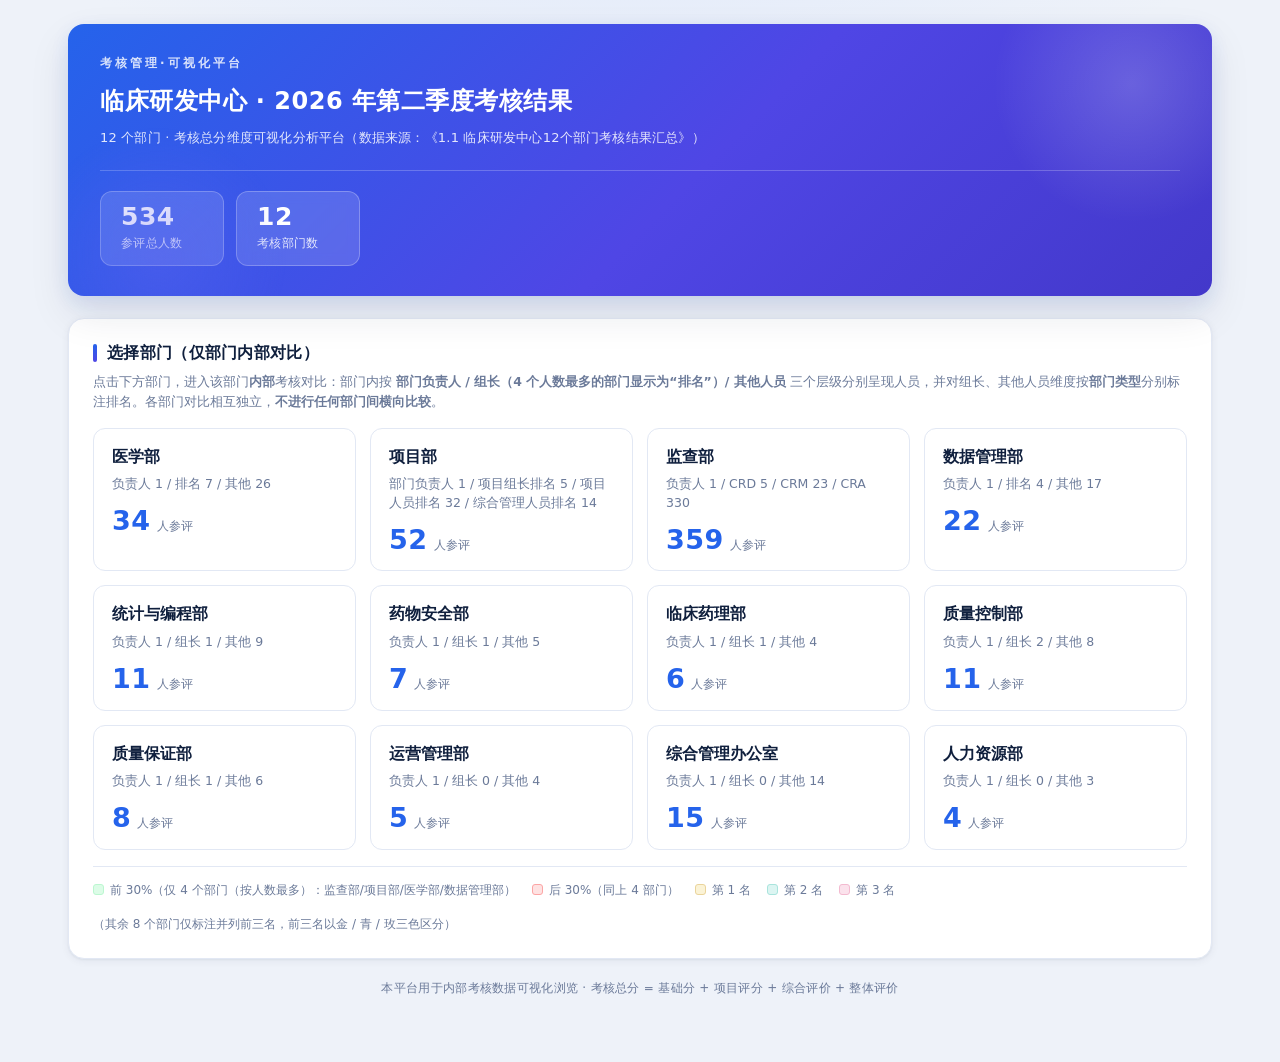
<file: index02.html>
<!DOCTYPE html>
<html lang="zh-CN">
<head>
<meta charset="UTF-8">
<meta name="viewport" content="width=device-width, initial-scale=1.0">
<title>临床研发中心 2026 Q2 考核结果可视化</title>
<style>
:root{
  --bg:#EEF2F9;
  --surface:#FFFFFF;
  --surface-2:#F6F9FE;
  --ink:#0F1F3D;
  --ink-soft:#33415C;
  --muted:#6B7A99;
  --line:#E2E8F4;
  --line-strong:#D2DBEE;
  --primary:#2563EB;
  --primary-2:#1D4ED8;
  --primary-3:#4F46E5;
  --primary-soft:#E8F0FE;
  --primary-softer:#F3F7FE;
  --gold:#B8860B; --gold-soft:#FBF3D6; --gold-line:#EAD49B;
  --green:#16A34A; --green-bg:#DCFCE7; --green-line:#BBF7D0;
  --red:#DC2626; --red-bg:#FEE2E2; --red-line:#FCA5A5;
  --amber:#C99A1E; --amber-bg:#FBF3D6; --amber-line:#EAD49B;
  --rank2:#0E9E92; --rank2-bg:#DCF5F2; --rank2-line:#A9E4DD;
  --rank3:#D6467E; --rank3-bg:#FBE2EC; --rank3-line:#F3BAD0;
  --c-base:#3b82f6; --c-proj:#F59E0B; --c-eval:#8B5CF6; --c-over:#10B981;
  --shadow-sm:0 1px 2px rgba(15,31,61,.05),0 2px 8px rgba(15,31,61,.06);
  --shadow-md:0 6px 18px rgba(37,99,235,.10),0 18px 40px rgba(15,31,61,.10);
  --radius:16px; --radius-sm:12px;
}
*{box-sizing:border-box}
body{margin:0;font-family:"Microsoft YaHei","PingFang SC","Hiragino Sans GB",system-ui,-apple-system,sans-serif;
  background:radial-gradient(1100px 460px at 50% -160px,#dde7fb 0%,var(--bg) 60%),var(--bg);
  color:var(--ink);font-size:14px;line-height:1.55;-webkit-font-smoothing:antialiased}
.wrap{max-width:1180px;margin:0 auto;padding:24px 18px 64px}
header.top{background:linear-gradient(135deg,#2563EB 0%,#4F46E5 55%,#4338CA 100%);
  border:none;border-radius:var(--radius);padding:30px 32px;box-shadow:var(--shadow-md);
  margin-bottom:22px;position:relative;overflow:hidden;color:#fff}
header.top::before{content:"";position:absolute;right:-60px;top:-80px;width:280px;height:280px;
  background:radial-gradient(circle,rgba(255,255,255,.18),transparent 70%);border-radius:50%}
header.top::after{content:"";position:absolute;left:-40px;bottom:-90px;width:260px;height:260px;
  background:radial-gradient(circle,rgba(99,102,241,.35),transparent 70%);border-radius:50%}
header.top .kicker{font-size:12px;font-weight:700;letter-spacing:3px;color:rgba(255,255,255,.82);
  text-transform:uppercase;margin-bottom:10px}
header.top h1{margin:0 0 8px;font-size:24px;font-weight:800;letter-spacing:.5px;color:#fff;position:relative}
header.top p{margin:0;color:rgba(255,255,255,.86);font-size:13px;letter-spacing:.2px;position:relative}
.kpis{display:flex;flex-wrap:wrap;gap:12px;margin-top:22px;padding-top:20px;border-top:1px solid rgba(255,255,255,.22);position:relative}
.kpi{background:rgba(255,255,255,.14);border:1px solid rgba(255,255,255,.26);border-radius:12px;padding:12px 20px;min-width:124px;backdrop-filter:blur(6px)}
.kpi b{display:block;font-size:25px;font-weight:800;line-height:1.05;color:#fff;letter-spacing:.5px}
.kpi span{font-size:12px;color:rgba(255,255,255,.85);margin-top:4px;display:block;letter-spacing:.3px}
section{background:var(--surface);border:1px solid var(--line);border-radius:var(--radius);
  box-shadow:var(--shadow-sm);padding:22px 24px 24px;margin-bottom:20px}
.sec-title{font-size:16px;font-weight:800;margin:0 0 6px;display:flex;align-items:center;gap:10px;color:var(--ink);letter-spacing:.3px}
.sec-title .dot{width:4px;height:18px;background:linear-gradient(180deg,var(--primary),var(--primary-3));border-radius:3px}
.sec-sub{color:var(--muted);font-size:12.5px;margin:0 0 16px;line-height:1.6}
.dept-grid{display:grid;grid-template-columns:repeat(auto-fill,minmax(244px,1fr));gap:14px}
.dept-card{border:1px solid var(--line);border-radius:var(--radius-sm);padding:16px 18px;cursor:pointer;
  transition:.2s cubic-bezier(.4,0,.2,1);background:var(--surface);position:relative;overflow:hidden}
.dept-card::before{content:"";position:absolute;left:0;top:0;bottom:0;width:3px;
  background:linear-gradient(180deg,var(--primary),var(--primary-3));opacity:0;transition:.2s}
.dept-card:hover{transform:translateY(-3px);box-shadow:var(--shadow-md);border-color:var(--primary)}
.dept-card:hover::before{opacity:1}
.dept-card .dname{font-weight:800;font-size:16px;margin-bottom:6px;color:var(--ink)}
.dept-card .dmeta{font-size:12.5px;color:var(--muted);line-height:1.5}
.dept-card .dfoot{margin-top:13px;display:flex;align-items:baseline;gap:6px}
.dept-card .dcount{font-size:27px;font-weight:800;color:var(--primary);line-height:1;letter-spacing:.5px}
.dept-card .dcount-l{font-size:12px;color:var(--muted)}
.legend{display:flex;flex-wrap:wrap;gap:16px;font-size:12px;color:var(--muted);margin-top:16px;
  padding-top:14px;border-top:1px solid var(--line)}
.legend i{display:inline-block;width:11px;height:11px;border-radius:3px;margin-right:6px;vertical-align:-1px}
#detail{display:none}
.back-btn{cursor:pointer;color:var(--primary);font-size:13px;font-weight:700;display:inline-flex;align-items:center;gap:5px;
  margin-bottom:14px;user-select:none;padding:6px 14px;border:1px solid var(--line);border-radius:20px;background:var(--surface);transition:.15s}
.back-btn:hover{background:var(--primary-soft);border-color:var(--primary)}
.d-head{display:flex;flex-wrap:wrap;align-items:flex-end;gap:22px;border-bottom:1px solid var(--line);padding-bottom:18px;margin-bottom:18px}
.d-head .big{font-size:32px;font-weight:800;color:var(--primary);line-height:1;letter-spacing:.5px}
.d-head .big small{font-size:13px;color:var(--muted);font-weight:500;margin-left:4px}
.d-head .stat{font-size:13px;color:var(--muted)}
.d-head .stat b{color:var(--ink);font-size:15px;font-weight:700}
.filters{display:flex;flex-wrap:wrap;gap:12px;align-items:center;margin-bottom:14px}
.filters input[type=text]{border:1px solid var(--line);border-radius:10px;padding:8px 12px;font-size:13px;width:200px;
  outline:none;background:var(--surface-2);transition:.15s}
.filters input[type=text]:focus{border-color:var(--primary);background:#fff;box-shadow:0 0 0 3px var(--primary-soft)}
.filters label{font-size:13px;color:var(--muted);display:inline-flex;align-items:center;gap:6px;cursor:pointer}
#hl{accent-color:var(--primary)}
.sel{margin-bottom:12px;color:var(--muted);font-size:12.5px;line-height:1.7;background:var(--primary-softer);
  border:1px solid var(--line);border-left:3px solid var(--primary);border-radius:9px;padding:10px 14px}
.table-scroll{overflow-x:auto;border:1px solid var(--line);border-radius:var(--radius-sm);box-shadow:var(--shadow-sm)}
table{border-collapse:collapse;width:100%;min-width:760px;font-size:13px}
thead th{background:linear-gradient(180deg,#f3f7fe,#e9f0fd);color:#1e3a8a;font-weight:700;text-align:center;
  padding:11px 9px;border-bottom:2px solid var(--line-strong);white-space:nowrap;position:sticky;top:0;font-size:12.5px;letter-spacing:.3px}
tbody td{padding:10px 9px;border-bottom:1px solid var(--line);text-align:center;white-space:nowrap}
tbody tr:hover{background:#F5F8FF}
td.name{font-weight:700;text-align:left;color:var(--ink)}
td.pos{text-align:left;color:#475569}
td.total{font-weight:800;color:var(--primary)}
td.total .mini{display:block;height:5px;background:#e2e8f4;border-radius:4px;margin-top:5px;overflow:hidden}
td.total .mini i{display:block;height:100%;background:linear-gradient(90deg,var(--primary),var(--primary-3))}
.cmp-pos{color:var(--green);font-weight:600}
.cmp-neg{color:var(--red);font-weight:600}
.cmp-zero{color:var(--muted)}
.flag-top{border-left:3px solid var(--green)!important;background:var(--green-bg)!important}
.flag-bottom{border-left:3px solid var(--red)!important;background:var(--red-bg)!important}
.flag-top3-1{border-left:3px solid var(--gold)!important;background:var(--gold-soft)!important}
.flag-top3-2{border-left:3px solid var(--rank2)!important;background:var(--rank2-bg)!important}
.flag-top3-3{border-left:3px solid var(--rank3)!important;background:var(--rank3-bg)!important}
.tag{display:inline-block;font-size:10.5px;font-weight:700;border-radius:6px;padding:1px 7px;margin-left:7px;vertical-align:1px;letter-spacing:.3px}
.tag.top{background:var(--green);color:#fff}
.tag.bottom{background:var(--red);color:#fff}
.tag.top3-1{background:var(--gold);color:#fff}
.tag.top3-2{background:var(--rank2);color:#fff}
.tag.top3-3{background:var(--rank3);color:#fff}
.lvl{margin-bottom:18px}
.lvl-head{display:flex;align-items:center;gap:10px;font-size:15px;font-weight:800;color:var(--ink);
  padding:11px 14px;background:linear-gradient(180deg,#f3f7fe,#eaf1fd);border:1px solid var(--line);
  border-radius:var(--radius-sm) var(--radius-sm) 0 0;border-bottom:none;letter-spacing:.3px}
.lvl-dot{width:10px;height:10px;border-radius:50%;display:inline-block;box-shadow:0 0 0 3px rgba(37,99,235,.08)}
.lvl-cnt{font-size:12px;font-weight:600;color:var(--muted)}
.lvl-rule{margin-left:auto;font-size:11.5px;font-weight:700;color:var(--primary);background:var(--primary-soft);
  border:1px solid #c5d8fb;border-radius:20px;padding:3px 11px}
.lvl .table-scroll{border-radius:0 0 var(--radius-sm) var(--radius-sm)}
tr.detail td{background:#f3f7fe;padding:0}
.detail-box{padding:16px 20px;border-left:3px solid var(--primary);text-align:left;
  background:linear-gradient(90deg,#f3f7fe,#fff)}
.formula{font-size:14px;margin-bottom:14px;display:flex;flex-wrap:wrap;align-items:center;gap:7px}
.formula .v{font-weight:800}
.formula .op{color:var(--muted);font-weight:700}
.formula .seg{display:inline-flex;flex-direction:column;align-items:center;padding:5px 11px;border-radius:9px;font-size:12px;min-width:64px}
.formula .seg b{font-size:15px}
.formula .seg.base{background:#e7f0fe;color:#1d4ed8}
.formula .seg.proj{background:#fdf2da;color:#b45309}
.formula .seg.eval{background:#efe9fe;color:#6d28d9}
.formula .seg.over{background:#dcf5ec;color:#047857}
.formula .seg.total{background:var(--primary-soft);color:var(--primary)}
.wf{height:34px;position:relative;background:#eef2fa;border-radius:8px;overflow:hidden;min-width:520px;border:1px solid var(--line)}
.wf .axis{position:absolute;top:0;bottom:0;left:62.5%;width:1px;background:#94a3b8;opacity:.6}
.wf .seg{position:absolute;top:6px;height:22px;border-radius:4px;display:flex;align-items:center;justify-content:center;font-size:11px;color:#fff;font-weight:700;overflow:hidden}
.wf-legend{font-size:11.5px;color:var(--muted);margin-top:7px;line-height:1.5}
.note-cell{text-align:left;color:#475569;max-width:280px;white-space:normal;font-size:12px}
.empty{text-align:center;color:var(--muted);padding:30px;font-size:13px}
.method{font-size:12px;color:var(--muted);line-height:1.8;background:var(--surface-2);border:1px dashed var(--line-strong);
  border-radius:10px;padding:14px 16px}
.method b{color:var(--ink)}
footer{text-align:center;color:var(--muted);font-size:12px;margin-top:14px;letter-spacing:.3px}
@media(max-width:560px){.dept-grid{grid-template-columns:1fr 1fr}.kpi{flex:1}header.top{padding:24px 18px}}
</style>
</head>
<body>
<div class="wrap">
  <header class="top">
    <div class="kicker">考核管理·可视化平台</div>
    <h1>临床研发中心 · 2026 年第二季度考核结果</h1>
    <p>12 个部门 · 考核总分维度可视化分析平台（数据来源：《1.1 临床研发中心12个部门考核结果汇总》）</p>
    <div class="kpis" id="kpis"></div>
  </header>


  <!-- 部门选择（仅部门内部对比，不做部门间横向比较） -->
  <section id="overview">
    <div class="sec-title"><span class="dot"></span>选择部门（仅部门内部对比）</div>
    <p class="sec-sub">点击下方部门，进入该部门<b>内部</b>考核对比：部门内按 <b>部门负责人 / 组长（4 个人数最多的部门显示为“排名”）/ 其他人员</b> 三个层级分别呈现人员，并对组长、其他人员维度按<b>部门类型</b>分别标注排名。各部门对比相互独立，<b>不进行任何部门间横向比较</b>。</p>
    <div class="dept-grid" id="deptGrid"></div>
    <div class="legend">
      <span><i style="background:var(--green-bg);border:1px solid var(--green-line)"></i>前 30%（仅 4 个部门（按人数最多）：监查部/项目部/医学部/数据管理部）</span>
      <span><i style="background:var(--red-bg);border:1px solid var(--red-line)"></i>后 30%（同上 4 部门）</span>
      <span><i style="background:var(--amber-bg);border:1px solid var(--amber-line)"></i>第 1 名</span>
      <span><i style="background:var(--rank2-bg);border:1px solid var(--rank2-line)"></i>第 2 名</span>
      <span><i style="background:var(--rank3-bg);border:1px solid var(--rank3-line)"></i>第 3 名</span>
      <span>（其余 8 个部门仅标注并列前三名，前三名以金 / 青 / 玫三色区分）</span>
    </div>
  </section>

  <!-- 部门明细 -->

  <section id="detail">
    <div class="back-btn" id="backBtn">← 返回部门选择</div>
    <div class="d-head" id="dHead"></div>
    <div class="filters" id="filters">
      <input type="text" id="search" placeholder="搜索姓名 / 岗位…">
      <label><input type="checkbox" id="hl" checked> 高亮排名标注</label>
      <label>排序
        <select id="sortSel" style="border:1px solid var(--line);border-radius:8px;padding:6px 8px;font-size:13px">
          <option value="total_desc">考核总分 ↓</option>
          <option value="total_asc">考核总分 ↑</option>
          <option value="name">姓名</option>
        </select>
      </label>
    </div>
    <div class="sel" id="selInfo"></div>
    <div id="levels"></div>
    <div class="method" id="method"></div>
  </section>

  <footer>本平台用于内部考核数据可视化浏览 · 考核总分 = 基础分 + 项目评分 + 综合评价 + 整体评价</footer>
</div>

<script>
const DATA = {"departments": [{"name": "医学部", "members": [{"name": "xxx", "position": "部门负责人", "region": "", "note": "", "total": 98.5, "components": {"base": 100.0, "project": -4.5, "eval": 3.0, "overall": null}}, {"name": "xxx", "position": "非肿瘤医学负责人", "region": "", "note": "", "total": 100.0, "components": {"base": 100.0, "project": 0.0, "eval": null, "overall": null}}, {"name": "xxx", "position": "肿瘤医学组长", "region": "", "note": "", "total": 99.5, "components": {"base": 100.0, "project": -0.5, "eval": null, "overall": null}}, {"name": "xxx", "position": "肿瘤医学组长", "region": "", "note": "", "total": 100.0, "components": {"base": 100.0, "project": 0.0, "eval": null, "overall": null}}, {"name": "xxx", "position": "肿瘤医学组长", "region": "", "note": "", "total": 85.0, "components": {"base": 100.0, "project": -15.0, "eval": null, "overall": null}}, {"name": "xxx", "position": "非肿瘤医学组长", "region": "", "note": "", "total": 100.0, "components": {"base": 100.0, "project": 0.0, "eval": null, "overall": null}}, {"name": "xxx", "position": "非肿瘤医学组长", "region": "", "note": "", "total": 100.0, "components": {"base": 100.0, "project": 0.0, "eval": null, "overall": null}}, {"name": "xxx", "position": "非肿瘤医学组长", "region": "", "note": "", "total": 100.0, "components": {"base": 100.0, "project": 0.0, "eval": null, "overall": null}}, {"name": "xxx", "position": "非肿瘤医学组长", "region": "", "note": "", "total": 100.0, "components": {"base": 100.0, "project": 0.0, "eval": null, "overall": null}}, {"name": "xxx", "position": "非肿瘤医学经理", "region": "", "note": "兼职部门DMS系统测试与评价；兼职部门工时统计", "total": 102.0, "components": {"base": 100.0, "project": 0.0, "eval": null, "overall": 2.0}}, {"name": "xxx", "position": "非肿瘤医学经理", "region": "", "note": "", "total": 100.0, "components": {"base": 100.0, "project": 0.0, "eval": null, "overall": null}}, {"name": "xxx", "position": "非肿瘤医学高级经理", "region": "", "note": "", "total": 100.0, "components": {"base": 100.0, "project": 0.0, "eval": null, "overall": null}}, {"name": "xxx", "position": "肿瘤医学高级经理", "region": "", "note": "", "total": 100.0, "components": {"base": 100.0, "project": 0.0, "eval": null, "overall": null}}, {"name": "xxx", "position": "非肿瘤医学高级经理", "region": "", "note": "", "total": 100.0, "components": {"base": 100.0, "project": 0.0, "eval": null, "overall": null}}, {"name": "xxx", "position": "肿瘤医学高级经理", "region": "", "note": "", "total": 100.0, "components": {"base": 100.0, "project": 0.0, "eval": null, "overall": null}}, {"name": "xxx", "position": "非肿瘤医学高级经理", "region": "", "note": "", "total": 102.0, "components": {"base": 100.0, "project": 0.0, "eval": 2.0, "overall": null}}, {"name": "xxx", "position": "肿瘤医学高级经理", "region": "", "note": "", "total": 100.0, "components": {"base": 100.0, "project": 0.0, "eval": null, "overall": null}}, {"name": "xxx", "position": "非肿瘤医学高级经理", "region": "", "note": "", "total": 100.0, "components": {"base": 100.0, "project": 0.0, "eval": null, "overall": null}}, {"name": "xxx", "position": "肿瘤医学助理经理", "region": "", "note": "兼职部门周报提醒及收集", "total": 104.0, "components": {"base": 100.0, "project": 0.0, "eval": 2.0, "overall": 2.0}}, {"name": "xxx", "position": "非肿瘤医学经理", "region": "", "note": "", "total": 100.0, "components": {"base": 100.0, "project": 0.0, "eval": null, "overall": null}}, {"name": "xxx", "position": "非肿瘤医学经理", "region": "", "note": "", "total": 100.0, "components": {"base": 100.0, "project": 0.0, "eval": null, "overall": null}}, {"name": "xxx", "position": "非肿瘤医学经理", "region": "", "note": "", "total": 100.0, "components": {"base": 100.0, "project": 0.0, "eval": null, "overall": null}}, {"name": "xxx", "position": "非肿瘤医学副总监", "region": "", "note": "", "total": 100.0, "components": {"base": 100.0, "project": 0.0, "eval": null, "overall": null}}, {"name": "xxx", "position": "肿瘤医学经理", "region": "", "note": "", "total": 95.0, "components": {"base": 100.0, "project": -5.0, "eval": null, "overall": null}}, {"name": "xxx", "position": "非肿瘤医学经理", "region": "", "note": "", "total": 100.0, "components": {"base": 100.0, "project": 0.0, "eval": null, "overall": null}}, {"name": "xxx", "position": "非肿瘤医学助理经理", "region": "", "note": "", "total": 100.0, "components": {"base": 100.0, "project": 0.0, "eval": null, "overall": null}}, {"name": "xxx", "position": "肿瘤医学经理", "region": "", "note": "", "total": 98.5, "components": {"base": 100.0, "project": -1.5, "eval": null, "overall": null}}, {"name": "xxx", "position": "非肿瘤医学高级经理", "region": "", "note": "", "total": 100.0, "components": {"base": 100.0, "project": 0.0, "eval": null, "overall": null}}, {"name": "xxx", "position": "肿瘤医学助理总监", "region": "", "note": "", "total": 103.0, "components": {"base": 100.0, "project": 0.0, "eval": 3.0, "overall": null}}, {"name": "xxx", "position": "肿瘤医学经理", "region": "", "note": "", "total": 100.0, "components": {"base": 100.0, "project": 0.0, "eval": null, "overall": null}}, {"name": "xxx", "position": "药政事务助理经理", "region": "", "note": "", "total": 100.0, "components": {"base": 100.0, "project": 0.0, "eval": null, "overall": null}}, {"name": "xxx", "position": "药政事务经理", "region": "", "note": "兼职部门日常考勤管理", "total": 105.0, "components": {"base": 100.0, "project": 0.0, "eval": null, "overall": 5.0}}, {"name": "xxx", "position": "药政事务高级经理", "region": "", "note": "", "total": 102.0, "components": {"base": 100.0, "project": 0.0, "eval": 2.0, "overall": null}}, {"name": "xxx", "position": "综合管理主管", "region": "", "note": "产假不考核", "total": null, "components": {"base": null, "project": null, "eval": null, "overall": null}}]}, {"name": "项目部", "members": [{"name": "xxx", "position": "部门负责人", "region": "", "note": "", "total": 98.25, "components": {"base": 100.0, "project": -1.75, "eval": null, "overall": null}, "rankCat": "部门负责人"}, {"name": "xxx", "position": "肿瘤项目组长", "region": "", "note": "", "total": 95.89, "components": {"base": 100.0, "project": -4.11, "eval": null, "overall": null}, "rankCat": "项目组长排名"}, {"name": "xxx", "position": "非肿瘤项目组长", "region": "", "note": "", "total": 98.5, "components": {"base": 100.0, "project": -3.5, "eval": 2.0, "overall": null}, "rankCat": "项目组长排名"}, {"name": "xxx", "position": "非肿瘤项目组长", "region": "", "note": "", "total": 95.0, "components": {"base": 100.0, "project": -5.0, "eval": null, "overall": null}, "rankCat": "项目组长排名"}, {"name": "xxx", "position": "非肿瘤项目组长", "region": "", "note": "", "total": 86.61, "components": {"base": 100.0, "project": 0.61, "eval": -14.0, "overall": null}, "rankCat": "项目组长排名"}, {"name": "xxx", "position": "非肿瘤项目组长", "region": "", "note": "", "total": 103.25, "components": {"base": 100.0, "project": 3.25, "eval": null, "overall": null}, "rankCat": "项目组长排名"}, {"name": "xxx", "position": "项目高级经理", "region": "", "note": "", "total": 105.0, "components": {"base": 100.0, "project": 5.0, "eval": null, "overall": null}, "rankCat": "项目人员排名"}, {"name": "xxx", "position": "项目高级经理", "region": "", "note": "", "total": 105.0, "components": {"base": 100.0, "project": 5.0, "eval": null, "overall": null}, "rankCat": "项目人员排名"}, {"name": "xxx", "position": "项目高级经理", "region": "", "note": "", "total": 105.0, "components": {"base": 100.0, "project": 5.0, "eval": null, "overall": null}, "rankCat": "项目人员排名"}, {"name": "xxx", "position": "项目高级经理", "region": "", "note": "", "total": 103.0, "components": {"base": 100.0, "project": 3.0, "eval": null, "overall": null}, "rankCat": "项目人员排名"}, {"name": "xxx", "position": "项目高级经理", "region": "", "note": "", "total": 96.5, "components": {"base": 100.0, "project": -3.5, "eval": null, "overall": null}, "rankCat": "项目人员排名"}, {"name": "xxx", "position": "项目高级经理", "region": "", "note": "", "total": 90.5, "components": {"base": 100.0, "project": -9.5, "eval": null, "overall": null}, "rankCat": "项目人员排名"}, {"name": "xxx", "position": "项目高级经理", "region": "", "note": "", "total": 82.0, "components": {"base": 100.0, "project": -18.0, "eval": null, "overall": null}, "rankCat": "项目人员排名"}, {"name": "xxx", "position": "项目高级经理", "region": "", "note": "", "total": null, "components": {"base": null, "project": null, "eval": null, "overall": null}, "rankCat": "项目人员排名"}, {"name": "xxx", "position": "项目高级经理", "region": "", "note": "", "total": null, "components": {"base": null, "project": null, "eval": null, "overall": null}, "rankCat": "项目人员排名"}, {"name": "xxx", "position": "项目经理", "region": "", "note": "", "total": 116.0, "components": {"base": 100.0, "project": 16.0, "eval": null, "overall": null}, "rankCat": "项目人员排名"}, {"name": "xxx", "position": "项目经理", "region": "", "note": "", "total": 111.0, "components": {"base": 100.0, "project": 11.0, "eval": null, "overall": null}, "rankCat": "项目人员排名"}, {"name": "xxx", "position": "项目经理", "region": "", "note": "", "total": 110.0, "components": {"base": 100.0, "project": 10.0, "eval": null, "overall": null}, "rankCat": "项目人员排名"}, {"name": "xxx", "position": "项目经理", "region": "", "note": "", "total": 106.0, "components": {"base": 100.0, "project": 6.0, "eval": null, "overall": null}, "rankCat": "项目人员排名"}, {"name": "xxx", "position": "项目经理", "region": "", "note": "", "total": 103.0, "components": {"base": 100.0, "project": -2.0, "eval": 5.0, "overall": null}, "rankCat": "项目人员排名"}, {"name": "xxx", "position": "项目经理", "region": "", "note": "", "total": 102.0, "components": {"base": 100.0, "project": 0.0, "eval": 2.0, "overall": null}, "rankCat": "项目人员排名"}, {"name": "xxx", "position": "项目经理", "region": "", "note": "", "total": 102.0, "components": {"base": 100.0, "project": 0.0, "eval": 2.0, "overall": null}, "rankCat": "项目人员排名"}, {"name": "xxx", "position": "项目经理", "region": "", "note": "", "total": 101.25, "components": {"base": 100.0, "project": 1.25, "eval": null, "overall": null}, "rankCat": "项目人员排名"}, {"name": "xxx", "position": "项目经理", "region": "", "note": "", "total": 100.0, "components": {"base": 100.0, "project": 0.0, "eval": null, "overall": null}, "rankCat": "项目人员排名"}, {"name": "xxx", "position": "项目经理", "region": "", "note": "", "total": 100.0, "components": {"base": 100.0, "project": -3.0, "eval": 3.0, "overall": null}, "rankCat": "项目人员排名"}, {"name": "xxx", "position": "项目经理", "region": "", "note": "", "total": 95.0, "components": {"base": 100.0, "project": -5.0, "eval": null, "overall": null}, "rankCat": "项目人员排名"}, {"name": "xxx", "position": "项目经理", "region": "", "note": "", "total": 94.25, "components": {"base": 100.0, "project": -5.75, "eval": null, "overall": null}, "rankCat": "项目人员排名"}, {"name": "xxx", "position": "项目经理", "region": "", "note": "", "total": 94.0, "components": {"base": 100.0, "project": -6.0, "eval": null, "overall": null}, "rankCat": "项目人员排名"}, {"name": "xxx", "position": "项目经理", "region": "", "note": "", "total": 90.0, "components": {"base": 100.0, "project": -10.0, "eval": null, "overall": null}, "rankCat": "项目人员排名"}, {"name": "xxx", "position": "项目经理", "region": "", "note": "", "total": 90.0, "components": {"base": 100.0, "project": -10.0, "eval": null, "overall": null}, "rankCat": "项目人员排名"}, {"name": "xxx", "position": "项目经理", "region": "", "note": "", "total": 85.0, "components": {"base": 100.0, "project": -15.0, "eval": null, "overall": null}, "rankCat": "项目人员排名"}, {"name": "xxx", "position": "项目经理", "region": "", "note": "", "total": 105.0, "components": {"base": 100.0, "project": -1.0, "eval": 6.0, "overall": null}, "rankCat": "项目人员排名"}, {"name": "xxx", "position": "项目助理经理", "region": "", "note": "", "total": 106.25, "components": {"base": 100.0, "project": 6.25, "eval": null, "overall": null}, "rankCat": "项目人员排名"}, {"name": "xxx", "position": "项目助理经理", "region": "", "note": "", "total": 90.0, "components": {"base": 100.0, "project": -10.0, "eval": null, "overall": null}, "rankCat": "项目人员排名"}, {"name": "xxx", "position": "项目助理经理", "region": "", "note": "", "total": 87.0, "components": {"base": 100.0, "project": -15.0, "eval": 2.0, "overall": null}, "rankCat": "项目人员排名"}, {"name": "xxx", "position": "项目助理经理", "region": "", "note": "", "total": 93.25, "components": {"base": 100.0, "project": -6.75, "eval": null, "overall": null}, "rankCat": "项目人员排名"}, {"name": "xxx", "position": "项目助理经理", "region": "", "note": "", "total": 108.5, "components": {"base": 100.0, "project": 6.5, "eval": 2.0, "overall": null}, "rankCat": "项目人员排名"}, {"name": "xxx", "position": "项目助理经理", "region": "", "note": "", "total": 102.0, "components": {"base": 100.0, "project": 2.0, "eval": null, "overall": null}, "rankCat": "项目人员排名"}, {"name": "xxx", "position": "文档管理经理", "region": "", "note": "", "total": 106.0, "components": {"base": 100.0, "project": 0.0, "eval": 6.0, "overall": null}, "rankCat": "综合管理人员排名"}, {"name": "xxx", "position": "综合管理专员", "region": "", "note": "", "total": 100.0, "components": {"base": 100.0, "project": 0.0, "eval": null, "overall": null}, "rankCat": "综合管理人员排名"}, {"name": "xxx", "position": "临床试验助理/CTA", "region": "", "note": "", "total": 101.0, "components": {"base": 100.0, "project": 0.0, "eval": 1.0, "overall": null}, "rankCat": "综合管理人员排名"}, {"name": "xxx", "position": "临床试验助理/CTA", "region": "", "note": "", "total": 100.0, "components": {"base": 100.0, "project": 0.0, "eval": null, "overall": null}, "rankCat": "综合管理人员排名"}, {"name": "xxx", "position": "临床试验助理/CTA", "region": "", "note": "", "total": 100.0, "components": {"base": 100.0, "project": 0.0, "eval": null, "overall": null}, "rankCat": "综合管理人员排名"}, {"name": "xxx", "position": "临床试验助理/CTA", "region": "", "note": "", "total": 100.0, "components": {"base": 100.0, "project": 0.0, "eval": null, "overall": null}, "rankCat": "综合管理人员排名"}, {"name": "xxx", "position": "临床试验助理/CTA", "region": "", "note": "", "total": 100.0, "components": {"base": 100.0, "project": 0.0, "eval": null, "overall": null}, "rankCat": "综合管理人员排名"}, {"name": "xxx", "position": "临床试验助理/CTA", "region": "", "note": "", "total": 100.0, "components": {"base": 100.0, "project": 0.0, "eval": null, "overall": null}, "rankCat": "综合管理人员排名"}, {"name": "xxx", "position": "临床试验助理/CTA", "region": "", "note": "", "total": 100.0, "components": {"base": 100.0, "project": 0.0, "eval": null, "overall": null}, "rankCat": "综合管理人员排名"}, {"name": "xxx", "position": "临床试验助理/CTA", "region": "", "note": "", "total": 100.0, "components": {"base": 100.0, "project": 0.0, "eval": null, "overall": null}, "rankCat": "综合管理人员排名"}, {"name": "xxx", "position": "临床试验助理/CTA", "region": "", "note": "", "total": 100.0, "components": {"base": 100.0, "project": 0.0, "eval": null, "overall": null}, "rankCat": "综合管理人员排名"}, {"name": "xxx", "position": "临床试验助理/CTA", "region": "", "note": "", "total": 100.0, "components": {"base": 100.0, "project": 0.0, "eval": null, "overall": null}, "rankCat": "综合管理人员排名"}, {"name": "xxx", "position": "临床试验助理/CTA", "region": "", "note": "", "total": 100.0, "components": {"base": 100.0, "project": 0.0, "eval": null, "overall": null}, "rankCat": "综合管理人员排名"}, {"name": "xxx", "position": "临床试验助理/CTA", "region": "", "note": "", "total": 100.0, "components": {"base": 100.0, "project": 0.0, "eval": null, "overall": null}, "rankCat": "综合管理人员排名"}]}, {"name": "监查部", "members": [{"name": "xxx", "position": "部门负责人", "region": "/", "note": "", "total": 88.072, "components": {"base": 100.0, "project": null, "eval": null, "overall": null}}, {"name": "xxx", "position": "区域经理 / CRD", "region": "西区", "note": "", "total": 86.4, "components": {"base": 100.0, "project": -13.6, "eval": null, "overall": null}}, {"name": "xxx", "position": "区域经理 / CRD", "region": "南区", "note": "", "total": 86.44, "components": {"base": 100.0, "project": -13.56, "eval": null, "overall": null}}, {"name": "xxx", "position": "区域经理 / CRD", "region": "中区", "note": "", "total": 90.17, "components": {"base": 100.0, "project": -9.83, "eval": null, "overall": null}}, {"name": "xxx", "position": "区域经理 / CRD", "region": "北区", "note": "", "total": 88.32, "components": {"base": 100.0, "project": -11.68, "eval": null, "overall": null}}, {"name": "xxx", "position": "区域经理 / CRD", "region": "东区", "note": "", "total": 89.03, "components": {"base": 100.0, "project": -10.97, "eval": null, "overall": null}}, {"name": "xxx", "position": "省区经理 / CRM", "region": "西区五组（四川）", "note": "", "total": 79.0155, "components": {"base": 100.0, "project": -20.984523809523807, "eval": null, "overall": null}}, {"name": "xxx", "position": "省区经理 / CRM", "region": "北区一组（京蒙）", "note": "", "total": 84.4441, "components": {"base": 100.0, "project": -15.555931495405183, "eval": null, "overall": null}}, {"name": "xxx", "position": "省区经理 / CRM", "region": "南区四组（广西）", "note": "", "total": 84.7455, "components": {"base": 100.0, "project": -15.254487179487178, "eval": null, "overall": null}}, {"name": "xxx", "position": "省区经理 / CRM", "region": "南区一组（粤海）", "note": "", "total": 85.0629, "components": {"base": 100.0, "project": -14.937103174603177, "eval": null, "overall": null}}, {"name": "xxx", "position": "省区经理 / CRM", "region": "西区四组（云贵）", "note": "", "total": 85.4149, "components": {"base": 100.0, "project": -14.585119047619049, "eval": null, "overall": null}}, {"name": "xxx", "position": "省区经理 / CRM", "region": "南区二组（福建）", "note": "", "total": 85.5667, "components": {"base": 100.0, "project": -14.433333333333334, "eval": null, "overall": null}}, {"name": "xxx", "position": "省区经理 / CRM", "region": "西区三组（甘青宁疆）", "note": "", "total": 86.5, "components": {"base": 100.0, "project": -13.5, "eval": null, "overall": null}}, {"name": "xxx", "position": "省区经理 / CRM", "region": "北区二组（津冀）", "note": "", "total": 87.0703, "components": {"base": 100.0, "project": -12.9296875, "eval": null, "overall": null}}, {"name": "xxx", "position": "省区经理 / CRM", "region": "西区六组（重庆）", "note": "", "total": 87.4034, "components": {"base": 100.0, "project": -12.596626984126983, "eval": null, "overall": null}}, {"name": "xxx", "position": "省区经理 / CRM", "region": "西区一组（陕西）", "note": "", "total": 89.0278, "components": {"base": 100.0, "project": -10.972222222222221, "eval": null, "overall": null}}, {"name": "xxx", "position": "省区经理 / CRM", "region": "东区三组（上海）", "note": "", "total": 89.0682, "components": {"base": 100.0, "project": -10.931818181818183, "eval": null, "overall": null}}, {"name": "xxx", "position": "省区经理 / CRM", "region": "东区四组（安徽）", "note": "", "total": 89.2878, "components": {"base": 100.0, "project": -10.712191358024691, "eval": null, "overall": null}}, {"name": "xxx", "position": "省区经理 / CRM", "region": "北区三组（黑吉）", "note": "", "total": 89.5163, "components": {"base": 100.0, "project": -10.483660130718956, "eval": null, "overall": null}}, {"name": "xxx", "position": "省区经理 / CRM", "region": "中区三组（河南）", "note": "", "total": 86.941, "components": {"base": 100.0, "project": -13.059027777777779, "eval": null, "overall": null}}, {"name": "xxx", "position": "省区经理 / CRM", "region": "中区四组（湖南）", "note": "", "total": 90.1632, "components": {"base": 100.0, "project": -9.836805555555555, "eval": null, "overall": null}}, {"name": "xxx", "position": "省区经理 / CRM", "region": "南区三组（江西）", "note": "", "total": 90.3905, "components": {"base": 100.0, "project": -9.60952380952381, "eval": null, "overall": null}}, {"name": "xxx", "position": "省区经理 / CRM", "region": "西区二组（山西）", "note": "", "total": 91.0097, "components": {"base": 100.0, "project": -8.990277777777777, "eval": null, "overall": null}}, {"name": "xxx", "position": "省区经理 / CRM", "region": "中区二组（鲁东）", "note": "", "total": 91.3869, "components": {"base": 100.0, "project": -8.613095238095239, "eval": null, "overall": null}}, {"name": "xxx", "position": "省区经理 / CRM", "region": "中区一组（鲁西）", "note": "", "total": 91.5029, "components": {"base": 100.0, "project": -8.497098214285714, "eval": null, "overall": null}}, {"name": "xxx", "position": "省区经理 / CRM", "region": "东区一组（江苏）", "note": "", "total": 91.579, "components": {"base": 100.0, "project": -8.421031746031746, "eval": null, "overall": null}}, {"name": "xxx", "position": "省区经理 / CRM", "region": "北区四组（辽宁）", "note": "", "total": 92.2449, "components": {"base": 100.0, "project": -7.755050505050506, "eval": null, "overall": null}}, {"name": "xxx", "position": "省区经理 / CRM", "region": "东区二组（浙江）", "note": "", "total": 86.19, "components": {"base": 100.0, "project": -13.81, "eval": null, "overall": null}}, {"name": "xxx", "position": "省区经理 / CRM", "region": "中区五组（湖北）", "note": "", "total": 90.87, "components": {"base": 100.0, "project": -9.13, "eval": null, "overall": null}}, {"name": "xxx", "position": "CRA", "region": "西区五组（四川）", "note": "", "total": 57.0, "components": {"base": 100.0, "project": -43.0, "eval": null, "overall": null}}, {"name": "xxx", "position": "CRA", "region": "南区一组（粤海）", "note": "", "total": 64.0, "components": {"base": 100.0, "project": -36.0, "eval": null, "overall": null}}, {"name": "xxx", "position": "CRA", "region": "西区五组（四川）", "note": "", "total": 67.0, "components": {"base": 100.0, "project": -33.0, "eval": null, "overall": null}}, {"name": "xxx", "position": "CRA", "region": "南区四组（广西）", "note": "", "total": 69.5556, "components": {"base": 100.0, "project": -30.444444444444446, "eval": null, "overall": null}}, {"name": "xxx", "position": "CRA", "region": "南区四组（广西）", "note": "", "total": 70.0, "components": {"base": 100.0, "project": -30.0, "eval": null, "overall": null}}, {"name": "xxx", "position": "CRA", "region": "西区五组（四川）", "note": "", "total": 70.0, "components": {"base": 100.0, "project": -30.0, "eval": null, "overall": null}}, {"name": "xxx", "position": "CRA", "region": "东区四组（安徽）", "note": "", "total": 72.0, "components": {"base": 100.0, "project": -28.0, "eval": null, "overall": null}}, {"name": "xxx", "position": "CRA", "region": "西区三组（甘青宁疆）", "note": "", "total": 72.0, "components": {"base": 100.0, "project": -28.0, "eval": null, "overall": null}}, {"name": "xxx", "position": "CRA", "region": "南区一组（粤海）", "note": "", "total": 72.9667, "components": {"base": 100.0, "project": -27.03333333333333, "eval": null, "overall": null}}, {"name": "xxx", "position": "CRA", "region": "南区一组（粤海）", "note": "", "total": 73.3333, "components": {"base": 100.0, "project": -26.666666666666668, "eval": null, "overall": null}}, {"name": "xxx", "position": "CRA", "region": "西区四组（云贵）", "note": "", "total": 75.0, "components": {"base": 100.0, "project": -25.0, "eval": null, "overall": null}}, {"name": "xxx", "position": "CRA", "region": "中区五组（湖北）", "note": "", "total": 75.0, "components": {"base": 100.0, "project": -25.0, "eval": null, "overall": null}}, {"name": "xxx", "position": "CRA", "region": "南区一组（粤海）", "note": "", "total": 75.3333, "components": {"base": 100.0, "project": -24.666666666666668, "eval": null, "overall": null}}, {"name": "xxx", "position": "CRA", "region": "南区一组（粤海）", "note": "", "total": 75.6667, "components": {"base": 100.0, "project": -24.333333333333332, "eval": null, "overall": null}}, {"name": "xxx", "position": "CRA", "region": "西区五组（四川）", "note": "", "total": 75.75, "components": {"base": 100.0, "project": -24.25, "eval": null, "overall": null}}, {"name": "xxx", "position": "CRA", "region": "南区一组（粤海）", "note": "", "total": 75.9167, "components": {"base": 100.0, "project": -24.083333333333332, "eval": null, "overall": null}}, {"name": "xxx", "position": "CRA", "region": "北区一组（京蒙）", "note": "", "total": 76.0, "components": {"base": 100.0, "project": -24.0, "eval": null, "overall": null}}, {"name": "xxx", "position": "CRA", "region": "南区三组（江西）", "note": "", "total": 76.0, "components": {"base": 100.0, "project": -24.0, "eval": null, "overall": null}}, {"name": "xxx", "position": "CRA", "region": "中区三组（河南）", "note": "", "total": 76.1667, "components": {"base": 100.0, "project": -23.833333333333332, "eval": null, "overall": null}}, {"name": "xxx", "position": "CRA", "region": "东区二组（浙江）", "note": "", "total": 76.2, "components": {"base": 100.0, "project": -23.8, "eval": null, "overall": null}}, {"name": "xxx", "position": "CRA", "region": "西区四组（云贵）", "note": "", "total": 76.8333, "components": {"base": 100.0, "project": -23.166666666666668, "eval": null, "overall": null}}, {"name": "xxx", "position": "CRA", "region": "北区二组（津冀）", "note": "", "total": 76.875, "components": {"base": 100.0, "project": -23.125, "eval": null, "overall": null}}, {"name": "xxx", "position": "CRA", "region": "北区三组（黑吉）", "note": "", "total": 77.0, "components": {"base": 100.0, "project": -23.0, "eval": null, "overall": null}}, {"name": "xxx", "position": "CRA", "region": "北区四组（辽宁）", "note": "", "total": 77.0, "components": {"base": 100.0, "project": -23.0, "eval": null, "overall": null}}, {"name": "xxx", "position": "CRA", "region": "北区一组（京蒙）", "note": "", "total": 77.0, "components": {"base": 100.0, "project": -23.0, "eval": null, "overall": null}}, {"name": "xxx", "position": "CRA", "region": "东区二组（浙江）", "note": "", "total": 77.0, "components": {"base": 100.0, "project": -23.0, "eval": null, "overall": null}}, {"name": "xxx", "position": "CRA", "region": "东区二组（浙江）", "note": "", "total": 77.0, "components": {"base": 100.0, "project": -23.0, "eval": null, "overall": null}}, {"name": "xxx", "position": "CRA", "region": "东区二组（浙江）", "note": "", "total": 77.0, "components": {"base": 100.0, "project": -23.0, "eval": null, "overall": null}}, {"name": "xxx", "position": "CRA", "region": "南区二组（福建）", "note": "", "total": 77.0, "components": {"base": 100.0, "project": -23.0, "eval": null, "overall": null}}, {"name": "xxx", "position": "CRA", "region": "西区六组（重庆）", "note": "", "total": 77.0, "components": {"base": 100.0, "project": -23.0, "eval": null, "overall": null}}, {"name": "xxx", "position": "CRA", "region": "西区六组（重庆）", "note": "", "total": 77.0, "components": {"base": 100.0, "project": -23.0, "eval": null, "overall": null}}, {"name": "xxx", "position": "CRA", "region": "西区一组（陕西）", "note": "", "total": 77.0, "components": {"base": 100.0, "project": -23.0, "eval": null, "overall": null}}, {"name": "xxx", "position": "CRA", "region": "中区三组（河南）", "note": "", "total": 77.0, "components": {"base": 100.0, "project": -23.0, "eval": null, "overall": null}}, {"name": "xxx", "position": "CRA", "region": "中区五组（湖北）", "note": "", "total": 81.0, "components": {"base": 100.0, "project": -19.0, "eval": null, "overall": null}}, {"name": "xxx", "position": "CRA", "region": "西区四组（云贵）", "note": "", "total": 77.1667, "components": {"base": 100.0, "project": -22.833333333333332, "eval": null, "overall": null}}, {"name": "xxx", "position": "CRA", "region": "中区三组（河南）", "note": "", "total": 77.5, "components": {"base": 100.0, "project": -22.5, "eval": null, "overall": null}}, {"name": "xxx", "position": "CRA", "region": "北区一组（京蒙）", "note": "", "total": 77.6667, "components": {"base": 100.0, "project": -22.333333333333332, "eval": null, "overall": null}}, {"name": "xxx", "position": "CRA", "region": "西区一组（陕西）", "note": "", "total": 77.6667, "components": {"base": 100.0, "project": -22.333333333333332, "eval": null, "overall": null}}, {"name": "xxx", "position": "CRA", "region": "南区三组（江西）", "note": "", "total": 77.75, "components": {"base": 100.0, "project": -22.25, "eval": null, "overall": null}}, {"name": "xxx", "position": "CRA", "region": "南区一组（粤海）", "note": "", "total": 78.0, "components": {"base": 100.0, "project": -22.0, "eval": null, "overall": null}}, {"name": "xxx", "position": "CRA", "region": "北区二组（津冀）", "note": "", "total": 78.125, "components": {"base": 100.0, "project": -21.875, "eval": null, "overall": null}}, {"name": "xxx", "position": "CRA", "region": "南区一组（粤海）", "note": "", "total": 78.1667, "components": {"base": 100.0, "project": -21.833333333333336, "eval": null, "overall": null}}, {"name": "xxx", "position": "CRA", "region": "西区五组（四川）", "note": "", "total": 78.8667, "components": {"base": 100.0, "project": -21.133333333333333, "eval": null, "overall": null}}, {"name": "xxx", "position": "CRA", "region": "中区四组（湖南）", "note": "", "total": 79.1667, "components": {"base": 100.0, "project": -20.833333333333336, "eval": null, "overall": null}}, {"name": "xxx", "position": "CRA", "region": "北区三组（黑吉）", "note": "", "total": 79.25, "components": {"base": 100.0, "project": -20.75, "eval": null, "overall": null}}, {"name": "xxx", "position": "CRA", "region": "中区一组（鲁西）", "note": "", "total": 79.3333, "components": {"base": 100.0, "project": -20.666666666666664, "eval": null, "overall": null}}, {"name": "xxx", "position": "CRA", "region": "北区二组（津冀）", "note": "", "total": 79.5, "components": {"base": 100.0, "project": -20.5, "eval": null, "overall": null}}, {"name": "xxx", "position": "CRA", "region": "南区一组（粤海）", "note": "", "total": 79.5833, "components": {"base": 100.0, "project": -20.416666666666664, "eval": null, "overall": null}}, {"name": "xxx", "position": "CRA", "region": "南区二组（福建）", "note": "", "total": 79.75, "components": {"base": 100.0, "project": -20.25, "eval": null, "overall": null}}, {"name": "xxx", "position": "CRA", "region": "中区二组（鲁东）", "note": "", "total": 79.75, "components": {"base": 100.0, "project": -20.25, "eval": null, "overall": null}}, {"name": "xxx", "position": "CRA", "region": "北区一组（京蒙）", "note": "", "total": 79.875, "components": {"base": 100.0, "project": -20.125, "eval": null, "overall": null}}, {"name": "xxx", "position": "CRA", "region": "北区一组（京蒙）", "note": "", "total": 80.0, "components": {"base": 100.0, "project": -20.0, "eval": null, "overall": null}}, {"name": "xxx", "position": "CRA", "region": "东区二组（浙江）", "note": "", "total": 80.0, "components": {"base": 100.0, "project": -20.0, "eval": null, "overall": null}}, {"name": "xxx", "position": "CRA", "region": "东区三组（上海）", "note": "", "total": 80.0, "components": {"base": 100.0, "project": -20.0, "eval": null, "overall": null}}, {"name": "xxx", "position": "CRA", "region": "南区一组（粤海）", "note": "", "total": 80.0, "components": {"base": 100.0, "project": -20.0, "eval": null, "overall": null}}, {"name": "xxx", "position": "CRA", "region": "西区三组（甘青宁疆）", "note": "", "total": 80.0, "components": {"base": 100.0, "project": -20.0, "eval": null, "overall": null}}, {"name": "xxx", "position": "CRA", "region": "西区四组（云贵）", "note": "", "total": 80.0, "components": {"base": 100.0, "project": -20.0, "eval": null, "overall": null}}, {"name": "xxx", "position": "CRA", "region": "西区五组（四川）", "note": "", "total": 80.0, "components": {"base": 100.0, "project": -20.0, "eval": null, "overall": null}}, {"name": "xxx", "position": "CRA", "region": "西区一组（陕西）", "note": "", "total": 80.0, "components": {"base": 100.0, "project": -20.0, "eval": null, "overall": null}}, {"name": "xxx", "position": "CRA", "region": "中区一组（鲁西）", "note": "", "total": 80.0, "components": {"base": 100.0, "project": -20.0, "eval": null, "overall": null}}, {"name": "xxx", "position": "CRA", "region": "北区一组（京蒙）", "note": "", "total": 80.1667, "components": {"base": 100.0, "project": -19.833333333333332, "eval": null, "overall": null}}, {"name": "xxx", "position": "CRA", "region": "中区三组（河南）", "note": "", "total": 80.5, "components": {"base": 100.0, "project": -19.5, "eval": null, "overall": null}}, {"name": "xxx", "position": "CRA", "region": "南区四组（广西）", "note": "", "total": 80.5556, "components": {"base": 100.0, "project": -19.444444444444443, "eval": null, "overall": null}}, {"name": "xxx", "position": "CRA", "region": "西区四组（云贵）", "note": "", "total": 80.75, "components": {"base": 100.0, "project": -19.25, "eval": null, "overall": null}}, {"name": "xxx", "position": "CRA", "region": "北区二组（津冀）", "note": "", "total": 80.8333, "components": {"base": 100.0, "project": -19.166666666666664, "eval": null, "overall": null}}, {"name": "xxx", "position": "CRA", "region": "北区一组（京蒙）", "note": "", "total": 81.0, "components": {"base": 100.0, "project": -19.0, "eval": null, "overall": null}}, {"name": "xxx", "position": "CRA", "region": "东区二组（浙江）", "note": "", "total": 81.0, "components": {"base": 100.0, "project": -19.0, "eval": null, "overall": null}}, {"name": "xxx", "position": "CRA", "region": "西区一组（陕西）", "note": "", "total": 81.0, "components": {"base": 100.0, "project": -19.0, "eval": null, "overall": null}}, {"name": "xxx", "position": "CRA", "region": "东区一组（江苏）", "note": "", "total": 81.0833, "components": {"base": 100.0, "project": -18.916666666666668, "eval": null, "overall": null}}, {"name": "xxx", "position": "CRA", "region": "东区二组（浙江）", "note": "", "total": 81.1667, "components": {"base": 100.0, "project": -18.833333333333336, "eval": null, "overall": null}}, {"name": "xxx", "position": "CRA", "region": "东区四组（安徽）", "note": "", "total": 81.1667, "components": {"base": 100.0, "project": -18.833333333333332, "eval": null, "overall": null}}, {"name": "xxx", "position": "CRA", "region": "西区五组（四川）", "note": "", "total": 81.25, "components": {"base": 100.0, "project": -18.75, "eval": null, "overall": null}}, {"name": "xxx", "position": "CRA", "region": "西区五组（四川）", "note": "", "total": 81.3611, "components": {"base": 100.0, "project": -18.63888888888889, "eval": null, "overall": null}}, {"name": "xxx", "position": "CRA", "region": "西区六组（重庆）", "note": "", "total": 81.381, "components": {"base": 100.0, "project": -18.619047619047617, "eval": null, "overall": null}}, {"name": "xxx", "position": "CRA", "region": "东区四组（安徽）", "note": "", "total": 81.4167, "components": {"base": 100.0, "project": -18.583333333333336, "eval": null, "overall": null}}, {"name": "xxx", "position": "CRA", "region": "南区二组（福建）", "note": "", "total": 81.4167, "components": {"base": 100.0, "project": -18.583333333333336, "eval": null, "overall": null}}, {"name": "xxx", "position": "CRA", "region": "西区五组（四川）", "note": "", "total": 81.5, "components": {"base": 100.0, "project": -18.5, "eval": null, "overall": null}}, {"name": "xxx", "position": "CRA", "region": "西区五组（四川）", "note": "", "total": 81.5, "components": {"base": 100.0, "project": -18.5, "eval": null, "overall": null}}, {"name": "xxx", "position": "CRA", "region": "中区四组（湖南）", "note": "", "total": 81.625, "components": {"base": 100.0, "project": -18.375, "eval": null, "overall": null}}, {"name": "xxx", "position": "CRA", "region": "南区二组（福建）", "note": "", "total": 81.6667, "components": {"base": 100.0, "project": -18.333333333333336, "eval": null, "overall": null}}, {"name": "xxx", "position": "CRA", "region": "北区三组（黑吉）", "note": "", "total": 81.6667, "components": {"base": 100.0, "project": -18.333333333333332, "eval": null, "overall": null}}, {"name": "xxx", "position": "CRA", "region": "南区一组（粤海）", "note": "", "total": 81.6667, "components": {"base": 100.0, "project": -18.333333333333332, "eval": null, "overall": null}}, {"name": "xxx", "position": "CRA", "region": "中区二组（鲁东）", "note": "", "total": 81.6667, "components": {"base": 100.0, "project": -18.333333333333332, "eval": null, "overall": null}}, {"name": "xxx", "position": "CRA", "region": "北区四组（辽宁）", "note": "", "total": 81.7778, "components": {"base": 100.0, "project": -18.222222222222225, "eval": null, "overall": null}}, {"name": "xxx", "position": "CRA", "region": "南区四组（广西）", "note": "", "total": 82.0, "components": {"base": 100.0, "project": -18.0, "eval": null, "overall": null}}, {"name": "xxx", "position": "CRA", "region": "北区二组（津冀）", "note": "", "total": 82.3, "components": {"base": 100.0, "project": -17.7, "eval": null, "overall": null}}, {"name": "xxx", "position": "CRA", "region": "北区一组（京蒙）", "note": "", "total": 82.3333, "components": {"base": 100.0, "project": -17.666666666666668, "eval": null, "overall": null}}, {"name": "xxx", "position": "CRA", "region": "北区一组（京蒙）", "note": "", "total": 82.5, "components": {"base": 100.0, "project": -17.5, "eval": null, "overall": null}}, {"name": "xxx", "position": "CRA", "region": "西区六组（重庆）", "note": "", "total": 82.5, "components": {"base": 100.0, "project": -17.5, "eval": null, "overall": null}}, {"name": "xxx", "position": "CRA", "region": "西区三组（甘青宁疆）", "note": "", "total": 82.5, "components": {"base": 100.0, "project": -17.5, "eval": null, "overall": null}}, {"name": "xxx", "position": "CRA", "region": "西区四组（云贵）", "note": "", "total": 82.95, "components": {"base": 100.0, "project": -17.05, "eval": null, "overall": null}}, {"name": "xxx", "position": "CRA", "region": "东区三组（上海）", "note": "", "total": 83.0, "components": {"base": 100.0, "project": -17.0, "eval": null, "overall": null}}, {"name": "xxx", "position": "CRA", "region": "北区三组（黑吉）", "note": "", "total": 83.3333, "components": {"base": 100.0, "project": -16.666666666666668, "eval": null, "overall": null}}, {"name": "xxx", "position": "CRA", "region": "南区一组（粤海）", "note": "", "total": 83.4167, "components": {"base": 100.0, "project": -16.583333333333332, "eval": null, "overall": null}}, {"name": "xxx", "position": "CRA", "region": "北区一组（京蒙）", "note": "", "total": 83.5, "components": {"base": 100.0, "project": -16.5, "eval": null, "overall": null}}, {"name": "xxx", "position": "CRA", "region": "南区三组（江西）", "note": "", "total": 83.5, "components": {"base": 100.0, "project": -16.5, "eval": null, "overall": null}}, {"name": "xxx", "position": "CRA", "region": "中区二组（鲁东）", "note": "", "total": 83.5, "components": {"base": 100.0, "project": -16.5, "eval": null, "overall": null}}, {"name": "xxx", "position": "CRA", "region": "南区四组（广西）", "note": "", "total": 83.5833, "components": {"base": 100.0, "project": -16.416666666666668, "eval": null, "overall": null}}, {"name": "xxx", "position": "CRA", "region": "中区五组（湖北）", "note": "", "total": 83.8125, "components": {"base": 100.0, "project": -16.1875, "eval": null, "overall": null}}, {"name": "xxx", "position": "CRA", "region": "中区三组（河南）", "note": "", "total": 84.0, "components": {"base": 100.0, "project": -16.000000000000004, "eval": null, "overall": null}}, {"name": "xxx", "position": "CRA", "region": "中区三组（河南）", "note": "", "total": 84.1111, "components": {"base": 100.0, "project": -15.888888888888888, "eval": null, "overall": null}}, {"name": "xxx", "position": "CRA", "region": "东区二组（浙江）", "note": "", "total": 84.1667, "components": {"base": 100.0, "project": -15.833333333333332, "eval": null, "overall": null}}, {"name": "xxx", "position": "CRA", "region": "南区二组（福建）", "note": "", "total": 84.25, "components": {"base": 100.0, "project": -15.75, "eval": null, "overall": null}}, {"name": "xxx", "position": "CRA", "region": "东区一组（江苏）", "note": "", "total": 84.5, "components": {"base": 100.0, "project": -15.5, "eval": null, "overall": null}}, {"name": "xxx", "position": "CRA", "region": "东区二组（浙江）", "note": "", "total": 84.5556, "components": {"base": 100.0, "project": -15.444444444444445, "eval": null, "overall": null}}, {"name": "xxx", "position": "CRA", "region": "北区二组（津冀）", "note": "", "total": 84.5833, "components": {"base": 100.0, "project": -15.416666666666668, "eval": null, "overall": null}}, {"name": "xxx", "position": "CRA", "region": "南区一组（粤海）", "note": "", "total": 84.6667, "components": {"base": 100.0, "project": -15.333333333333334, "eval": null, "overall": null}}, {"name": "xxx", "position": "CRA", "region": "中区三组（河南）", "note": "", "total": 84.6667, "components": {"base": 100.0, "project": -15.333333333333334, "eval": null, "overall": null}}, {"name": "xxx", "position": "CRA", "region": "西区三组（甘青宁疆）", "note": "", "total": 84.75, "components": {"base": 100.0, "project": -15.25, "eval": null, "overall": null}}, {"name": "xxx", "position": "CRA", "region": "南区一组（粤海）", "note": "", "total": 84.7778, "components": {"base": 100.0, "project": -15.222222222222221, "eval": null, "overall": null}}, {"name": "xxx", "position": "CRA", "region": "北区三组（黑吉）", "note": "", "total": 84.8333, "components": {"base": 100.0, "project": -15.166666666666666, "eval": null, "overall": null}}, {"name": "xxx", "position": "CRA", "region": "北区一组（京蒙）", "note": "", "total": 84.875, "components": {"base": 100.0, "project": -15.125, "eval": null, "overall": null}}, {"name": "xxx", "position": "CRA", "region": "南区二组（福建）", "note": "", "total": 84.875, "components": {"base": 100.0, "project": -15.125, "eval": null, "overall": null}}, {"name": "xxx", "position": "CRA", "region": "北区三组（黑吉）", "note": "", "total": 85.0, "components": {"base": 100.0, "project": -15.0, "eval": null, "overall": null}}, {"name": "xxx", "position": "CRA", "region": "北区四组（辽宁）", "note": "", "total": 85.0, "components": {"base": 100.0, "project": -15.0, "eval": null, "overall": null}}, {"name": "xxx", "position": "CRA", "region": "东区二组（浙江）", "note": "", "total": 85.0, "components": {"base": 100.0, "project": -15.0, "eval": null, "overall": null}}, {"name": "xxx", "position": "CRA", "region": "东区四组（安徽）", "note": "", "total": 85.0, "components": {"base": 100.0, "project": -15.0, "eval": null, "overall": null}}, {"name": "xxx", "position": "CRA", "region": "东区四组（安徽）", "note": "", "total": 85.0, "components": {"base": 100.0, "project": -15.0, "eval": null, "overall": null}}, {"name": "xxx", "position": "CRA", "region": "东区四组（安徽）", "note": "", "total": 85.0, "components": {"base": 100.0, "project": -15.0, "eval": null, "overall": null}}, {"name": "xxx", "position": "CRA", "region": "南区一组（粤海）", "note": "", "total": 85.0, "components": {"base": 100.0, "project": -15.0, "eval": null, "overall": null}}, {"name": "xxx", "position": "CRA", "region": "南区一组（粤海）", "note": "", "total": 85.0, "components": {"base": 100.0, "project": -15.0, "eval": null, "overall": null}}, {"name": "xxx", "position": "CRA", "region": "西区四组（云贵）", "note": "", "total": 85.0, "components": {"base": 100.0, "project": -15.0, "eval": null, "overall": null}}, {"name": "xxx", "position": "CRA", "region": "西区四组（云贵）", "note": "", "total": 85.0, "components": {"base": 100.0, "project": -15.0, "eval": null, "overall": null}}, {"name": "xxx", "position": "CRA", "region": "西区一组（陕西）", "note": "", "total": 85.0, "components": {"base": 100.0, "project": -15.0, "eval": null, "overall": null}}, {"name": "xxx", "position": "CRA", "region": "西区六组（重庆）", "note": "", "total": 85.1111, "components": {"base": 100.0, "project": -14.888888888888888, "eval": null, "overall": null}}, {"name": "xxx", "position": "CRA", "region": "西区四组（云贵）", "note": "", "total": 85.125, "components": {"base": 100.0, "project": -14.875, "eval": null, "overall": null}}, {"name": "xxx", "position": "CRA", "region": "北区一组（京蒙）", "note": "", "total": 85.1667, "components": {"base": 100.0, "project": -14.833333333333334, "eval": null, "overall": null}}, {"name": "xxx", "position": "CRA", "region": "北区三组（黑吉）", "note": "", "total": 85.2222, "components": {"base": 100.0, "project": -14.777777777777777, "eval": null, "overall": null}}, {"name": "xxx", "position": "CRA", "region": "中区四组（湖南）", "note": "", "total": 85.3333, "components": {"base": 100.0, "project": -14.666666666666666, "eval": null, "overall": null}}, {"name": "xxx", "position": "CRA", "region": "中区二组（鲁东）", "note": "", "total": 85.4167, "components": {"base": 100.0, "project": -14.583333333333334, "eval": null, "overall": null}}, {"name": "xxx", "position": "CRA", "region": "中区四组（湖南）", "note": "", "total": 85.4167, "components": {"base": 100.0, "project": -14.583333333333334, "eval": null, "overall": null}}, {"name": "xxx", "position": "CRA", "region": "南区三组（江西）", "note": "", "total": 85.4333, "components": {"base": 100.0, "project": -14.566666666666666, "eval": null, "overall": null}}, {"name": "xxx", "position": "CRA", "region": "东区二组（浙江）", "note": "", "total": 85.5, "components": {"base": 100.0, "project": -14.5, "eval": null, "overall": null}}, {"name": "xxx", "position": "CRA", "region": "东区三组（上海）", "note": "", "total": 85.6667, "components": {"base": 100.0, "project": -14.333333333333334, "eval": null, "overall": null}}, {"name": "xxx", "position": "CRA", "region": "西区一组（陕西）", "note": "", "total": 85.8333, "components": {"base": 100.0, "project": -14.166666666666666, "eval": null, "overall": null}}, {"name": "xxx", "position": "CRA", "region": "中区一组（鲁西）", "note": "", "total": 86.0, "components": {"base": 100.0, "project": -14.0, "eval": null, "overall": null}}, {"name": "xxx", "position": "CRA", "region": "西区二组（山西）", "note": "", "total": 86.1667, "components": {"base": 100.0, "project": -13.833333333333332, "eval": null, "overall": null}}, {"name": "xxx", "position": "CRA", "region": "东区三组（上海）", "note": "", "total": 86.25, "components": {"base": 100.0, "project": -13.75, "eval": null, "overall": null}}, {"name": "xxx", "position": "CRA", "region": "南区四组（广西）", "note": "", "total": 86.25, "components": {"base": 100.0, "project": -13.75, "eval": null, "overall": null}}, {"name": "xxx", "position": "CRA", "region": "南区一组（粤海）", "note": "", "total": 86.25, "components": {"base": 100.0, "project": -13.75, "eval": null, "overall": null}}, {"name": "xxx", "position": "CRA", "region": "东区二组（浙江）", "note": "", "total": 86.3333, "components": {"base": 100.0, "project": -13.666666666666668, "eval": null, "overall": null}}, {"name": "xxx", "position": "CRA", "region": "东区四组（安徽）", "note": "", "total": 86.3333, "components": {"base": 100.0, "project": -13.666666666666666, "eval": null, "overall": null}}, {"name": "xxx", "position": "CRA", "region": "东区二组（浙江）", "note": "", "total": 91.33, "components": {"base": 100.0, "project": -8.67, "eval": null, "overall": null}}, {"name": "xxx", "position": "CRA", "region": "东区四组（安徽）", "note": "", "total": 86.5417, "components": {"base": 100.0, "project": -13.458333333333334, "eval": null, "overall": null}}, {"name": "xxx", "position": "CRA", "region": "东区一组（江苏）", "note": "", "total": 86.625, "components": {"base": 100.0, "project": -13.375, "eval": null, "overall": null}}, {"name": "xxx", "position": "CRA", "region": "南区四组（广西）", "note": "", "total": 86.625, "components": {"base": 100.0, "project": -13.375, "eval": null, "overall": null}}, {"name": "xxx", "position": "CRA", "region": "北区一组（京蒙）", "note": "", "total": 86.6429, "components": {"base": 100.0, "project": -13.357142857142858, "eval": null, "overall": null}}, {"name": "xxx", "position": "CRA", "region": "北区二组（津冀）", "note": "", "total": 86.6667, "components": {"base": 100.0, "project": -13.333333333333334, "eval": null, "overall": null}}, {"name": "xxx", "position": "CRA", "region": "南区三组（江西）", "note": "", "total": 86.6667, "components": {"base": 100.0, "project": -13.333333333333332, "eval": null, "overall": null}}, {"name": "xxx", "position": "CRA", "region": "中区二组（鲁东）", "note": "", "total": 86.6667, "components": {"base": 100.0, "project": -13.333333333333334, "eval": null, "overall": null}}, {"name": "xxx", "position": "CRA", "region": "中区一组（鲁西）", "note": "", "total": 86.6667, "components": {"base": 100.0, "project": -13.333333333333332, "eval": null, "overall": null}}, {"name": "xxx", "position": "CRA", "region": "北区二组（津冀）", "note": "", "total": 87.0, "components": {"base": 100.0, "project": -13.0, "eval": null, "overall": null}}, {"name": "xxx", "position": "CRA", "region": "东区二组（浙江）", "note": "", "total": 90.2222, "components": {"base": 100.0, "project": -9.777777777777777, "eval": null, "overall": null}}, {"name": "xxx", "position": "CRA", "region": "西区三组（甘青宁疆）", "note": "", "total": 87.0, "components": {"base": 100.0, "project": -13.0, "eval": null, "overall": null}}, {"name": "xxx", "position": "CRA", "region": "西区五组（四川）", "note": "", "total": 87.0, "components": {"base": 100.0, "project": -13.0, "eval": null, "overall": null}}, {"name": "xxx", "position": "CRA", "region": "中区一组（鲁西）", "note": "", "total": 87.0, "components": {"base": 100.0, "project": -13.0, "eval": null, "overall": null}}, {"name": "xxx", "position": "CRA", "region": "南区四组（广西）", "note": "", "total": 87.2083, "components": {"base": 100.0, "project": -12.791666666666666, "eval": null, "overall": null}}, {"name": "xxx", "position": "CRA", "region": "东区三组（上海）", "note": "", "total": 87.3333, "components": {"base": 100.0, "project": -12.666666666666666, "eval": null, "overall": null}}, {"name": "xxx", "position": "CRA", "region": "南区一组（粤海）", "note": "", "total": 87.3333, "components": {"base": 100.0, "project": -12.666666666666666, "eval": null, "overall": null}}, {"name": "xxx", "position": "CRA", "region": "北区一组（京蒙）", "note": "", "total": 87.5, "components": {"base": 100.0, "project": -12.5, "eval": null, "overall": null}}, {"name": "xxx", "position": "CRA", "region": "东区三组（上海）", "note": "", "total": 87.5, "components": {"base": 100.0, "project": -12.5, "eval": null, "overall": null}}, {"name": "xxx", "position": "CRA", "region": "南区一组（粤海）", "note": "", "total": 87.5, "components": {"base": 100.0, "project": -12.5, "eval": null, "overall": null}}, {"name": "xxx", "position": "CRA", "region": "中区三组（河南）", "note": "", "total": 87.5, "components": {"base": 100.0, "project": -12.5, "eval": null, "overall": null}}, {"name": "xxx", "position": "CRA", "region": "西区四组（云贵）", "note": "", "total": 87.5833, "components": {"base": 100.0, "project": -12.416666666666666, "eval": null, "overall": null}}, {"name": "xxx", "position": "CRA", "region": "西区二组（山西）", "note": "", "total": 87.7333, "components": {"base": 100.0, "project": -12.266666666666666, "eval": null, "overall": null}}, {"name": "xxx", "position": "CRA", "region": "南区二组（福建）", "note": "", "total": 87.75, "components": {"base": 100.0, "project": -12.25, "eval": null, "overall": null}}, {"name": "xxx", "position": "CRA", "region": "西区一组（陕西）", "note": "", "total": 87.7778, "components": {"base": 100.0, "project": -12.222222222222223, "eval": null, "overall": null}}, {"name": "xxx", "position": "CRA", "region": "西区五组（四川）", "note": "", "total": 87.8333, "components": {"base": 100.0, "project": -12.166666666666666, "eval": null, "overall": null}}, {"name": "xxx", "position": "CRA", "region": "中区一组（鲁西）", "note": "", "total": 87.9167, "components": {"base": 100.0, "project": -12.083333333333334, "eval": null, "overall": null}}, {"name": "xxx", "position": "CRA", "region": "西区五组（四川）", "note": "", "total": 88.0, "components": {"base": 100.0, "project": -12.0, "eval": null, "overall": null}}, {"name": "xxx", "position": "CRA", "region": "中区五组（湖北）", "note": "", "total": 88.0, "components": {"base": 100.0, "project": -12.0, "eval": null, "overall": null}}, {"name": "xxx", "position": "CRA", "region": "北区二组（津冀）", "note": "", "total": 88.3333, "components": {"base": 100.0, "project": -11.666666666666666, "eval": null, "overall": null}}, {"name": "xxx", "position": "CRA", "region": "西区二组（山西）", "note": "", "total": 88.3333, "components": {"base": 100.0, "project": -11.666666666666666, "eval": null, "overall": null}}, {"name": "xxx", "position": "CRA", "region": "中区二组（鲁东）", "note": "", "total": 88.3333, "components": {"base": 100.0, "project": -11.666666666666666, "eval": null, "overall": null}}, {"name": "xxx", "position": "CRA", "region": "南区四组（广西）", "note": "", "total": 88.3889, "components": {"base": 100.0, "project": -11.611111111111109, "eval": null, "overall": null}}, {"name": "xxx", "position": "CRA", "region": "中区三组（河南）", "note": "", "total": 88.4444, "components": {"base": 100.0, "project": -11.555555555555557, "eval": null, "overall": null}}, {"name": "xxx", "position": "CRA", "region": "北区二组（津冀）", "note": "", "total": 88.5, "components": {"base": 100.0, "project": -11.5, "eval": null, "overall": null}}, {"name": "xxx", "position": "CRA", "region": "西区一组（陕西）", "note": "", "total": 88.5, "components": {"base": 100.0, "project": -11.5, "eval": null, "overall": null}}, {"name": "xxx", "position": "CRA", "region": "东区一组（江苏）", "note": "", "total": 88.6111, "components": {"base": 100.0, "project": -11.388888888888891, "eval": null, "overall": null}}, {"name": "xxx", "position": "CRA", "region": "东区一组（江苏）", "note": "", "total": 88.6667, "components": {"base": 100.0, "project": -11.333333333333332, "eval": null, "overall": null}}, {"name": "xxx", "position": "CRA", "region": "中区二组（鲁东）", "note": "", "total": 88.6667, "components": {"base": 100.0, "project": -11.333333333333334, "eval": null, "overall": null}}, {"name": "xxx", "position": "CRA", "region": "中区一组（鲁西）", "note": "", "total": 88.7222, "components": {"base": 100.0, "project": -11.277777777777779, "eval": null, "overall": null}}, {"name": "xxx", "position": "CRA", "region": "东区一组（江苏）", "note": "", "total": 88.75, "components": {"base": 100.0, "project": -11.25, "eval": null, "overall": null}}, {"name": "xxx", "position": "CRA", "region": "中区三组（河南）", "note": "", "total": 88.7778, "components": {"base": 100.0, "project": -11.222222222222221, "eval": null, "overall": null}}, {"name": "xxx", "position": "CRA", "region": "西区六组（重庆）", "note": "", "total": 88.875, "components": {"base": 100.0, "project": -11.125, "eval": null, "overall": null}}, {"name": "xxx", "position": "CRA", "region": "南区四组（广西）", "note": "", "total": 88.9, "components": {"base": 100.0, "project": -11.1, "eval": null, "overall": null}}, {"name": "xxx", "position": "CRA", "region": "东区三组（上海）", "note": "", "total": 89.0, "components": {"base": 100.0, "project": -11.0, "eval": null, "overall": null}}, {"name": "xxx", "position": "CRA", "region": "南区一组（粤海）", "note": "", "total": 89.125, "components": {"base": 100.0, "project": -10.875, "eval": null, "overall": null}}, {"name": "xxx", "position": "CRA", "region": "西区五组（四川）", "note": "", "total": 89.1556, "components": {"base": 100.0, "project": -10.844444444444443, "eval": null, "overall": null}}, {"name": "xxx", "position": "CRA", "region": "南区三组（江西）", "note": "", "total": 89.3333, "components": {"base": 100.0, "project": -10.666666666666666, "eval": null, "overall": null}}, {"name": "xxx", "position": "CRA", "region": "北区三组（黑吉）", "note": "", "total": 89.4167, "components": {"base": 100.0, "project": -10.583333333333334, "eval": null, "overall": null}}, {"name": "xxx", "position": "CRA", "region": "东区三组（上海）", "note": "", "total": 89.5, "components": {"base": 100.0, "project": -10.5, "eval": null, "overall": null}}, {"name": "xxx", "position": "CRA", "region": "东区四组（安徽）", "note": "", "total": 89.5556, "components": {"base": 100.0, "project": -10.444444444444445, "eval": null, "overall": null}}, {"name": "xxx", "position": "CRA", "region": "中区四组（湖南）", "note": "", "total": 89.5833, "components": {"base": 100.0, "project": -10.416666666666668, "eval": null, "overall": null}}, {"name": "xxx", "position": "CRA", "region": "中区四组（湖南）", "note": "", "total": 89.5833, "components": {"base": 100.0, "project": -10.416666666666668, "eval": null, "overall": null}}, {"name": "xxx", "position": "CRA", "region": "南区三组（江西）", "note": "", "total": 89.75, "components": {"base": 100.0, "project": -10.25, "eval": null, "overall": null}}, {"name": "xxx", "position": "CRA", "region": "中区五组（湖北）", "note": "", "total": 90.0, "components": {"base": 100.0, "project": -10.0, "eval": null, "overall": null}}, {"name": "xxx", "position": "CRA", "region": "北区一组（京蒙）", "note": "", "total": 90.0, "components": {"base": 100.0, "project": -10.0, "eval": null, "overall": null}}, {"name": "xxx", "position": "CRA", "region": "东区三组（上海）", "note": "", "total": 90.0, "components": {"base": 100.0, "project": -10.0, "eval": null, "overall": null}}, {"name": "xxx", "position": "CRA", "region": "东区四组（安徽）", "note": "", "total": 90.0, "components": {"base": 100.0, "project": -10.0, "eval": null, "overall": null}}, {"name": "xxx", "position": "CRA", "region": "西区三组（甘青宁疆）", "note": "", "total": 90.0, "components": {"base": 100.0, "project": -10.0, "eval": null, "overall": null}}, {"name": "xxx", "position": "CRA", "region": "中区五组（湖北）", "note": "", "total": 91.9667, "components": {"base": 100.0, "project": -8.033333333333333, "eval": null, "overall": null}}, {"name": "xxx", "position": "CRA", "region": "东区一组（江苏）", "note": "", "total": 90.1333, "components": {"base": 100.0, "project": -9.866666666666667, "eval": null, "overall": null}}, {"name": "xxx", "position": "CRA", "region": "东区二组（浙江）", "note": "", "total": 90.8333, "components": {"base": 100.0, "project": -9.166666666666668, "eval": null, "overall": null}}, {"name": "xxx", "position": "CRA", "region": "南区三组（江西）", "note": "", "total": 90.4167, "components": {"base": 100.0, "project": -9.583333333333334, "eval": null, "overall": null}}, {"name": "xxx", "position": "CRA", "region": "南区一组（粤海）", "note": "", "total": 90.5833, "components": {"base": 100.0, "project": -9.416666666666668, "eval": null, "overall": null}}, {"name": "xxx", "position": "CRA", "region": "南区一组（粤海）", "note": "", "total": 90.625, "components": {"base": 100.0, "project": -9.375, "eval": null, "overall": null}}, {"name": "xxx", "position": "CRA", "region": "北区一组（京蒙）", "note": "", "total": 90.6667, "components": {"base": 100.0, "project": -9.333333333333334, "eval": null, "overall": null}}, {"name": "xxx", "position": "CRA", "region": "东区一组（江苏）", "note": "", "total": 90.6667, "components": {"base": 100.0, "project": -9.333333333333334, "eval": null, "overall": null}}, {"name": "xxx", "position": "CRA", "region": "西区一组（陕西）", "note": "", "total": 90.6667, "components": {"base": 100.0, "project": -9.333333333333334, "eval": null, "overall": null}}, {"name": "xxx", "position": "CRA", "region": "中区三组（河南）", "note": "", "total": 90.6667, "components": {"base": 100.0, "project": -9.333333333333334, "eval": null, "overall": null}}, {"name": "xxx", "position": "CRA", "region": "中区三组（河南）", "note": "", "total": 90.6667, "components": {"base": 100.0, "project": -9.333333333333334, "eval": null, "overall": null}}, {"name": "xxx", "position": "CRA", "region": "北区四组（辽宁）", "note": "", "total": 90.8333, "components": {"base": 100.0, "project": -9.166666666666666, "eval": null, "overall": null}}, {"name": "xxx", "position": "CRA", "region": "东区二组（浙江）", "note": "", "total": 94.7222, "components": {"base": 100.0, "project": -5.277777777777778, "eval": null, "overall": null}}, {"name": "xxx", "position": "CRA", "region": "西区六组（重庆）", "note": "", "total": 90.8333, "components": {"base": 100.0, "project": -9.166666666666666, "eval": null, "overall": null}}, {"name": "xxx", "position": "CRA", "region": "中区一组（鲁西）", "note": "", "total": 90.8333, "components": {"base": 100.0, "project": -9.166666666666666, "eval": null, "overall": null}}, {"name": "xxx", "position": "CRA", "region": "北区二组（津冀）", "note": "", "total": 90.875, "components": {"base": 100.0, "project": -9.125, "eval": null, "overall": null}}, {"name": "xxx", "position": "CRA", "region": "北区三组（黑吉）", "note": "", "total": 91.0, "components": {"base": 100.0, "project": -9.0, "eval": null, "overall": null}}, {"name": "xxx", "position": "CRA", "region": "南区三组（江西）", "note": "", "total": 91.0, "components": {"base": 100.0, "project": -9.0, "eval": null, "overall": null}}, {"name": "xxx", "position": "CRA", "region": "北区二组（津冀）", "note": "", "total": 91.0833, "components": {"base": 100.0, "project": -8.916666666666666, "eval": null, "overall": null}}, {"name": "xxx", "position": "CRA", "region": "西区二组（山西）", "note": "", "total": 91.1111, "components": {"base": 100.0, "project": -8.88888888888889, "eval": null, "overall": null}}, {"name": "xxx", "position": "CRA", "region": "南区四组（广西）", "note": "", "total": 91.125, "components": {"base": 100.0, "project": -8.875, "eval": null, "overall": null}}, {"name": "xxx", "position": "CRA", "region": "东区四组（安徽）", "note": "", "total": 91.1667, "components": {"base": 100.0, "project": -8.833333333333334, "eval": null, "overall": null}}, {"name": "xxx", "position": "CRA", "region": "东区一组（江苏）", "note": "", "total": 91.1667, "components": {"base": 100.0, "project": -8.833333333333334, "eval": null, "overall": null}}, {"name": "xxx", "position": "CRA", "region": "西区六组（重庆）", "note": "", "total": 91.3333, "components": {"base": 100.0, "project": -8.666666666666666, "eval": null, "overall": null}}, {"name": "xxx", "position": "CRA", "region": "北区三组（黑吉）", "note": "", "total": 91.3889, "components": {"base": 100.0, "project": -8.61111111111111, "eval": null, "overall": null}}, {"name": "xxx", "position": "CRA", "region": "西区二组（山西）", "note": "", "total": 91.4, "components": {"base": 100.0, "project": -8.6, "eval": null, "overall": null}}, {"name": "xxx", "position": "CRA", "region": "中区一组（鲁西）", "note": "", "total": 91.6, "components": {"base": 100.0, "project": -8.4, "eval": null, "overall": null}}, {"name": "xxx", "position": "CRA", "region": "北区二组（津冀）", "note": "", "total": 91.6667, "components": {"base": 100.0, "project": -8.333333333333334, "eval": null, "overall": null}}, {"name": "xxx", "position": "CRA", "region": "南区二组（福建）", "note": "", "total": 91.6667, "components": {"base": 100.0, "project": -8.333333333333334, "eval": null, "overall": null}}, {"name": "xxx", "position": "CRA", "region": "西区四组（云贵）", "note": "", "total": 91.6667, "components": {"base": 100.0, "project": -8.333333333333334, "eval": null, "overall": null}}, {"name": "xxx", "position": "CRA", "region": "北区一组（京蒙）", "note": "", "total": 91.7667, "components": {"base": 100.0, "project": -8.233333333333334, "eval": null, "overall": null}}, {"name": "xxx", "position": "CRA", "region": "中区五组（湖北）", "note": "", "total": 95.0, "components": {"base": 100.0, "project": -5.0, "eval": null, "overall": null}}, {"name": "xxx", "position": "CRA", "region": "西区一组（陕西）", "note": "", "total": 92.0, "components": {"base": 100.0, "project": -8.0, "eval": null, "overall": null}}, {"name": "xxx", "position": "CRA", "region": "中区三组（河南）", "note": "", "total": 92.0, "components": {"base": 100.0, "project": -8.0, "eval": null, "overall": null}}, {"name": "xxx", "position": "CRA", "region": "中区四组（湖南）", "note": "", "total": 92.0, "components": {"base": 100.0, "project": -8.0, "eval": null, "overall": null}}, {"name": "xxx", "position": "CRA", "region": "东区四组（安徽）", "note": "", "total": 92.1667, "components": {"base": 100.0, "project": -7.833333333333333, "eval": null, "overall": null}}, {"name": "xxx", "position": "CRA", "region": "中区二组（鲁东）", "note": "", "total": 92.25, "components": {"base": 100.0, "project": -7.75, "eval": null, "overall": null}}, {"name": "xxx", "position": "CRA", "region": "中区一组（鲁西）", "note": "", "total": 92.25, "components": {"base": 100.0, "project": -7.75, "eval": null, "overall": null}}, {"name": "xxx", "position": "CRA", "region": "西区二组（山西）", "note": "", "total": 92.3333, "components": {"base": 100.0, "project": -7.666666666666667, "eval": null, "overall": null}}, {"name": "xxx", "position": "CRA", "region": "北区三组（黑吉）", "note": "", "total": 92.5, "components": {"base": 100.0, "project": -7.5, "eval": null, "overall": null}}, {"name": "xxx", "position": "CRA", "region": "南区四组（广西）", "note": "", "total": 92.5, "components": {"base": 100.0, "project": -7.5, "eval": null, "overall": null}}, {"name": "xxx", "position": "CRA", "region": "中区二组（鲁东）", "note": "", "total": 92.5, "components": {"base": 100.0, "project": -7.5, "eval": null, "overall": null}}, {"name": "xxx", "position": "CRA", "region": "北区一组（京蒙）", "note": "", "total": 92.7778, "components": {"base": 100.0, "project": -7.222222222222222, "eval": null, "overall": null}}, {"name": "xxx", "position": "CRA", "region": "北区四组（辽宁）", "note": "", "total": 92.8333, "components": {"base": 100.0, "project": -7.166666666666667, "eval": null, "overall": null}}, {"name": "xxx", "position": "CRA", "region": "中区三组（河南）", "note": "", "total": 92.8333, "components": {"base": 100.0, "project": -7.166666666666667, "eval": null, "overall": null}}, {"name": "xxx", "position": "CRA", "region": "中区四组（湖南）", "note": "", "total": 92.8333, "components": {"base": 100.0, "project": -7.166666666666667, "eval": null, "overall": null}}, {"name": "xxx", "position": "CRA", "region": "西区三组（甘青宁疆）", "note": "", "total": 93.0833, "components": {"base": 100.0, "project": -6.916666666666668, "eval": null, "overall": null}}, {"name": "xxx", "position": "CRA", "region": "南区二组（福建）", "note": "", "total": 93.125, "components": {"base": 100.0, "project": -6.875, "eval": null, "overall": null}}, {"name": "xxx", "position": "CRA", "region": "东区一组（江苏）", "note": "", "total": 93.3333, "components": {"base": 100.0, "project": -6.666666666666666, "eval": null, "overall": null}}, {"name": "xxx", "position": "CRA", "region": "西区一组（陕西）", "note": "", "total": 93.3333, "components": {"base": 100.0, "project": -6.666666666666667, "eval": null, "overall": null}}, {"name": "xxx", "position": "CRA", "region": "中区四组（湖南）", "note": "", "total": 93.3333, "components": {"base": 100.0, "project": -6.666666666666667, "eval": null, "overall": null}}, {"name": "xxx", "position": "CRA", "region": "西区一组（陕西）", "note": "", "total": 93.4444, "components": {"base": 100.0, "project": -6.5555555555555545, "eval": null, "overall": null}}, {"name": "xxx", "position": "CRA", "region": "北区三组（黑吉）", "note": "", "total": 93.5, "components": {"base": 100.0, "project": -6.5, "eval": null, "overall": null}}, {"name": "xxx", "position": "CRA", "region": "西区二组（山西）", "note": "", "total": 93.5, "components": {"base": 100.0, "project": -6.5, "eval": null, "overall": null}}, {"name": "xxx", "position": "CRA", "region": "西区四组（云贵）", "note": "", "total": 93.5, "components": {"base": 100.0, "project": -6.5, "eval": null, "overall": null}}, {"name": "xxx", "position": "CRA", "region": "北区四组（辽宁）", "note": "", "total": 93.75, "components": {"base": 100.0, "project": -6.25, "eval": null, "overall": null}}, {"name": "xxx", "position": "CRA", "region": "西区一组（陕西）", "note": "", "total": 93.75, "components": {"base": 100.0, "project": -6.25, "eval": null, "overall": null}}, {"name": "xxx", "position": "CRA", "region": "北区二组（津冀）", "note": "", "total": 93.8667, "components": {"base": 100.0, "project": -6.133333333333334, "eval": null, "overall": null}}, {"name": "xxx", "position": "CRA", "region": "西区一组（陕西）", "note": "", "total": 94.0, "components": {"base": 100.0, "project": -6.0, "eval": null, "overall": null}}, {"name": "xxx", "position": "CRA", "region": "南区二组（福建）", "note": "", "total": 94.1667, "components": {"base": 100.0, "project": -5.833333333333333, "eval": null, "overall": null}}, {"name": "xxx", "position": "CRA", "region": "北区三组（黑吉）", "note": "", "total": 94.3333, "components": {"base": 100.0, "project": -5.666666666666667, "eval": null, "overall": null}}, {"name": "xxx", "position": "CRA", "region": "东区四组（安徽）", "note": "", "total": 94.4444, "components": {"base": 100.0, "project": -5.5555555555555545, "eval": null, "overall": null}}, {"name": "xxx", "position": "CRA", "region": "西区三组（甘青宁疆）", "note": "", "total": 94.5, "components": {"base": 100.0, "project": -5.5, "eval": null, "overall": null}}, {"name": "xxx", "position": "CRA", "region": "中区四组（湖南）", "note": "", "total": 94.5833, "components": {"base": 100.0, "project": -5.416666666666667, "eval": null, "overall": null}}, {"name": "xxx", "position": "CRA", "region": "西区三组（甘青宁疆）", "note": "", "total": 94.6667, "components": {"base": 100.0, "project": -5.333333333333333, "eval": null, "overall": null}}, {"name": "xxx", "position": "CRA", "region": "东区二组（浙江）", "note": "", "total": 97.3333, "components": {"base": 100.0, "project": -2.666666666666667, "eval": null, "overall": null}}, {"name": "xxx", "position": "CRA", "region": "北区二组（津冀）", "note": "", "total": 94.7917, "components": {"base": 100.0, "project": -5.208333333333333, "eval": null, "overall": null}}, {"name": "xxx", "position": "CRA", "region": "南区一组（粤海）", "note": "", "total": 94.9167, "components": {"base": 100.0, "project": -5.083333333333333, "eval": null, "overall": null}}, {"name": "xxx", "position": "CRA", "region": "北区三组（黑吉）", "note": "", "total": 95.0, "components": {"base": 100.0, "project": -5.0, "eval": null, "overall": null}}, {"name": "xxx", "position": "CRA", "region": "北区三组（黑吉）", "note": "", "total": 95.0, "components": {"base": 100.0, "project": -5.0, "eval": null, "overall": null}}, {"name": "xxx", "position": "CRA", "region": "北区一组（京蒙）", "note": "", "total": 95.0, "components": {"base": 100.0, "project": -5.0, "eval": null, "overall": null}}, {"name": "xxx", "position": "CRA", "region": "东区四组（安徽）", "note": "", "total": 95.0, "components": {"base": 100.0, "project": -5.0, "eval": null, "overall": null}}, {"name": "xxx", "position": "CRA", "region": "南区四组（广西）", "note": "", "total": 95.0, "components": {"base": 100.0, "project": -5.0, "eval": null, "overall": null}}, {"name": "xxx", "position": "CRA", "region": "西区一组（陕西）", "note": "", "total": 95.0, "components": {"base": 100.0, "project": -5.0, "eval": null, "overall": null}}, {"name": "xxx", "position": "CRA", "region": "中区二组（鲁东）", "note": "", "total": 95.0, "components": {"base": 100.0, "project": -5.0, "eval": null, "overall": null}}, {"name": "xxx", "position": "CRA", "region": "中区五组（湖北）", "note": "", "total": 95.625, "components": {"base": 100.0, "project": -4.375, "eval": null, "overall": null}}, {"name": "xxx", "position": "CRA", "region": "中区一组（鲁西）", "note": "", "total": 95.0, "components": {"base": 100.0, "project": -5.0, "eval": null, "overall": null}}, {"name": "xxx", "position": "CRA", "region": "中区一组（鲁西）", "note": "", "total": 95.0, "components": {"base": 100.0, "project": -5.0, "eval": null, "overall": null}}, {"name": "xxx", "position": "CRA", "region": "东区一组（江苏）", "note": "", "total": 95.5, "components": {"base": 100.0, "project": -4.5, "eval": null, "overall": null}}, {"name": "xxx", "position": "CRA", "region": "中区一组（鲁西）", "note": "", "total": 95.5714, "components": {"base": 100.0, "project": -4.428571428571429, "eval": null, "overall": null}}, {"name": "xxx", "position": "CRA", "region": "中区五组（湖北）", "note": "", "total": 101.25, "components": {"base": 100.0, "project": 1.25, "eval": null, "overall": null}}, {"name": "xxx", "position": "CRA", "region": "北区四组（辽宁）", "note": "", "total": 95.75, "components": {"base": 100.0, "project": -4.25, "eval": null, "overall": null}}, {"name": "xxx", "position": "CRA", "region": "东区四组（安徽）", "note": "", "total": 95.8333, "components": {"base": 100.0, "project": -4.166666666666667, "eval": null, "overall": null}}, {"name": "xxx", "position": "CRA", "region": "西区四组（云贵）", "note": "", "total": 95.8333, "components": {"base": 100.0, "project": -4.166666666666667, "eval": null, "overall": null}}, {"name": "xxx", "position": "CRA", "region": "西区一组（陕西）", "note": "", "total": 96.0, "components": {"base": 100.0, "project": -4.0, "eval": null, "overall": null}}, {"name": "xxx", "position": "CRA", "region": "南区三组（江西）", "note": "", "total": 96.8333, "components": {"base": 100.0, "project": -3.166666666666667, "eval": null, "overall": null}}, {"name": "xxx", "position": "CRA", "region": "南区一组（粤海）", "note": "", "total": 96.8333, "components": {"base": 100.0, "project": -3.1666666666666665, "eval": null, "overall": null}}, {"name": "xxx", "position": "CRA", "region": "中区三组（河南）", "note": "", "total": 97.0, "components": {"base": 100.0, "project": -3.0, "eval": null, "overall": null}}, {"name": "xxx", "position": "CRA", "region": "北区四组（辽宁）", "note": "", "total": 97.2222, "components": {"base": 100.0, "project": -2.7777777777777772, "eval": null, "overall": null}}, {"name": "xxx", "position": "CRA", "region": "东区二组（浙江）", "note": "", "total": 98.3333, "components": {"base": 100.0, "project": -1.6666666666666667, "eval": null, "overall": null}}, {"name": "xxx", "position": "CRA", "region": "西区二组（山西）", "note": "", "total": 97.5, "components": {"base": 100.0, "project": -2.5, "eval": null, "overall": null}}, {"name": "xxx", "position": "CRA", "region": "北区四组（辽宁）", "note": "", "total": 97.7778, "components": {"base": 100.0, "project": -2.2222222222222228, "eval": null, "overall": null}}, {"name": "xxx", "position": "CRA", "region": "东区一组（江苏）", "note": "", "total": 98.0556, "components": {"base": 100.0, "project": -1.9444444444444444, "eval": null, "overall": null}}, {"name": "xxx", "position": "CRA", "region": "北区二组（津冀）", "note": "", "total": 98.125, "components": {"base": 100.0, "project": -1.875, "eval": null, "overall": null}}, {"name": "xxx", "position": "CRA", "region": "东区一组（江苏）", "note": "", "total": 98.125, "components": {"base": 100.0, "project": -1.875, "eval": null, "overall": null}}, {"name": "xxx", "position": "CRA", "region": "中区二组（鲁东）", "note": "", "total": 98.1667, "components": {"base": 100.0, "project": -1.8333333333333333, "eval": null, "overall": null}}, {"name": "xxx", "position": "CRA", "region": "东区四组（安徽）", "note": "", "total": 98.2222, "components": {"base": 100.0, "project": -1.777777777777778, "eval": null, "overall": null}}, {"name": "xxx", "position": "CRA", "region": "北区三组（黑吉）", "note": "", "total": 98.3333, "components": {"base": 100.0, "project": -1.6666666666666667, "eval": null, "overall": null}}, {"name": "xxx", "position": "CRA", "region": "东区二组（浙江）", "note": "", "total": 99.8889, "components": {"base": 100.0, "project": -0.11111111111111101, "eval": null, "overall": null}}, {"name": "xxx", "position": "CRA", "region": "东区四组（安徽）", "note": "", "total": 98.3333, "components": {"base": 100.0, "project": -1.6666666666666667, "eval": null, "overall": null}}, {"name": "xxx", "position": "CRA", "region": "中区四组（湖南）", "note": "", "total": 98.5, "components": {"base": 100.0, "project": -1.5, "eval": null, "overall": null}}, {"name": "xxx", "position": "CRA", "region": "南区三组（江西）", "note": "", "total": 98.5333, "components": {"base": 100.0, "project": -1.4666666666666668, "eval": null, "overall": null}}, {"name": "xxx", "position": "CRA", "region": "南区一组（粤海）", "note": "", "total": 98.6, "components": {"base": 100.0, "project": -1.4, "eval": null, "overall": null}}, {"name": "xxx", "position": "CRA", "region": "北区四组（辽宁）", "note": "", "total": 98.75, "components": {"base": 100.0, "project": -1.25, "eval": null, "overall": null}}, {"name": "xxx", "position": "CRA", "region": "南区三组（江西）", "note": "", "total": 98.75, "components": {"base": 100.0, "project": -1.25, "eval": null, "overall": null}}, {"name": "xxx", "position": "CRA", "region": "中区一组（鲁西）", "note": "", "total": 98.7778, "components": {"base": 100.0, "project": -1.222222222222222, "eval": null, "overall": null}}, {"name": "xxx", "position": "CRA", "region": "东区三组（上海）", "note": "", "total": 99.0, "components": {"base": 100.0, "project": -1.0, "eval": null, "overall": null}}, {"name": "xxx", "position": "CRA", "region": "南区三组（江西）", "note": "", "total": 99.0, "components": {"base": 100.0, "project": -1.0, "eval": null, "overall": null}}, {"name": "xxx", "position": "CRA", "region": "中区三组（河南）", "note": "", "total": 99.2222, "components": {"base": 100.0, "project": -0.7777777777777777, "eval": null, "overall": null}}, {"name": "xxx", "position": "CRA", "region": "西区四组（云贵）", "note": "", "total": 99.4, "components": {"base": 100.0, "project": -0.6, "eval": null, "overall": null}}, {"name": "xxx", "position": "CRA", "region": "东区四组（安徽）", "note": "", "total": 100.0, "components": {"base": 100.0, "project": 0.0, "eval": null, "overall": null}}, {"name": "xxx", "position": "CRA", "region": "南区一组（粤海）", "note": "", "total": 100.0, "components": {"base": 100.0, "project": 0.0, "eval": null, "overall": null}}, {"name": "xxx", "position": "CRA", "region": "南区一组（粤海）", "note": "", "total": 100.0, "components": {"base": 100.0, "project": 0.0, "eval": null, "overall": null}}, {"name": "xxx", "position": "CRA", "region": "西区六组（重庆）", "note": "", "total": 100.0, "components": {"base": 100.0, "project": 0.0, "eval": null, "overall": null}}, {"name": "xxx", "position": "CRA", "region": "西区六组（重庆）", "note": "", "total": 100.0, "components": {"base": 100.0, "project": 0.0, "eval": null, "overall": null}}, {"name": "xxx", "position": "CRA", "region": "中区二组（鲁东）", "note": "", "total": 100.0, "components": {"base": 100.0, "project": 0.0, "eval": null, "overall": null}}, {"name": "xxx", "position": "CRA", "region": "中区二组（鲁东）", "note": "", "total": 100.0, "components": {"base": 100.0, "project": 0.0, "eval": null, "overall": null}}, {"name": "xxx", "position": "CRA", "region": "中区四组（湖南）", "note": "", "total": 100.0, "components": {"base": 100.0, "project": 0.0, "eval": null, "overall": null}}, {"name": "xxx", "position": "CRA", "region": "中区五组（湖北）", "note": "", "total": 107.0, "components": {"base": 100.0, "project": 7.0, "eval": null, "overall": null}}, {"name": "xxx", "position": "CRA", "region": "东区三组（上海）", "note": "", "total": 102.5, "components": {"base": 100.0, "project": 2.5, "eval": null, "overall": null}}, {"name": "xxx", "position": "CRA", "region": "南区三组（江西）", "note": "", "total": 102.5, "components": {"base": 100.0, "project": 2.5, "eval": null, "overall": null}}, {"name": "xxx", "position": "CRA", "region": "南区一组（粤海）", "note": "", "total": 102.5, "components": {"base": 100.0, "project": 2.5, "eval": null, "overall": null}}, {"name": "xxx", "position": "CRA", "region": "西区一组（陕西）", "note": "", "total": 102.5, "components": {"base": 100.0, "project": 2.5, "eval": null, "overall": null}}, {"name": "xxx", "position": "CRA", "region": "中区一组（鲁西）", "note": "", "total": 103.75, "components": {"base": 100.0, "project": 3.75, "eval": null, "overall": null}}, {"name": "xxx", "position": "CRA", "region": "北区四组（辽宁）", "note": "", "total": 104.0, "components": {"base": 100.0, "project": 4.0, "eval": null, "overall": null}}, {"name": "xxx", "position": "CRA", "region": "北区三组（黑吉）", "note": "", "total": 105.0, "components": {"base": 100.0, "project": 5.0, "eval": null, "overall": null}}, {"name": "xxx", "position": "CRA", "region": "中区一组（鲁西）", "note": "", "total": 105.625, "components": {"base": 100.0, "project": 5.625, "eval": null, "overall": null}}, {"name": "xxx", "position": "CRA", "region": "东区一组（江苏）", "note": "", "total": 106.8889, "components": {"base": 100.0, "project": 6.888888888888889, "eval": null, "overall": null}}, {"name": "xxx", "position": "CRA", "region": "中区二组（鲁东）", "note": "", "total": 107.5, "components": {"base": 100.0, "project": 7.5, "eval": null, "overall": null}}]}, {"name": "数据管理部", "members": [{"name": "xxx", "position": "部门负责人", "region": "", "note": "", "total": 99.67, "components": {"base": 100.0, "project": -0.33, "eval": null, "overall": null}}, {"name": "xxx", "position": "数据管理组长", "region": "", "note": "参与审核第一批次标准化文件，包括逻辑核查、离线核查计划，对编程部分进行审核。\n协助项目完成百奥知EDC系统与CCP系统对接，包括AE、CM、ICF、SV等表单，共计28个项目。", "total": 104.7, "components": {"base": 100.0, "project": -0.3, "eval": 5.0, "overall": null}}, {"name": "xxx", "position": "数据管理组长", "region": "", "note": "参与审核、讨论第一批次标准化文件，包括填写指南、逻辑核查、离线核查", "total": 103.8, "components": {"base": 100.0, "project": -1.2, "eval": null, "overall": 5.0}}, {"name": "xxx", "position": "数据管理组长", "region": "", "note": "参与标准化审核，支持数据管理SOP国际化审核、制定。", "total": 110.8, "components": {"base": 100.0, "project": -1.2, "eval": 2.0, "overall": 10.0}}, {"name": "xxx", "position": "数据管理组长", "region": "", "note": "", "total": 100.0, "components": {"base": 100.0, "project": 0.0, "eval": null, "overall": null}}, {"name": "xxx", "position": "数据管理程序经理", "region": "", "note": "", "total": 99.625, "components": {"base": 100.0, "project": -0.375, "eval": null, "overall": null}}, {"name": "xxx", "position": "数据管理程序经理", "region": "", "note": "对第一批次离线核查计划中程序部分进行编程，共计43条。", "total": 105.04, "components": {"base": 100.0, "project": 0.04, "eval": null, "overall": 5.0}}, {"name": "xxx", "position": "数据管理程序经理", "region": "", "note": "", "total": 99.875, "components": {"base": 100.0, "project": -0.125, "eval": null, "overall": null}}, {"name": "xxx", "position": "数据管理经理", "region": "", "note": "协助梳理EDC系统和随机系统对接项目存在的问题，并在全员会上做专题分享\n撰写修改标准化eCRF填写指南，参与审核、讨论第一批次标准化文件，包括逻辑核查、离线核查", "total": 109.0, "components": {"base": 100.0, "project": -1.0, "eval": null, "overall": 10.0}}, {"name": "xxx", "position": "数据管理经理", "region": "", "note": "", "total": 100.0, "components": {"base": 100.0, "project": 0.0, "eval": null, "overall": null}}, {"name": "xxx", "position": "数据管理经理", "region": "", "note": "针对全员进行国际项目数据管理部分报价审核经验分享\n参与审核、讨论第一批次标准化文件，包括填写指南、逻辑核查、离线核查", "total": 109.75, "components": {"base": 100.0, "project": -0.25, "eval": null, "overall": 10.0}}, {"name": "xxx", "position": "数据管理经理", "region": "", "note": "完成针对全员的太美对接项目培训，扩展了大家对不同系统数据管理的流程、方式认识。", "total": 104.81, "components": {"base": 100.0, "project": -0.19, "eval": null, "overall": 5.0}}, {"name": "xxx", "position": "数据管理经理", "region": "", "note": "", "total": 98.75, "components": {"base": 100.0, "project": -1.25, "eval": null, "overall": null}}, {"name": "xxx", "position": "数据管理经理", "region": "", "note": "完成针对全员的赫尔辛基宣言培训，提升了大家对临床试验更高层次的认识水平。", "total": 105.25, "components": {"base": 100.0, "project": 0.25, "eval": null, "overall": 5.0}}, {"name": "xxx", "position": "数据管理经理", "region": "", "note": "", "total": 99.75, "components": {"base": 100.0, "project": -0.25, "eval": null, "overall": null}}, {"name": "xxx", "position": "数据管理经理", "region": "", "note": "参与审核、讨论第一批次标准化文件，完成第一批标准化中ESC、DRP部分的测试。", "total": 104.75, "components": {"base": 100.0, "project": -0.25, "eval": null, "overall": 5.0}}, {"name": "xxx", "position": "数据管理经理", "region": "", "note": "撰写完成第一批标准化中DRP部分的撰写，并积极参与部门标准化进阶的工作，审核标准化文件并参与标准化进阶工作的讨论。", "total": 104.67, "components": {"base": 100.0, "project": -0.33, "eval": null, "overall": 5.0}}, {"name": "xxx", "position": "数据管理经理", "region": "", "note": "", "total": 100.0, "components": {"base": 100.0, "project": 0.0, "eval": null, "overall": null}}, {"name": "xxx", "position": "数据管理经理", "region": "", "note": "撰写完成第一批标准化中ECS部分的撰写，并积极参与部门标准化进阶的工作，审核标准化文件并参与标准化进阶工作的讨论。", "total": 105.0, "components": {"base": 100.0, "project": 0.0, "eval": null, "overall": 5.0}}, {"name": "xxx", "position": "数据管理专员", "region": "", "note": "", "total": 99.875, "components": {"base": 100.0, "project": -0.125, "eval": null, "overall": null}}, {"name": "xxx", "position": "数据管理专员", "region": "", "note": "", "total": 99.56, "components": {"base": 100.0, "project": -0.44, "eval": null, "overall": null}}, {"name": "xxx", "position": "数据管理专员", "region": "", "note": "", "total": 99.8, "components": {"base": 100.0, "project": -0.2, "eval": null, "overall": null}}]}, {"name": "统计与编程部", "members": [{"name": "xxx", "position": "部门负责人", "region": "", "note": "", "total": 100.0, "components": {"base": 100.0, "project": 0.0, "eval": null, "overall": null}}, {"name": "xxx", "position": "统计与编程部组长", "region": "", "note": "", "total": 100.0, "components": {"base": 100.0, "project": 0.0, "eval": null, "overall": null}}, {"name": "xxx", "position": "统计经理", "region": "", "note": "", "total": 100.0, "components": {"base": 100.0, "project": 0.0, "eval": null, "overall": null}}, {"name": "xxx", "position": "统计高级经理", "region": "", "note": "2", "total": 102.0, "components": {"base": 100.0, "project": 0.0, "eval": 2.0, "overall": null}}, {"name": "xxx", "position": "统计经理", "region": "", "note": "3", "total": 103.0, "components": {"base": 100.0, "project": 0.0, "eval": 3.0, "overall": null}}, {"name": "xxx", "position": "统计经理", "region": "", "note": "", "total": 100.0, "components": {"base": 100.0, "project": 0.0, "eval": null, "overall": null}}, {"name": "xxx", "position": "统计高级经理", "region": "", "note": "", "total": 100.0, "components": {"base": 100.0, "project": 0.0, "eval": null, "overall": null}}, {"name": "xxx", "position": "统计编程专员", "region": "", "note": "", "total": 100.0, "components": {"base": 100.0, "project": 0.0, "eval": null, "overall": null}}, {"name": "xxx", "position": "统计编程经理", "region": "", "note": "", "total": 100.0, "components": {"base": 100.0, "project": 0.0, "eval": null, "overall": null}}, {"name": "xxx", "position": "统计编程专员", "region": "", "note": "", "total": 100.0, "components": {"base": 100.0, "project": 0.0, "eval": null, "overall": null}}, {"name": "xxx", "position": "统计编程专员", "region": "", "note": "", "total": 100.0, "components": {"base": 100.0, "project": 0.0, "eval": null, "overall": null}}]}, {"name": "药物安全部", "members": [{"name": "xxx", "position": "部门负责人", "region": "", "note": "", "total": 100.0, "components": {"base": 100.0, "project": 0.0, "eval": null, "overall": null}}, {"name": "xxx", "position": "药物安全组长", "region": "", "note": "", "total": 102.0, "components": {"base": 100.0, "project": 0.0, "eval": 2.0, "overall": null}}, {"name": "xxx", "position": "药物安全医生经理", "region": "", "note": "", "total": 102.0, "components": {"base": 100.0, "project": 0.0, "eval": 2.0, "overall": null}}, {"name": "xxx", "position": "药物安全医生助理经理", "region": "", "note": "", "total": 102.0, "components": {"base": 100.0, "project": 0.0, "eval": 2.0, "overall": null}}, {"name": "xxx", "position": "药物安全运营高级经理", "region": "", "note": "", "total": 102.0, "components": {"base": 100.0, "project": 0.0, "eval": 2.0, "overall": null}}, {"name": "xxx", "position": "药物安全运营经理", "region": "", "note": "", "total": 100.0, "components": {"base": 100.0, "project": 0.0, "eval": null, "overall": null}}, {"name": "xxx", "position": "药物安全运营经理", "region": "", "note": "", "total": 100.0, "components": {"base": 100.0, "project": 0.0, "eval": null, "overall": null}}]}, {"name": "临床药理部", "members": [{"name": "xxx", "position": "临床药理部组长", "region": "", "note": "", "total": 102.0, "components": {"base": 100.0, "project": 0.0, "eval": 2.0, "overall": null}}, {"name": "xxx", "position": "临床药理高级经理", "region": "", "note": "", "total": 100.0, "components": {"base": 100.0, "project": 0.0, "eval": null, "overall": null}}, {"name": "xxx", "position": "临床药理助理经理", "region": "", "note": "", "total": 100.0, "components": {"base": 100.0, "project": 0.0, "eval": null, "overall": null}}, {"name": "xxx", "position": "临床药理助理经理", "region": "", "note": "", "total": 101.0, "components": {"base": 100.0, "project": 0.0, "eval": 1.0, "overall": null}}, {"name": "xxx", "position": "临床药理经理", "region": "", "note": "", "total": 101.0, "components": {"base": 100.0, "project": 0.0, "eval": 1.0, "overall": null}}, {"name": "xxx", "position": "部门负责人", "region": "", "note": "", "total": 102.0, "components": {"base": 100.0, "project": 0.0, "eval": 2.0, "overall": null}}]}, {"name": "质量控制部", "members": [{"name": "xxx", "position": "部门负责人", "region": "", "note": "", "total": 87.2, "components": {"base": 100.0, "project": -12.8, "eval": null, "overall": null}}, {"name": "xxx", "position": "质量控制部组长", "region": "", "note": "额外参加了项目尽调工作、法规培训、部分部门管理工作", "total": 90.0, "components": {"base": 100.0, "project": -18.0, "eval": null, "overall": 8.0}}, {"name": "xxx", "position": "质量控制部组长", "region": "", "note": "发现严重问题、额外参加了项目尽调工作", "total": 100.0, "components": {"base": 100.0, "project": -10.0, "eval": null, "overall": 10.0}}, {"name": "xxx", "position": "质量控制高级经理", "region": "", "note": "", "total": 85.0, "components": {"base": 100.0, "project": -15.0, "eval": null, "overall": null}}, {"name": "xxx", "position": "质量控制高级经理", "region": "", "note": "", "total": 85.0, "components": {"base": 100.0, "project": -15.0, "eval": null, "overall": null}}, {"name": "xxx", "position": "质量控制高级经理", "region": "", "note": "", "total": 90.0, "components": {"base": 100.0, "project": -10.0, "eval": null, "overall": null}}, {"name": "xxx", "position": "质量控制高级经理", "region": "", "note": "", "total": 90.0, "components": {"base": 100.0, "project": -10.0, "eval": null, "overall": null}}, {"name": "xxx", "position": "质量控制高级经理", "region": "", "note": "额外参加了项目尽调工作", "total": 97.0, "components": {"base": 100.0, "project": -10.0, "eval": 2.0, "overall": 5.0}}, {"name": "xxx", "position": "质量控制经理", "region": "", "note": "额外承担了部门内勤管理工作", "total": 88.0, "components": {"base": 100.0, "project": -15.0, "eval": null, "overall": 3.0}}, {"name": "xxx", "position": "质量控制经理", "region": "", "note": "发现严重问题", "total": 90.0, "components": {"base": 100.0, "project": -15.0, "eval": null, "overall": 5.0}}, {"name": "xxx", "position": "体系管理经理", "region": "", "note": "额外参加了项目尽调工作、齐鲁大学堂培训", "total": 95.0, "components": {"base": 100.0, "project": -10.0, "eval": null, "overall": 5.0}}]}, {"name": "质量保证部", "members": [{"name": "xxx", "position": "非肿瘤稽查高级经理", "region": "", "note": "", "total": 100.0, "components": {"base": 100.0, "project": 0.0, "eval": null, "overall": null}}, {"name": "xxx", "position": "肿瘤稽查高级经理", "region": "", "note": "撰写 迎检SOP;QLM2010-301项目：配合业务部门完成1个中心2例次的核查前的准备；对浙江省肿瘤医院中心现场核查进行质量支持，保障该中心核查无主要问题通过。", "total": 102.0, "components": {"base": 100.0, "project": -2.0, "eval": 1.0, "overall": 3.0}}, {"name": "xxx", "position": "非肿瘤稽查经理", "region": "", "note": "第二季度应出差6次，实际出差10次。其中QL-YH001-002项目配合业务部门对青岛妇女儿童医院进行3次核查前自查，对北京大学人民医院进行1次核查前自查工作。对北京大学人民医院进行1次核查前自查工作。对北京大学人民医院进行1次现场核查质量支持工作，保障该中心核查和主要问题通过。", "total": 102.0, "components": {"base": 100.0, "project": 0.0, "eval": null, "overall": 2.0}}, {"name": "xxx", "position": "质量保证部组长", "region": "", "note": "管理中心稽查人员相关工作；稽查外进行了两次现场尽调工作。", "total": 103.0, "components": {"base": 100.0, "project": 0.0, "eval": 1.0, "overall": 2.0}}, {"name": "xxx", "position": "供应商稽查经理", "region": "", "note": "主动汇报工作较少，主观能动性仍需加强", "total": 98.0, "components": {"base": 100.0, "project": 0.0, "eval": null, "overall": -2.0}}, {"name": "xxx", "position": "质量体系高级经理", "region": "", "note": "工作存在优先级不明确，待办事项不十分明确等情况发生。", "total": 97.0, "components": {"base": 100.0, "project": 0.0, "eval": null, "overall": -3.0}}, {"name": "xxx", "position": "质量体系稽查经理", "region": "", "note": "体系优化工作较繁杂，勤恳汇总沟通反馈；库房验证相关工作按要求配合完成。", "total": 107.0, "components": {"base": 100.0, "project": 0.0, "eval": 2.0, "overall": 5.0}}, {"name": "xxx", "position": "部门负责人", "region": "", "note": "", "total": 99.7, "components": {"base": 100.0, "project": -0.3, "eval": null, "overall": null}}]}, {"name": "运营管理部", "members": [{"name": "xxx", "position": "部门负责人", "region": "", "note": "", "total": 100.0, "components": {"base": 100.0, "project": 0.0, "eval": null, "overall": 0.0}}, {"name": "xxx", "position": "运营管理高级经理", "region": "", "note": "", "total": 100.0, "components": {"base": 100.0, "project": 0.0, "eval": null, "overall": 0.0}}, {"name": "xxx", "position": "运营管理高级经理", "region": "", "note": "", "total": 101.0, "components": {"base": 100.0, "project": 0.0, "eval": 1.0, "overall": 0.0}}, {"name": "xxx", "position": "运营管理经理", "region": "", "note": "", "total": 102.0, "components": {"base": 100.0, "project": 0.0, "eval": 2.0, "overall": 0.0}}, {"name": "xxx", "position": "运营管理主管", "region": "", "note": "", "total": 103.0, "components": {"base": 100.0, "project": 0.0, "eval": 3.0, "overall": 0.0}}]}, {"name": "综合管理办公室", "members": [{"name": "xxx", "position": "部门负责人", "region": "", "note": "", "total": 102.0, "components": {"base": 100.0, "project": 0.0, "eval": 2.0, "overall": null}}, {"name": "xxx", "position": "AI产品经理", "region": "", "note": "", "total": 102.0, "components": {"base": 100.0, "project": 0.0, "eval": 2.0, "overall": null}}, {"name": "xxx", "position": "IT服务专员", "region": "", "note": "", "total": 100.0, "components": {"base": 100.0, "project": 0.0, "eval": null, "overall": null}}, {"name": "xxx", "position": "财务审核经理", "region": "", "note": "", "total": 100.0, "components": {"base": 100.0, "project": 0.0, "eval": null, "overall": null}}, {"name": "xxx", "position": "财务审核专员", "region": "", "note": "", "total": 100.0, "components": {"base": 100.0, "project": 0.0, "eval": null, "overall": null}}, {"name": "xxx", "position": "差旅审核经理", "region": "", "note": "", "total": 100.0, "components": {"base": 100.0, "project": 0.0, "eval": null, "overall": null}}, {"name": "xxx", "position": "合同审核专员", "region": "", "note": "", "total": 100.0, "components": {"base": 100.0, "project": 0.0, "eval": null, "overall": null}}, {"name": "xxx", "position": "物资管理经理", "region": "", "note": "", "total": 100.0, "components": {"base": 100.0, "project": 0.0, "eval": null, "overall": null}}, {"name": "xxx", "position": "物资管理经理", "region": "", "note": "", "total": 100.0, "components": {"base": 100.0, "project": 0.0, "eval": null, "overall": null}}, {"name": "xxx", "position": "行政管理经理", "region": "", "note": "", "total": 100.0, "components": {"base": 100.0, "project": 0.0, "eval": null, "overall": null}}, {"name": "xxx", "position": "药品管理高级经理", "region": "", "note": "", "total": 100.0, "components": {"base": 100.0, "project": 0.0, "eval": null, "overall": null}}, {"name": "xxx", "position": "药品管理经理", "region": "", "note": "", "total": 95.0, "components": {"base": 100.0, "project": -5.0, "eval": null, "overall": null}}, {"name": "xxx", "position": "药品管理专员", "region": "", "note": "", "total": 100.0, "components": {"base": 100.0, "project": 0.0, "eval": null, "overall": null}}, {"name": "xxx", "position": "药品管理专员", "region": "", "note": "", "total": 100.0, "components": {"base": 100.0, "project": 0.0, "eval": null, "overall": null}}, {"name": "xxx", "position": "药品管理专员", "region": "", "note": "", "total": 100.0, "components": {"base": 100.0, "project": 0.0, "eval": null, "overall": null}}]}, {"name": "人力资源部", "members": [{"name": "xxx", "position": "部门负责人", "region": "", "note": "", "total": 100.3, "components": {"base": 100.0, "project": 0.3, "eval": null, "overall": null}}, {"name": "xxx", "position": "人力资源经理", "region": "", "note": "", "total": 101.0, "components": {"base": 100.0, "project": 1.0, "eval": null, "overall": null}}, {"name": "xxx", "position": "人力资源专员", "region": "", "note": "", "total": 100.0, "components": {"base": 100.0, "project": 0.0, "eval": null, "overall": null}}, {"name": "xxx", "position": "人力资源专员", "region": "", "note": "", "total": 102.0, "components": {"base": 100.0, "project": 0.0, "eval": 2.0, "overall": null}}]}]};

// ---------- 预处理 ----------
function categorize(deptName, pos, rankCat){
  // 监查部：按部门负责人 / CRD / CRM / CRA 四个层级分类
  if(deptName === "监查部"){
    if(pos === "部门负责人") return "部门负责人";
    if(pos && pos.indexOf("CRD") !== -1) return "CRD";
    if(pos && pos.indexOf("CRM") !== -1) return "CRM";
    if(pos && pos.indexOf("CRA") !== -1) return "CRA";
    return "其他人员";
  }
  // 项目部：按源表「人员排名」列取值分为四类（部门负责人 / 项目组长排名 / 项目人员排名 / 综合管理人员排名）
  if(deptName === "项目部" && rankCat) return rankCat;
  if(pos === "部门负责人") return "部门负责人";
  if(pos && pos.indexOf("组长") !== -1) return "组长";
  return "其他人员";
}
const COMP_KEYS = ["base","project","eval","overall"];
const COMP_LABEL = {base:"基础分", project:"项目评分", eval:"综合评价", overall:"整体评价"};
// 部门类型判断：人数排名前 4 位的部门（监查部、项目部、医学部、数据管理部），其余为另一类
const BIG4 = {"监查部":1,"项目部":1,"医学部":1,"数据管理部":1};
// 全量并列排名特例队列（取消前/后30%剔除，按分数全量 ranking 并列）：
// 医学部/项目部/数据管理部 的"组长" + 监查部 的 CRD/CRM
const FULL_RANK = {"医学部|组长":1,"项目部|项目组长排名":1,"数据管理部|组长":1,"监查部|CRD":1,"监查部|CRM":1};

DATA.departments.forEach(d=>{
  d.members.forEach(m=>{
    m.category = categorize(d.name, m.position, m.rankCat);
    m.compSum = 0;
    COMP_KEYS.forEach(k=>{ if(m.components[k]!=null) m.compSum += m.components[k]; });
    m.compSum = Math.round(m.compSum*1000)/1000;
    m.mismatch = (m.total!=null && Math.abs(m.total - m.compSum) > 0.05);
  });
  const totals = d.members.map(m=>m.total).filter(v=>v!=null);
  d.avg = totals.length ? Math.round(totals.reduce((a,b)=>a+b,0)/totals.length*100)/100 : null;
  d.min = totals.length ? Math.min(...totals) : null;
  d.max = totals.length ? Math.max(...totals) : null;
  d.catCount = {部门负责人:0,组长:0,其他人员:0};
  d.members.forEach(m=>{ if(d.catCount[m.category]===undefined) d.catCount[m.category]=0; d.catCount[m.category]++; });
  // 预计算 组长 / 其他人员 维度的排名标注（部门判断 + 分数并列排名，详见下方函数）
  annotateDepartment(d);
});

// ---------- 部门类型判断 ----------
// 人数排名前 4 位的部门：监查部、项目部、医学部、数据管理部（即按参评人数降序的前 4 名）
// 规则 A：这 4 个部门 —— 前/后 30% 改为“基于分数的并列排名”，同一分数必须并列、不得出现同分不同标注。
// 规则 B：其余部门 —— 取消前/后 30%，仅标注排名前三名（分数一致则并列）。

// 按考核总分降序计算“并列排名”（竞赛排名：相同分数共享同一名次，下一名次顺延）
function tiedRanks(arr){
  const sorted = arr.slice().sort((a,b)=>(b.total??-1e9)-(a.total??-1e9));
  const rankOf = {};
  let rank = 0, prev = null;
  sorted.forEach((m,i)=>{
    if(m.total !== prev){ rank = i+1; prev = m.total; }
    rankOf[m.name+"|"+m.position] = rank;
  });
  return rankOf;
}

// 对单个维度（组长 / 其他人员）应用部门对应的标注规则，返回 name|pos -> {flag, rank}
function annotateDimension(deptName, arr){
  const N = arr.length;
  const res = {};
  if(N === 0) return res;
  const rankMap = tiedRanks(arr);
  const cat = arr[0] ? arr[0].category : "";
  const isFull = !!FULL_RANK[deptName+"|"+cat];
  const isBig4 = !!BIG4[deptName];
  if(isFull){
    // 全量并列排名特例：取消前/后30%着色；前三名按名次金/青/玫三色标记（其余仅显示名次）
    arr.forEach(m=>{
      const r = rankMap[m.name+"|"+m.position];
      const flag = (r != null && r <= 3) ? ("top3-"+r) : "";
      res[m.name+"|"+m.position] = {flag, rank: r};
    });
  } else if(isBig4){
    if(N >= 2){
      // 规则 A：以分数阈值（而非人数下标）界定前/后 30%，保证同分同标注
      const sorted = arr.slice().sort((a,b)=>(b.total??-1e9)-(a.total??-1e9));
      const k = Math.max(1, Math.round(N*0.3));
      const topScore = sorted[Math.min(k-1, N-1)].total;   // 前 30% 边界分数
      const botScore = sorted[Math.max(0, N-k)].total;       // 后 30% 边界分数
      arr.forEach(m=>{
        let flag = "";
        if(m.total != null){
          if(m.total >= topScore) flag = "top";
          else if(m.total <= botScore) flag = "bottom";
        }
        res[m.name+"|"+m.position] = {flag, rank: rankMap[m.name+"|"+m.position]};
      });
    } else {
      arr.forEach(m=> res[m.name+"|"+m.position] = {flag:"", rank: rankMap[m.name+"|"+m.position]});
    }
  } else {
    // 规则 B：仅标注并列排名前三名（rank<=3），取消前/后 30%
    arr.forEach(m=>{
      const r = rankMap[m.name+"|"+m.position];
      const flag = (r != null && r <= 3) ? ("top3-"+r) : "";
      res[m.name+"|"+m.position] = {flag, rank: r};
    });
  }
  return res;
}

// 为某部门在其各非负责人层级（组长/其他人员，或监查部的 CRD/CRM/CRA）上计算并写回 m.flag / m.rank
function annotateDepartment(d){
  const present = Array.from(new Set(d.members.map(m=>m.category)));
  present.filter(k=>k!=="部门负责人").forEach(cat=>{
    const arr = d.members.filter(m=>m.category===cat);
    if(arr.length===0) return;
    const ann = annotateDimension(d.name, arr);
    arr.forEach(m=>{
      const a = ann[m.name+"|"+m.position] || {flag:"", rank:null};
      m.flag = a.flag; m.rank = a.rank;
    });
  });
  d.members.forEach(m=>{ if(m.flag===undefined) m.flag=""; if(m.rank===undefined) m.rank=null; });
}

// ---------- 状态 ----------
let state = { dept:null, search:"", hl:true, sortSel:"total_desc" };

// ---------- 工具 ----------
function fmt(v){ if(v==null) return "—"; return (Math.round(v*100)/100).toString(); }
function cmpClass(v){ if(v==null) return "cmp-zero"; return v>0?"cmp-pos":(v<0?"cmp-neg":"cmp-zero"); }
function esc(s){ return (s==null?"":String(s)).replace(/[&<>"]/g,c=>({"&":"&amp;","<":"&lt;",">":"&gt;","\"":"&quot;"}[c])); }
// 部门分类计数摘要（保持其他部门原文字：负责人 / 组长 / 其他；监查部显示 CRD/CRM/CRA）
function catParts(d, bold){
  const SHORT = {"部门负责人":"负责人","组长":(!!BIG4[d.name]?"排名":"组长"),"其他人员":"其他"};
  if(d.name === "监查部"){
    // 仅展示 部门负责人 / CRD / CRM / CRA 四类，移除 组长 及其他统计类别
    return ["部门负责人","CRD","CRM","CRA"]
      .filter(k=> (d.catCount[k]||0) > 0)
      .map(k=> `${SHORT[k]||k} ${bold?("<b>"+d.catCount[k]+"</b>"):d.catCount[k]}`)
      .join(bold ? " · " : " / ");
  }
  if(d.name === "项目部"){
    return getLevels(d)
      .map(lv=> `${lv.label} ${bold?("<b>"+(d.catCount[lv.k]||0)+"</b>"):(d.catCount[lv.k]||0)}`)
      .join(bold ? " · " : " / ");
  }
  return ["部门负责人","组长","其他人员"]
    .map(k=> `${SHORT[k]||k} ${bold?("<b>"+d.catCount[k]+"</b>"):d.catCount[k]}`)
    .join(bold ? " · " : " / ");
}

// ---------- KPI（仅中性总量，不含任何部门间比较） ----------
function renderKpis(){
  const totalPpl = DATA.departments.reduce((a,d)=>a+d.members.length,0);
  const html = `
    <div class="kpi"><b>${totalPpl}</b><span>参评总人数</span></div>
    <div class="kpi"><b>${DATA.departments.length}</b><span>考核部门数</span></div>`;
  document.getElementById("kpis").innerHTML = html;
}

// ---------- 部门选择（仅导航，不做部门间比较） ----------
function renderOverview(){
  const grid = document.getElementById("deptGrid");
  // 按数据原顺序平铺部门名，仅展示部门内部信息（人数/分类人数），不进行排名或平均分对比
  grid.innerHTML = DATA.departments.map(d=>`
    <div class="dept-card" data-dept="${esc(d.name)}" style="cursor:pointer">
      <div class="dname">${esc(d.name)}</div>
      <div class="dmeta">${catParts(d,false)}</div>
      <div class="dfoot"><span class="dcount">${d.members.length}</span><span class="dcount-l">人参评</span></div>
    </div>`).join("");
  grid.querySelectorAll(".dept-card").forEach(c=>{
    c.onclick = ()=> openDept(c.getAttribute("data-dept"));
  });
}

// ---------- 前/后30% 计算 ----------
// ---------- 打开部门 ----------
function openDept(name){
  state.dept = name; state.search="";
  document.getElementById("search").value="";
  document.getElementById("hl").checked=true; state.hl=true;
  document.getElementById("overview").style.display="none";
  const det = document.getElementById("detail");
  det.style.display="block";
  det.scrollIntoView({behavior:"smooth",block:"start"});
  renderDetail();
}
function backToOverview(){
  document.getElementById("detail").style.display="none";
  document.getElementById("overview").style.display="block";
  state.dept=null;
  renderOverview();
}

// ---------- 部门明细 ----------
// 按部门返回层级列表：监查部为 部门负责人/CRD/CRM/CRA 四个层级；其余部门为 部门负责人/组长/其他人员
function getLevels(d){
  if(d.name === "监查部") return [
    {k:"部门负责人", label:"部门负责人", dot:"dot-h"},
    {k:"CRD", label:"CRD（区域经理）", dot:"dot-crd"},
    {k:"CRM", label:"CRM（省区经理）", dot:"dot-crm"},
    {k:"CRA", label:"CRA（临床监查员）", dot:"dot-cra"}
  ];
  if(d.name === "项目部") return [
    {k:"部门负责人", label:"部门负责人", dot:"dot-h"},
    {k:"项目组长排名", label:"项目组长排名", dot:"dot-z"},
    {k:"项目人员排名", label:"项目人员排名", dot:"dot-q"},
    {k:"综合管理人员排名", label:"综合管理人员排名", dot:"dot-q"}
  ];
  const isBig4 = !!BIG4[d.name];
  return [
    {k:"部门负责人", label:"部门负责人", dot:"dot-h"},
    {k:"组长",       label: isBig4 ? "排名" : "组长", dot:"dot-z"},
    {k:"其他人员",   label:"其他人员",   dot:"dot-q"}
  ];
}
const THEAD = `<thead><tr>
  <th>排名</th><th>姓名</th><th>岗位</th><th>考核总分</th>
  <th>基础分</th><th>项目评分</th><th>综合评价</th><th>整体评价</th>
  <th>备注</th>
</tr></thead>`;

function renderDetail(){
  const d = DATA.departments.find(x=>x.name===state.dept);
  if(!d) return;
  // 项目部等按「人员排名」列分板块展示的部门，走专用渲染
  const fwEl = document.getElementById("filters");
  if(fwEl) fwEl.style.display = "";
  // head
  document.getElementById("dHead").innerHTML = `
    <div><div class="big">${d.avg!=null?d.avg:"—"}<small> 部门内部平均分</small></div></div>
    <div class="stat">部门名称：<b>${esc(d.name)}</b></div>
    <div class="stat">参评人数：<b>${d.members.length}</b> 人</div>
    <div class="stat">部门内最高 / 最低：<b>${d.max!=null?d.max:"—"}</b> / <b>${d.min!=null?d.min:"—"}</b></div>
    <div class="stat">${catParts(d,true)}</div>`;

  const isBig4 = !!BIG4[d.name];
  const isJiancha = (d.name === "监查部");
  const lvLabels = getLevels(d).map(lv=>lv.label).join(" / ");
  let info = `当前部门：<b>${esc(d.name)}</b> · 按 <b>${lvLabels}</b> 层级分别呈现（负责人不参加排名）`;
  // 该部门内哪些非负责人层级走"全量并列排名"特例
  const _dims = getLevels(d).filter(lv=>lv.k!=="部门负责人").map(lv=>lv.k);
  const _full = _dims.filter(k=>FULL_RANK[d.name+"|"+k]);
  const _top  = _dims.filter(k=>!FULL_RANK[d.name+"|"+k]);
  const ruleAHead = isJiancha ? `<b>规则A</b>` : `<b>规则A（人数前 4 的部门）</b>`;
  if(isJiancha || isBig4){
    if(_full.length && _top.length){
      info += ` · ${ruleAHead}：「${_full.join("、")}」层级按<b>分数全量并列排名</b>（前三名金/青/玫着色，取消前/后30%剔除）；「${_top.join("、")}」层级标注<b>前/后30%</b>（<span style="color:var(--green);font-weight:700">绿=前30%</span> / <span style="color:var(--red);font-weight:700">红=后30%</span>，同分并列）`;
    } else if(_full.length){
      info += ` · ${ruleAHead}：「${_full.join("、")}」层级按<b>分数全量并列排名</b>（前三名金/青/玫着色，取消前/后30%剔除，同分并列）`;
    } else {
      info += ` · ${ruleAHead}：「${_top.join("、")}」层级按<b>分数并列排名</b>标注前/后30%（<span style="color:var(--green);font-weight:700">绿=前30%</span> / <span style="color:var(--red);font-weight:700">红=后30%</span>，同分并列）`;
    }
  } else {
    info += ` · <b>规则B（其余部门）</b>：组长、其他人员维度<b>仅标注并列前三名</b>（<span style="color:var(--amber);font-weight:700">金=第1名</span> / <span style="color:var(--rank2);font-weight:700">青=第2名</span> / <span style="color:var(--rank3);font-weight:700">玫=第3名</span>，同分并列）`;
  }
  document.getElementById("selInfo").innerHTML = info;

  // 各层级分组呈现（监查部=负责人/CRD/CRM/CRA；其余=负责人/组长/其他人员）
  const levelsEl = document.getElementById("levels");
  levelsEl.innerHTML = getLevels(d).map(lv=>{
    const arr = d.members.filter(m=>m.category===lv.k);
    const head = `<div class="lvl-head"><span class="lvl-dot ${lv.dot}"></span>${lv.label}<span class="lvl-cnt">${arr.length} 人</span>`+
      `<span class="lvl-rule">${lv.k==="部门负责人"?"不参加排名":(FULL_RANK[d.name+"|"+lv.k]?"全量并列排名 · 前三名着色":(isBig4?"前/后30%并列排名":"仅标注前三名"))}</span></div>`;
    const body = arr.length===0
      ? `<div class="empty" style="border:1px solid var(--line);border-radius:0 0 10px 10px;margin-top:-1px">该层级暂无人员</div>`
      : `<div class="table-scroll"><table>${THEAD}<tbody id="tbody-${lv.k}"></tbody></table></div>`;
    return `<div class="lvl">${head}${body}</div>`;
  }).join("");

  getLevels(d).forEach(lv=>{
    const arr = d.members.filter(m=>m.category===lv.k);
    if(arr.length) renderLevelRows(lv.k, arr, d);
  });

  let clsDesc;
  if(isJiancha){
    clsDesc = `<b>部门负责人</b>（岗位=部门负责人）、<b>CRD</b>（岗位含“CRD”/区域经理）、<b>CRM</b>（岗位含“CRM”/省区经理）、<b>CRA</b>（岗位为“CRA”/临床监查员）；部门内按此四层级分组呈现，不混排。`;
  } else if(d.name === "项目部"){
    clsDesc = `<b>部门负责人</b>（岗位=部门负责人）、<b>项目组长排名</b>（岗位含“组长”）、<b>项目人员排名</b>（项目经理 / 高级经理 / 助理经理等）、<b>综合管理人员排名</b>（文档管理 / 综合管理等岗位）；部门内按源表「人员排名」列取值划分为此四层级，不混排。`;
  } else {
    clsDesc = `<b>部门负责人</b>（岗位=部门负责人）、<b>组长</b>（岗位含“组长”）、<b>其他人员</b>（其余岗位）；部门内按此三层级分组呈现，不混排。`;
  }
  const dimPhrase = isJiancha ? "CRD、CRM、CRA 各层级" : (d.name === "项目部" ? "项目组长排名、项目人员排名、综合管理人员排名 各层级" : (isBig4 ? "“排名”与“其他人员”维度" : "“组长”与“其他人员”维度"));
  const fullLevels = Object.keys(FULL_RANK).filter(k=>k.indexOf(d.name+"|")===0).map(k=>k.split("|")[1]);
  document.getElementById("method").innerHTML = `
    <b>口径说明：</b>① 考核总分（最终成绩）= 基础分 + 项目评分 + 综合评价 + 整体评价；四项分项之和与总分一致时校验通过，源表未完整记录分项者以考核总分为准（点击姓名行可展开“分项构成与校验”详情）。
    ② 部门内部分类：${clsDesc}
    ③ 排名标注按<b>部门类型</b>分两套规则（均仅对${dimPhrase}、以部门内该维度全员为基准，负责人不参加）：
    <br>　· <b>规则A（人数前 4 部门：监查部、项目部、医学部、数据管理部）</b>：前/后 30% 改为<b>基于分数的并列排名</b>——按考核总分降序计算并列名次（同分同名次），再以<b>分数阈值</b>界定前/后 30%，因此<b>同一分数必并列、绝不会出现同分不同标注</b>；绿色=前 30%、红色=后 30%。
    <br>　· <b>规则B（其余 8 个部门）</b>：<b>取消</b>前/后 30% 区分，<b>仅标注并列排名前三名</b>（名次≤3 者标注，分数一致则并列）；第 1 名=金色、第 2 名=青色、第 3 名=玫红色（三色区分），无后 30% 标注。
    <br>　· <b>④ 全量并列排名特例</b>：本部门的「${fullLevels.join("、")||"无"}」层级<b>取消前/后 30% 剔除</b>，改为按考核总分从高到低的<b>全量并列排名</b>（同分同名次）；<b>前三名以金 / 青 / 玫三色标记</b>（第1名=金、第2名=青、第3名=玫），其余仅显示名次、不做着色。`;
}

// 为单个层级（部门负责人 / 组长 / 其他人员）渲染表格行
function renderLevelRows(cat, arr, d){
  let list = arr.slice();
  if(state.search){
    const q = state.search.toLowerCase();
    list = list.filter(m=> (m.name+ " " + m.position).toLowerCase().includes(q));
  }
  const s = state.sortSel;
  if(s==="total_desc") list.sort((a,b)=>(b.total??-1e9)-(a.total??-1e9));
  else if(s==="total_asc") list.sort((a,b)=>(a.total??1e9)-(b.total??1e9));
  else list.sort((a,b)=>a.name.localeCompare(b.name,"zh"));

  const tb = document.getElementById("tbody-"+cat);
  if(!tb) return;
  if(list.length===0){ tb.innerHTML = `<tr><td colspan="9" class="empty">无匹配人员</td></tr>`; return; }
  tb.innerHTML = buildRows(list, d);
  // 行点击 -> 展开“考核总分构成”
  tb.querySelectorAll("tr:not(.detail)").forEach(tr=>{
    tr.style.cursor="pointer";
    tr.onclick = ()=>{
      const idx = tr.getAttribute("data-idx");
      const det = document.getElementById("det-"+cat+"-"+idx);
      const show = det.style.display==="none";
      // 收起所有展开行（跨层级）
      document.querySelectorAll("tr.detail").forEach(x=>x.style.display="none");
      if(show) det.style.display="";
    };
  });
}

// 生成一组行（含排名、标注着色、构成分项、点击展开行）
function buildRows(list, d){
  const TAGMAP = {
    top:{cls:"top",txt:"前30%"}, bottom:{cls:"bottom",txt:"后30%"},
    "top3-1":{cls:"top3-1",txt:"第1名"}, "top3-2":{cls:"top3-2",txt:"第2名"}, "top3-3":{cls:"top3-3",txt:"第3名"}
  };
  return list.map((m,idx)=>{
    const flag = (state.hl && m.category!=="部门负责人") ? (m.flag||"") : "";
    const flagCls = flag? ("flag-"+flag) : "";
    const t = TAGMAP[flag];
    const tag = (state.hl && t) ? `<span class="tag ${t.cls}">${t.txt}</span>` : "";
    const rowRank = (m.rank!=null) ? m.rank : (idx+1);
    const maxT = Math.max(d.max||100, 100);
    const w = m.total!=null? Math.min(100, Math.round(m.total/(maxT*1.05)*100)) : 0;
    const cmpCells = COMP_KEYS.map(k=>{
      const v=m.components[k];
      return `<td class="${cmpClass(v)}">${fmt(v)}</td>`;
    }).join("");
    const note = m.note? esc(m.note).replace(/\n/g,"<br>") : (m.region?("区域："+esc(m.region)):"—");
    return `<tr class="${flagCls}" data-idx="${idx}">
      <td>${rowRank}</td>
      <td class="name">${esc(m.name)}${tag}</td>
      <td class="pos">${esc(m.position)}</td>
      <td class="total">${fmt(m.total)}<span class="mini"><i style="width:${w}%"></i></span></td>
      ${cmpCells}
      <td class="note-cell">${note}</td>
    </tr>
    <tr class="detail" id="det-${m.category}-${idx}" style="display:none"><td colspan="9"><div class="detail-box">${detailHTML(m)}</div></td></tr>`;
  }).join("");
}

function detailHTML(m){
  const SCALE_MIN=75, SCALE_MAX=115;
  const xOf = v => Math.max(0,Math.min(100, (v-SCALE_MIN)/(SCALE_MAX-SCALE_MIN)*100));
  // waterfall segments
  let cur = 0; const segs=[];
  COMP_KEYS.forEach(k=>{
    const v = m.components[k]; if(v==null) return;
    const start = cur, end = cur+v; cur = end;
    const left = xOf(start), right = xOf(end);
    const w = Math.abs(right-left);
    const cls = {base:"var(--c-base)",project:"var(--c-proj)",eval:"var(--c-eval)",overall:"var(--c-over)"}[k];
    segs.push(`<div class="seg" style="left:${Math.min(left,right)}%;width:${w}%;background:${cls}" title="${COMP_LABEL[k]} ${fmt(v)}">${w>22?fmt(v):""}</div>`);
  });
  const totalX = xOf(m.total!=null?m.total:cur);
  const segHTML = `
    <div class="wf">${segs.join("")}
      <div class="axis" style="left:${xOf(100)}%" title="基础分起点 100"></div>
      <div style="position:absolute;top:6px;height:22px;left:${totalX}%;width:2px;background:#1e40af"></div>
    </div>
    <div class="wf-legend">← 标尺 75 → 115 ｜ 蓝色基准线=基础分100 ｜ 右端深色竖线=考核总分（${fmt(m.total)}）｜ 各色段依次为 基础分/项目评分/综合评价/整体评价 的累加过程</div>`;
  const segDivs = COMP_KEYS.map(k=>{
    const v=m.components[k];
    const cls = k==="base"?"base":(k==="project"?"proj":(k==="eval"?"eval":"over"));
    return `<div class="seg ${cls}"><span>${COMP_LABEL[k]}</span><b>${fmt(v)}</b></div>`;
  }).join(`<span class="op">+</span>`);
  return `<div class="formula">
      <span class="seg total"><span>考核总分</span><b>${fmt(m.total)}</b></span>
      <span class="op">=</span>${segDivs}
      ${m.mismatch?`<span class="op" style="color:#b45309">（分项之和 ${fmt(m.compSum)} 与总分不一致，源数据未完整记录，以总分为准）</span>`:``}
    </div>${segHTML}`;
}

// ---------- 事件 ----------
document.getElementById("backBtn").onclick = backToOverview;
document.getElementById("search").oninput = e=>{ state.search=e.target.value.trim(); renderDetail(); };
document.getElementById("hl").onchange = e=>{ state.hl=e.target.checked; renderDetail(); };
document.getElementById("sortSel").onchange = e=>{ state.sortSel=e.target.value; renderDetail(); };



// ---------- 深链支持（PPT 预览截图用）：#dept=部门名 自动进入该部门详情（file:// 下用 hash 最可靠）----------
let __deepOpened = false;
(function deepLink(){
  try{
    const h = decodeURIComponent(location.hash.replace(/^#/, ""));
    let dn = "";
    if(h){ const m = h.match(/^dept=(.+)$/); dn = m ? m[1] : h; }
    if(dn){
      const dep = DATA.departments.find(d=>d.name===dn);
      if(dep){ openDept(dep.name); __deepOpened = true; return; }
    }
  }catch(e){}
})();

// ---------- init ----------
renderKpis();
if(!__deepOpened) renderOverview();
</script>
</body>
</html>
</file>
<file: fonts/fonts.css>
/* ===========================================
   本地子集字体（离线兜底）
   已按演示文稿实际字符子集化；在线时下方 Google Fonts
   CDN 链接优先生效，离线/内网时本文件兜底，显示效果一致。
   =========================================== */
@font-face { font-family: 'Manrope'; font-style: normal; font-weight: 400; font-display: swap; src: url('manrope-400.woff2') format('woff2'); }
@font-face { font-family: 'Manrope'; font-style: normal; font-weight: 500; font-display: swap; src: url('manrope-500.woff2') format('woff2'); }
@font-face { font-family: 'Manrope'; font-style: normal; font-weight: 600; font-display: swap; src: url('manrope-600.woff2') format('woff2'); }
@font-face { font-family: 'Manrope'; font-style: normal; font-weight: 700; font-display: swap; src: url('manrope-700.woff2') format('woff2'); }
@font-face { font-family: 'Manrope'; font-style: normal; font-weight: 800; font-display: swap; src: url('manrope-800.woff2') format('woff2'); }
@font-face { font-family: 'Noto Sans SC'; font-style: normal; font-weight: 400; font-display: swap; src: url('noto-400.woff2') format('woff2'); }
@font-face { font-family: 'Noto Sans SC'; font-style: normal; font-weight: 500; font-display: swap; src: url('noto-500.woff2') format('woff2'); }
@font-face { font-family: 'Noto Sans SC'; font-style: normal; font-weight: 700; font-display: swap; src: url('noto-700.woff2') format('woff2'); }
@font-face { font-family: 'Noto Sans SC'; font-style: normal; font-weight: 900; font-display: swap; src: url('noto-900.woff2') format('woff2'); }
</file>
